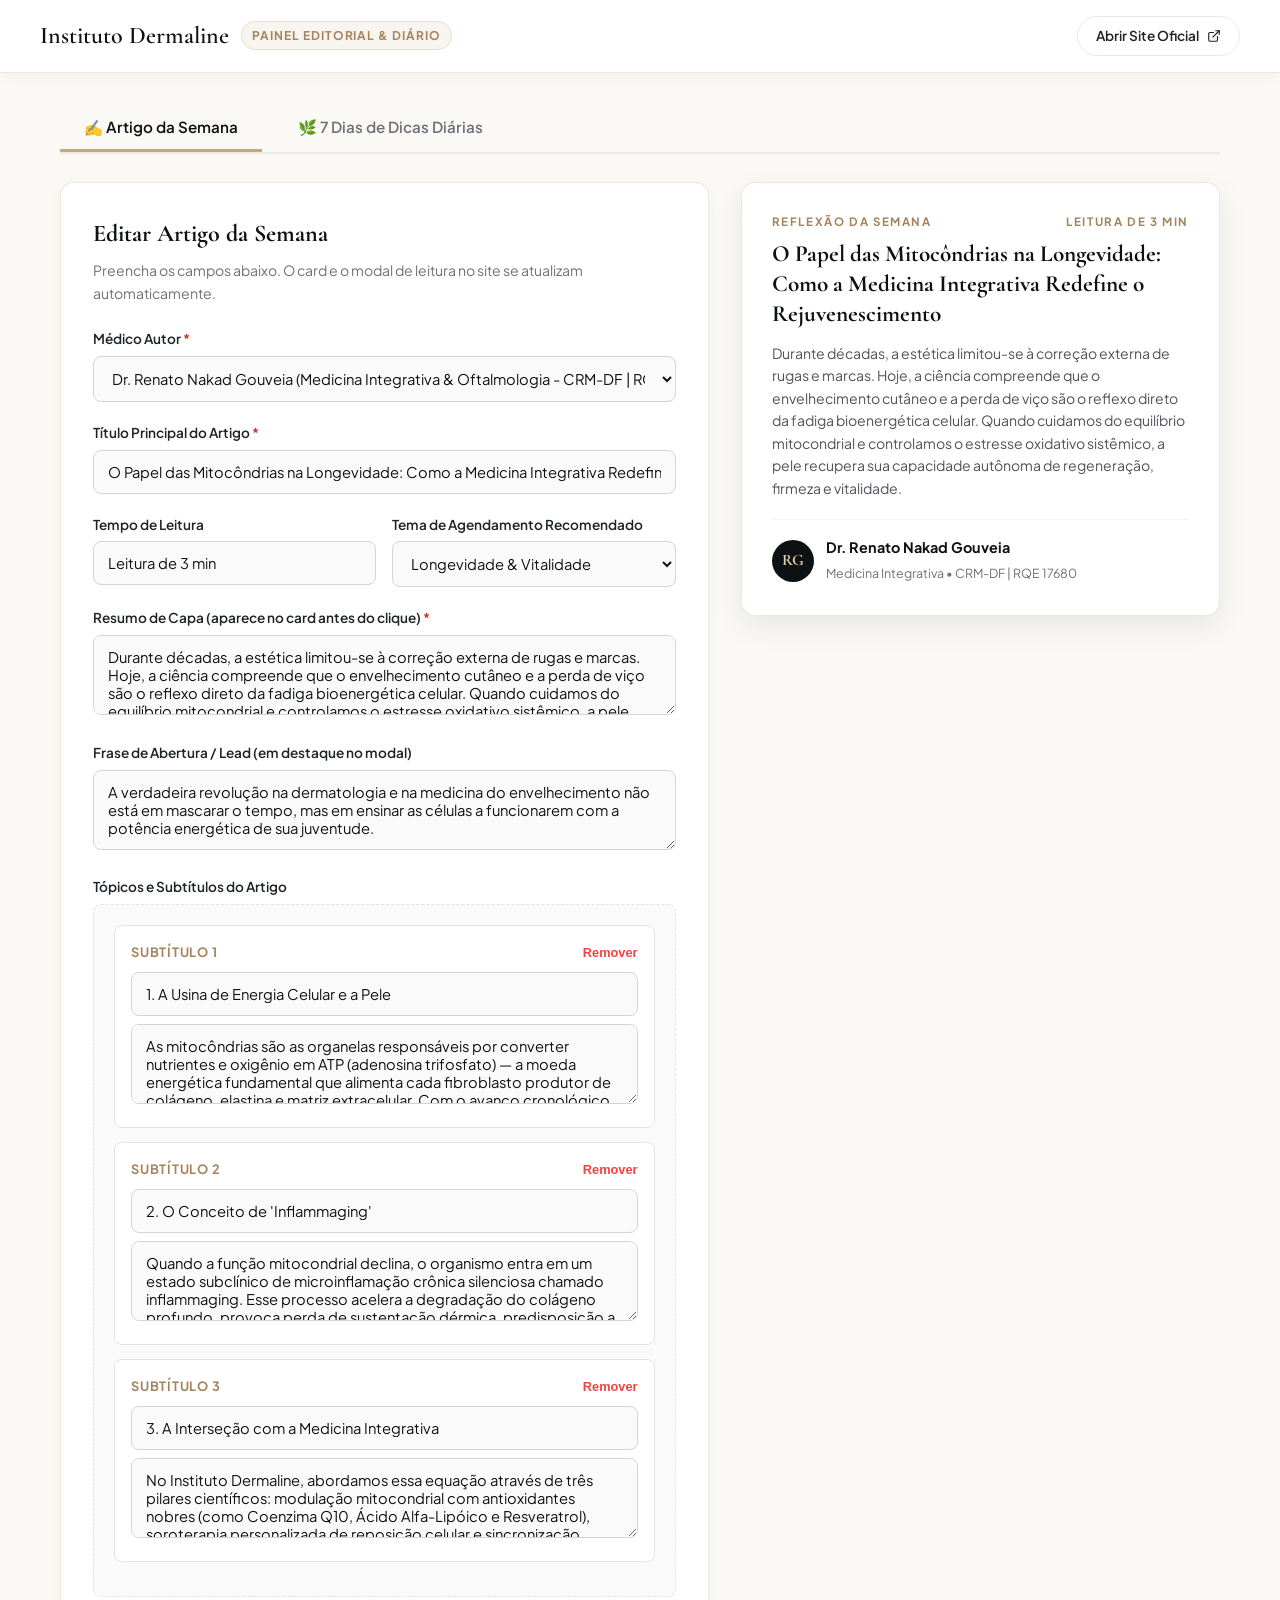
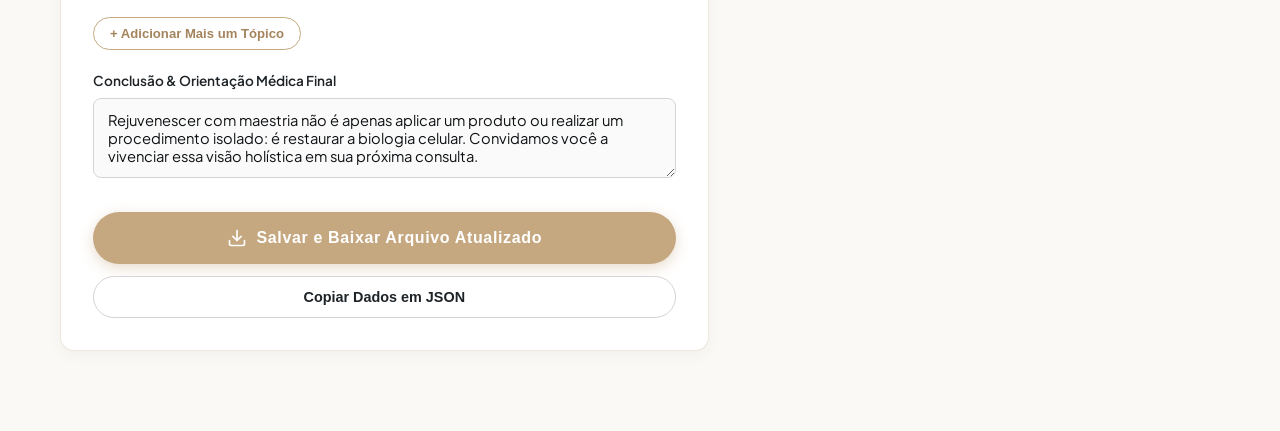
<file: painel_artigos.html>
<!DOCTYPE html>
<html lang="pt-BR">
<head>
  <meta charset="UTF-8">
  <meta name="viewport" content="width=device-width, initial-scale=1.0">
  <title>Painel Editorial | Instituto Dermaline</title>
  <!-- Favicon -->
  <link rel="icon" type="image/png" href="assets/images/favicon.png">
  <link rel="apple-touch-icon" href="assets/images/favicon.png">

  <link rel="preconnect" href="https://fonts.googleapis.com">
  <link rel="preconnect" href="https://fonts.gstatic.com" crossorigin>
  <link href="https://fonts.googleapis.com/css2?family=Cormorant+Garamond:wght@400;500;600;700&family=Plus+Jakarta+Sans:wght@300;400;500;600;700&display=swap" rel="stylesheet">
  
  <style>
    :root {
      --gold-primary: #C5A880;
      --gold-light: #DFCAAB;
      --gold-dark: #A4845C;
      --gold-soft: rgba(197, 168, 128, 0.12);
      --charcoal-900: #0E1113;
      --charcoal-800: #15191C;
      --charcoal-700: #1D2327;
      --bg-ivory: #FAF9F6;
      --surface-white: #FFFFFF;
      --border-color: rgba(197, 168, 128, 0.28);
      --font-serif: 'Cormorant Garamond', Georgia, serif;
      --font-sans: 'Plus Jakarta Sans', sans-serif;
      --radius-sm: 8px;
      --radius-md: 14px;
      --radius-pill: 9999px;
      --shadow-sm: 0 4px 16px rgba(0,0,0,0.04);
      --shadow-md: 0 10px 30px rgba(14, 17, 19, 0.08);
    }

    * {
      box-sizing: border-box;
      margin: 0;
      padding: 0;
    }

    body {
      font-family: var(--font-sans);
      background-color: var(--bg-ivory);
      color: var(--charcoal-900);
      line-height: 1.6;
      padding-bottom: 80px;
    }

    /* Barra Superior */
    .admin-header {
      background: #FFFFFF;
      border-bottom: 1px solid var(--border-color);
      position: sticky;
      top: 0;
      z-index: 100;
      padding: 16px 24px;
      box-shadow: var(--shadow-sm);
    }

    .admin-header-container {
      max-width: 1200px;
      margin: 0 auto;
      display: flex;
      align-items: center;
      justify-content: space-between;
      flex-wrap: wrap;
      gap: 16px;
    }

    .brand-title {
      display: flex;
      align-items: center;
      gap: 12px;
    }

    .brand-title h1 {
      font-family: var(--font-serif);
      font-size: 1.5rem;
      color: var(--charcoal-900);
      font-weight: 600;
    }

    .brand-badge {
      background: var(--gold-soft);
      color: var(--gold-dark);
      font-size: 0.75rem;
      font-weight: 700;
      padding: 4px 10px;
      border-radius: var(--radius-pill);
      border: 1px solid var(--border-color);
      text-transform: uppercase;
      letter-spacing: 0.08em;
    }

    .header-actions {
      display: flex;
      align-items: center;
      gap: 12px;
    }

    .btn-action-site {
      display: inline-flex;
      align-items: center;
      gap: 8px;
      padding: 8px 18px;
      border-radius: var(--radius-pill);
      border: 1px solid var(--border-color);
      background: transparent;
      color: var(--charcoal-700);
      font-size: 0.85rem;
      font-weight: 600;
      text-decoration: none;
      transition: all 0.25s ease;
    }

    .btn-action-site:hover {
      background: var(--gold-soft);
      color: var(--gold-dark);
      border-color: var(--gold-primary);
    }

    /* Layout Principal */
    .admin-container {
      max-width: 1200px;
      margin: 32px auto 0 auto;
      padding: 0 20px;
    }

    /* Abas de Navegação */
    .tabs-nav {
      display: flex;
      gap: 12px;
      border-bottom: 2px solid rgba(0,0,0,0.06);
      margin-bottom: 28px;
    }

    .tab-btn {
      padding: 12px 24px;
      font-family: var(--font-sans);
      font-size: 0.95rem;
      font-weight: 600;
      color: #71717A;
      background: none;
      border: none;
      border-bottom: 3px solid transparent;
      cursor: pointer;
      transition: all 0.25s ease;
      display: flex;
      align-items: center;
      gap: 8px;
    }

    .tab-btn.active {
      color: var(--charcoal-900);
      border-bottom-color: var(--gold-primary);
    }

    .tab-content {
      display: none;
    }

    .tab-content.active {
      display: block;
    }

    /* Grid do Editor */
    .editor-layout {
      display: grid;
      grid-template-columns: 1.15fr 0.85fr;
      gap: 32px;
      align-items: start;
    }

    @media (max-width: 960px) {
      .editor-layout {
        grid-template-columns: 1fr;
      }
    }

    /* Cartão do Formulário */
    .form-card {
      background: #FFFFFF;
      border-radius: var(--radius-md);
      padding: 32px;
      border: 1px solid var(--border-color);
      box-shadow: var(--shadow-sm);
    }

    .form-title {
      font-family: var(--font-serif);
      font-size: 1.5rem;
      margin-bottom: 6px;
      color: var(--charcoal-900);
    }

    .form-subtitle {
      font-size: 0.88rem;
      color: #71717A;
      margin-bottom: 24px;
    }

    .form-group {
      margin-bottom: 20px;
    }

    .form-label {
      display: block;
      font-size: 0.85rem;
      font-weight: 600;
      color: var(--charcoal-700);
      margin-bottom: 6px;
    }

    .form-label span.required {
      color: #DC2626;
    }

    .form-input, .form-select, .form-textarea {
      width: 100%;
      padding: 12px 14px;
      font-family: var(--font-sans);
      font-size: 0.92rem;
      border: 1px solid #D4D4D8;
      border-radius: var(--radius-sm);
      background-color: #FAFAFA;
      color: var(--charcoal-900);
      transition: all 0.2s ease;
    }

    .form-input:focus, .form-select:focus, .form-textarea:focus {
      outline: none;
      border-color: var(--gold-primary);
      background-color: #FFFFFF;
      box-shadow: 0 0 0 3px var(--gold-soft);
    }

    .form-textarea {
      resize: vertical;
      min-height: 80px;
    }

    .row-2 {
      display: grid;
      grid-template-columns: 1fr 1fr;
      gap: 16px;
    }

    /* Bloco de Tópicos */
    .topics-container {
      background: #FAFAFA;
      border: 1px dashed var(--border-color);
      border-radius: var(--radius-sm);
      padding: 20px;
      margin-bottom: 20px;
    }

    .topic-item {
      background: #FFFFFF;
      border: 1px solid #E4E4E7;
      border-radius: var(--radius-sm);
      padding: 16px;
      margin-bottom: 14px;
      position: relative;
    }

    .topic-header {
      display: flex;
      justify-content: space-between;
      align-items: center;
      margin-bottom: 10px;
    }

    .topic-number {
      font-size: 0.80rem;
      font-weight: 700;
      color: var(--gold-dark);
      text-transform: uppercase;
      letter-spacing: 0.06em;
    }

    .btn-remove-topic {
      background: none;
      border: none;
      color: #EF4444;
      font-size: 0.80rem;
      font-weight: 600;
      cursor: pointer;
    }

    .btn-add-topic {
      display: inline-flex;
      align-items: center;
      gap: 6px;
      background: #FFFFFF;
      border: 1px solid var(--gold-primary);
      color: var(--gold-dark);
      padding: 8px 16px;
      border-radius: var(--radius-pill);
      font-size: 0.82rem;
      font-weight: 600;
      cursor: pointer;
      transition: all 0.2s ease;
    }

    .btn-add-topic:hover {
      background: var(--gold-soft);
    }

    /* Barra de Ações do Formulário */
    .action-bar {
      display: flex;
      flex-direction: column;
      gap: 12px;
      margin-top: 28px;
    }

    .btn-primary-publish {
      display: flex;
      align-items: center;
      justify-content: center;
      gap: 10px;
      background: var(--gold-primary);
      color: #FFFFFF;
      border: none;
      padding: 16px 28px;
      border-radius: var(--radius-pill);
      font-size: 1rem;
      font-weight: 600;
      letter-spacing: 0.04em;
      cursor: pointer;
      box-shadow: 0 4px 14px rgba(197, 168, 128, 0.4);
      transition: all 0.3s ease;
    }

    .btn-primary-publish:hover {
      background: var(--gold-dark);
      transform: translateY(-1px);
    }

    .btn-secondary-copy {
      display: flex;
      align-items: center;
      justify-content: center;
      gap: 8px;
      background: #FFFFFF;
      color: var(--charcoal-700);
      border: 1px solid #D4D4D8;
      padding: 12px 20px;
      border-radius: var(--radius-pill);
      font-size: 0.90rem;
      font-weight: 600;
      cursor: pointer;
      transition: all 0.2s ease;
    }

    .btn-secondary-copy:hover {
      background: #F4F4F5;
    }

    /* Cartão de Pré-visualização em Tempo Real */
    .preview-sticky {
      position: sticky;
      top: 100px;
    }

    .preview-card {
      background: #FFFFFF;
      border-radius: var(--radius-md);
      padding: 30px;
      border: 1px solid var(--border-color);
      box-shadow: var(--shadow-md);
    }

    .preview-tag {
      font-size: 0.72rem;
      font-weight: 700;
      color: var(--gold-dark);
      letter-spacing: 0.14em;
      text-transform: uppercase;
      margin-bottom: 8px;
      display: flex;
      align-items: center;
      justify-content: space-between;
    }

    .preview-title {
      font-family: var(--font-serif);
      font-size: 1.45rem;
      line-height: 1.3;
      color: var(--charcoal-900);
      margin-bottom: 12px;
    }

    .preview-excerpt {
      font-size: 0.88rem;
      color: #52525B;
      line-height: 1.6;
      margin-bottom: 20px;
    }

    .preview-author {
      display: flex;
      align-items: center;
      gap: 12px;
      padding-top: 16px;
      border-top: 1px solid #F4F4F5;
    }

    .author-badge {
      width: 42px;
      height: 42px;
      border-radius: 50%;
      background: var(--charcoal-900);
      color: var(--gold-light);
      display: flex;
      align-items: center;
      justify-content: center;
      font-family: var(--font-serif);
      font-weight: 700;
      font-size: 1rem;
    }

    .author-info strong {
      display: block;
      font-size: 0.90rem;
      color: var(--charcoal-900);
    }

    .author-info span {
      font-size: 0.78rem;
      color: #71717A;
    }

    /* Modal de Notificação / Sucesso */
    .toast-notice {
      position: fixed;
      bottom: 24px;
      right: 24px;
      background: #10B981;
      color: #FFFFFF;
      padding: 14px 24px;
      border-radius: var(--radius-pill);
      font-weight: 600;
      font-size: 0.92rem;
      display: none;
      align-items: center;
      gap: 10px;
      box-shadow: 0 10px 25px rgba(16, 185, 129, 0.35);
      z-index: 1000;
      animation: slideUp 0.3s ease;
    }

    @keyframes slideUp {
      from { transform: translateY(20px); opacity: 0; }
      to { transform: translateY(0); opacity: 1; }
    }

    /* Estilos da Aba de Dicas Diárias */
    .days-grid {
      display: grid;
      grid-template-columns: repeat(auto-fit, minmax(320px, 1fr));
      gap: 24px;
    }

    .day-card {
      background: #FFFFFF;
      border: 1px solid var(--border-color);
      border-radius: var(--radius-md);
      padding: 24px;
      box-shadow: var(--shadow-sm);
    }

    .day-header {
      display: flex;
      align-items: center;
      justify-content: space-between;
      margin-bottom: 16px;
      padding-bottom: 10px;
      border-bottom: 1px solid #F4F4F5;
    }

    .day-title {
      font-family: var(--font-serif);
      font-size: 1.25rem;
      color: var(--charcoal-900);
    }

    .pill-section-label {
      font-size: 0.75rem;
      font-weight: 700;
      color: var(--gold-dark);
      text-transform: uppercase;
      letter-spacing: 0.08em;
      margin: 12px 0 6px 0;
    }
  </style>
</head>
<body>

  <!-- Topo do Painel -->
  <header class="admin-header">
    <div class="admin-header-container">
      <div class="brand-title">
        <h1>Instituto Dermaline</h1>
        <span class="brand-badge">Painel Editorial &amp; Diário</span>
      </div>
      <div class="header-actions">
        <a href="index.html" class="btn-action-site" target="_blank">
          <span>Abrir Site Oficial</span>
          <svg width="14" height="14" viewBox="0 0 24 24" fill="none" stroke="currentColor" stroke-width="2" stroke-linecap="round" stroke-linejoin="round">
            <path d="M18 13v6a2 2 0 0 1-2 2H5a2 2 0 0 1-2-2V8a2 2 0 0 1 2-2h6"></path>
            <polyline points="15 3 21 3 21 9"></polyline>
            <line x1="10" y1="14" x2="21" y2="3"></line>
          </svg>
        </a>
      </div>
    </div>
  </header>

  <main class="admin-container">

    <!-- Navegação de Abas -->
    <div class="tabs-nav">
      <button class="tab-btn active" data-tab="tab-artigo">
        ✍️ Artigo da Semana
      </button>
      <button class="tab-btn" data-tab="tab-dicas">
        🌿 7 Dias de Dicas Diárias
      </button>
    </div>

    <!-- ABA 1: ARTIGO DA SEMANA -->
    <section class="tab-content active" id="tab-artigo">
      <div class="editor-layout">
        
        <!-- Formulário de Edição -->
        <div class="form-card">
          <h2 class="form-title">Editar Artigo da Semana</h2>
          <p class="form-subtitle">Preencha os campos abaixo. O card e o modal de leitura no site se atualizam automaticamente.</p>

          <div class="form-group">
            <label class="form-label">Médico Autor <span class="required">*</span></label>
            <select class="form-select" id="artigoAutor">
              <option value="Dr. Renato Nakad Gouveia">Dr. Renato Nakad Gouveia (Medicina Integrativa &amp; Oftalmologia - CRM-DF | RQE 17680)</option>
              <option value="Dra. Line Manuelle Gouveia">Dra. Line Manuelle Gouveia (Dermatologia Clínica, Cirúrgica &amp; Estética - CRM-DF 17449)</option>
            </select>
          </div>

          <div class="form-group">
            <label class="form-label">Título Principal do Artigo <span class="required">*</span></label>
            <input type="text" class="form-input" id="artigoTitulo" placeholder="Ex: O Papel das Mitocôndrias na Longevidade">
          </div>

          <div class="row-2">
            <div class="form-group">
              <label class="form-label">Tempo de Leitura</label>
              <input type="text" class="form-input" id="artigoTempo" value="Leitura de 3 min">
            </div>
            <div class="form-group">
              <label class="form-label">Tema de Agendamento Recomendado</label>
              <select class="form-select" id="artigoProcedimento">
                <option value="Longevidade & Vitalidade">Longevidade &amp; Vitalidade</option>
                <option value="Dermatologia Clínica">Dermatologia Clínica</option>
                <option value="Rejuvenescimento Facial">Rejuvenescimento Facial</option>
                <option value="Consulta Médica Geral">Consulta Médica Geral</option>
              </select>
            </div>
          </div>

          <div class="form-group">
            <label class="form-label">Resumo de Capa (aparece no card antes do clique) <span class="required">*</span></label>
            <textarea class="form-textarea" id="artigoResumo" rows="3" placeholder="Breve introdução convidativa de 3 a 4 linhas..."></textarea>
          </div>

          <div class="form-group">
            <label class="form-label">Frase de Abertura / Lead (em destaque no modal)</label>
            <textarea class="form-textarea" id="artigoLead" rows="2" placeholder="Frase marcante que abre a reflexão com autoridade médica..."></textarea>
          </div>

          <!-- Tópicos do Artigo -->
          <label class="form-label">Tópicos e Subtítulos do Artigo</label>
          <div class="topics-container" id="topicsContainer">
            <!-- Inserido dinamicamente via JS -->
          </div>
          <button type="button" class="btn-add-topic" id="btnAddTopic">
            + Adicionar Mais um Tópico
          </button>

          <div class="form-group" style="margin-top: 20px;">
            <label class="form-label">Conclusão &amp; Orientação Médica Final</label>
            <textarea class="form-textarea" id="artigoConclusao" rows="2" placeholder="Mensagem acolhedora e convite à avaliação na clínica..."></textarea>
          </div>

          <!-- Barra de Publicação -->
          <div class="action-bar">
            <button type="button" class="btn-primary-publish" id="btnDownloadJson">
              <svg width="20" height="20" viewBox="0 0 24 24" fill="none" stroke="currentColor" stroke-width="2" stroke-linecap="round" stroke-linejoin="round">
                <path d="M21 15v4a2 2 0 0 1-2 2H5a2 2 0 0 1-2-2v-4"></path>
                <polyline points="7 10 12 15 17 10"></polyline>
                <line x1="12" y1="15" x2="12" y2="3"></line>
              </svg>
              <span>Salvar e Baixar Arquivo Atualizado</span>
            </button>
            <button type="button" class="btn-secondary-copy" id="btnCopyJson">
              <span>Copiar Dados em JSON</span>
            </button>
          </div>

        </div>

        <!-- Pré-visualização do Card no Site -->
        <div class="preview-sticky">
          <div class="preview-card">
            <div class="preview-tag">
              <span>REFLEXÃO DA SEMANA</span>
              <span id="prevTempo">Leitura de 3 min</span>
            </div>
            <h3 class="preview-title" id="prevTitulo">Título do Artigo</h3>
            <p class="preview-excerpt" id="prevResumo">O resumo aparecerá aqui enquanto você digita no formulário ao lado...</p>
            
            <div class="preview-author">
              <div class="author-badge" id="prevBadge">RG</div>
              <div class="author-info">
                <strong id="prevAutorNome">Dr. Renato Nakad Gouveia</strong>
                <span id="prevAutorRole">Medicina Integrativa • CRM-DF | RQE 17680</span>
              </div>
            </div>
          </div>
        </div>

      </div>
    </section>

    <!-- ABA 2: 7 DIAS DE DICAS DIÁRIAS -->
    <section class="tab-content" id="tab-dicas">
      <div style="margin-bottom: 24px;">
        <h2 class="form-title">Pílulas de Saúde: Rotação Automática dos 7 Dias</h2>
        <p class="form-subtitle">Você pode inspecionar e personalizar a dica de cada dia da semana (Segunda a Domingo).</p>
      </div>

      <div class="days-grid" id="daysGrid">
        <!-- Inserido dinamicamente via JS -->
      </div>
    </section>

  </main>

  <!-- Notificação Toast -->
  <div class="toast-notice" id="toast">
    <svg width="20" height="20" viewBox="0 0 24 24" fill="none" stroke="currentColor" stroke-width="2" stroke-linecap="round" stroke-linejoin="round">
      <polyline points="20 6 9 17 4 12"></polyline>
    </svg>
    <span id="toastMsg">Arquivo salvo com sucesso!</span>
  </div>

  <script>
    // Estado global de dados (inicializado com dados reais)
    let siteData = {
      config: {
        rotacao_automatica: true,
        descricao: "Base de dados do Diário Dermaline gerada com inteligência científica e supervisionada pelo corpo clínico."
      },
      artigo_semana: {
        titulo: "O Papel das Mitocôndrias na Longevidade: Como a Medicina Integrativa Redefine o Rejuvenescimento",
        tempo_leitura: "Leitura de 3 min",
        autor: "Dr. Renato Nakad Gouveia",
        crm: "CRM-DF | RQE 17680",
        especialidade: "Medicina Integrativa & Longevidade",
        resumo: "Durante décadas, a estética limitou-se à correção externa de rugas e marcas. Hoje, a ciência compreende que o envelhecimento cutâneo e a perda de viço são o reflexo direto da fadiga bioenergética celular. Quando cuidamos do equilíbrio mitocondrial e controlamos o estresse oxidativo sistêmico, a pele recupera sua capacidade autônoma de regeneração, firmeza e vitalidade.",
        lead: "A verdadeira revolução na dermatologia e na medicina do envelhecimento não está em mascarar o tempo, mas em ensinar as células a funcionarem com a potência energética de sua juventude.",
        topicos: [
          {
            titulo: "1. A Usina de Energia Celular e a Pele",
            texto: "As mitocôndrias são as organelas responsáveis por converter nutrientes e oxigênio em ATP (adenosina trifosfato) — a moeda energética fundamental que alimenta cada fibroblasto produtor de colágeno, elastina e matriz extracelular. Com o avanço cronológico, o estresse crônico, a poluição e a glicação alimentar aumentam as espécies reativas de oxigênio, degradando essa usina de vitalidade."
          },
          {
            titulo: "2. O Conceito de 'Inflammaging'",
            texto: "Quando a função mitocondrial declina, o organismo entra em um estado subclínico de microinflamação crônica silenciosa chamado inflammaging. Esse processo acelera a degradação do colágeno profundo, provoca perda de sustentação dérmica, predisposição a manchas persistentes e reduz expressivamente a resposta aos procedimentos estéticos convencionais."
          },
          {
            titulo: "3. A Interseção com a Medicina Integrativa",
            texto: "No Instituto Dermaline, abordamos essa equação através de três pilares científicos: modulação mitocondrial com antioxidantes nobres (como Coenzima Q10, Ácido Alfa-Lipóico e Resveratrol), soroterapia personalizada de reposição celular e sincronização hormonal fisiológica. O resultado é um organismo biologicamente revitalizado, onde os tratamentos dermatológicos externos encontram um terreno fértil para resultados duradouros e naturais."
          }
        ],
        conclusao: "Rejuvenescer com maestria não é apenas aplicar um produto ou realizar um procedimento isolado: é restaurar a biologia celular. Convidamos você a vivenciar essa visão holística em sua próxima consulta.",
        procedimento_cta: "Longevidade & Vitalidade"
      },
      dicas_diarias: []
    };

    // Tentar carregar o conteudo_diario.json existente
    const initData = async () => {
      try {
        const resp = await fetch('./conteudo_diario.json');
        if (resp.ok) {
          const loaded = await resp.json();
          if (loaded.artigo_semana) siteData.artigo_semana = loaded.artigo_semana;
          if (loaded.dicas_diarias) siteData.dicas_diarias = loaded.dicas_diarias;
        }
      } catch (e) {
        console.log('Carregando dados locais padrão.');
      }
      populateForm();
      renderTopics();
      renderDays();
      updatePreview();
    };

    // Preencher campos do formulário
    const populateForm = () => {
      const art = siteData.artigo_semana;
      document.getElementById('artigoTitulo').value = art.titulo || '';
      document.getElementById('artigoTempo').value = art.tempo_leitura || 'Leitura de 3 min';
      document.getElementById('artigoResumo').value = art.resumo || '';
      document.getElementById('artigoLead').value = art.lead || '';
      document.getElementById('artigoConclusao').value = art.conclusao || '';
      if (art.procedimento_cta) document.getElementById('artigoProcedimento').value = art.procedimento_cta;
      
      const selectAutor = document.getElementById('artigoAutor');
      if (art.autor && art.autor.includes('Line')) {
        selectAutor.value = "Dra. Line Manuelle Gouveia";
      } else {
        selectAutor.value = "Dr. Renato Nakad Gouveia";
      }
    };

    // Renderizar lista de tópicos editáveis
    const renderTopics = () => {
      const container = document.getElementById('topicsContainer');
      container.innerHTML = '';
      const topicos = siteData.artigo_semana.topicos || [];

      topicos.forEach((t, idx) => {
        const topicEl = document.createElement('div');
        topicEl.className = 'topic-item';
        topicEl.innerHTML = `
          <div class="topic-header">
            <span class="topic-number">Subtítulo ${idx + 1}</span>
            ${topicos.length > 1 ? `<button type="button" class="btn-remove-topic" onclick="removeTopic(${idx})">Remover</button>` : ''}
          </div>
          <div class="form-group" style="margin-bottom: 8px;">
            <input type="text" class="form-input topic-title-input" value="${t.titulo || ''}" placeholder="Ex: ${idx + 1}. Subtítulo do Ponto" oninput="updateTopicTitle(${idx}, this.value)">
          </div>
          <div>
            <textarea class="form-textarea topic-text-input" rows="2" placeholder="Explicação científica e prática deste ponto..." oninput="updateTopicText(${idx}, this.value)">${t.texto || ''}</textarea>
          </div>
        `;
        container.appendChild(topicEl);
      });
    };

    window.updateTopicTitle = (idx, val) => {
      siteData.artigo_semana.topicos[idx].titulo = val;
    };

    window.updateTopicText = (idx, val) => {
      siteData.artigo_semana.topicos[idx].texto = val;
    };

    window.removeTopic = (idx) => {
      siteData.artigo_semana.topicos.splice(idx, 1);
      renderTopics();
    };

    document.getElementById('btnAddTopic').addEventListener('click', () => {
      const currentCount = siteData.artigo_semana.topicos.length;
      siteData.artigo_semana.topicos.push({
        titulo: `${currentCount + 1}. Novo Subtítulo`,
        texto: ""
      });
      renderTopics();
    });

    // Atualização em Tempo Real do Card de Preview
    const updatePreview = () => {
      const titulo = document.getElementById('artigoTitulo').value;
      const tempo = document.getElementById('artigoTempo').value;
      const resumo = document.getElementById('artigoResumo').value;
      const autor = document.getElementById('artigoAutor').value;

      document.getElementById('prevTitulo').textContent = titulo || "Título do Artigo";
      document.getElementById('prevTempo').textContent = tempo || "Leitura de 3 min";
      document.getElementById('prevResumo').textContent = resumo || "O resumo aparecerá aqui...";
      document.getElementById('prevAutorNome').textContent = autor;

      if (autor.includes('Line')) {
        document.getElementById('prevBadge').textContent = 'LG';
        document.getElementById('prevAutorRole').textContent = 'Dermatologia • CRM-DF 17449';
      } else {
        document.getElementById('prevBadge').textContent = 'RG';
        document.getElementById('prevAutorRole').textContent = 'Medicina Integrativa • CRM-DF | RQE 17680';
      }
    };

    ['artigoTitulo', 'artigoTempo', 'artigoResumo', 'artigoAutor'].forEach(id => {
      document.getElementById(id).addEventListener('input', updatePreview);
    });

    // Sincronizar dados antes de salvar
    const syncDataFromInputs = () => {
      const art = siteData.artigo_semana;
      art.titulo = document.getElementById('artigoTitulo').value;
      art.tempo_leitura = document.getElementById('artigoTempo').value;
      art.resumo = document.getElementById('artigoResumo').value;
      art.lead = document.getElementById('artigoLead').value;
      art.conclusao = document.getElementById('artigoConclusao').value;
      art.procedimento_cta = document.getElementById('artigoProcedimento').value;
      art.autor = document.getElementById('artigoAutor').value;

      if (art.autor.includes('Line')) {
        art.crm = "CRM-DF 17449";
        art.especialidade = "Dermatologia Clínica, Cirúrgica & Estética";
      } else {
        art.crm = "CRM-DF | RQE 17680";
        art.especialidade = "Medicina Integrativa & Longevidade";
      }
    };

    // Download do arquivo conteudo_diario.json
    document.getElementById('btnDownloadJson').addEventListener('click', () => {
      syncDataFromInputs();
      const jsonStr = JSON.stringify(siteData, null, 2);
      const blob = new Blob([jsonStr], { type: 'application/json' });
      const url = URL.createObjectURL(blob);
      const a = document.createElement('a');
      a.href = url;
      a.download = 'conteudo_diario.json';
      document.body.appendChild(a);
      a.click();
      document.body.removeChild(a);
      URL.revokeObjectURL(url);
      showToast('Arquivo "conteudo_diario.json" gerado! Basta substituir na pasta do site.');
    });

    // Copiar JSON
    document.getElementById('btnCopyJson').addEventListener('click', () => {
      syncDataFromInputs();
      const jsonStr = JSON.stringify(siteData, null, 2);
      navigator.clipboard.writeText(jsonStr).then(() => {
        showToast('JSON copiado para a área de transferência!');
      });
    });

    // Mensagem Toast
    const showToast = (msg) => {
      const t = document.getElementById('toast');
      document.getElementById('toastMsg').textContent = msg;
      t.style.display = 'flex';
      setTimeout(() => {
        t.style.display = 'none';
      }, 4000);
    };

    // Renderizar Dicas Diárias
    const renderDays = () => {
      const grid = document.getElementById('daysGrid');
      grid.innerHTML = '';
      const dicas = siteData.dicas_diarias || [];

      dicas.forEach(d => {
        const card = document.createElement('div');
        card.className = 'day-card';
        card.innerHTML = `
          <div class="day-header">
            <h3 class="day-title">${d.dia_semana} (Dia ${d.dia})</h3>
            <span class="brand-badge">Automático</span>
          </div>

          <div class="pill-section-label">🌿 Nutriente Celular:</div>
          <strong style="font-size:0.92rem;">${d.nutriente.titulo}</strong>
          <p style="font-size:0.84rem; color:#52525B; margin-top:2px;">${d.nutriente.descricao}</p>

          <div class="pill-section-label" style="margin-top:14px;">🔬 Dermatologia & Lesões:</div>
          <strong style="font-size:0.92rem;">${d.dermatologia.titulo}</strong>
          <p style="font-size:0.84rem; color:#52525B; margin-top:2px;">${d.dermatologia.descricao}</p>

          <div class="pill-section-label" style="margin-top:14px;">✨ Beleza & Rotina:</div>
          <strong style="font-size:0.92rem;">${d.beleza.titulo}</strong>
          <p style="font-size:0.84rem; color:#52525B; margin-top:2px;">${d.beleza.descricao}</p>
        `;
        grid.appendChild(card);
      });
    };

    // Controle de Abas
    document.querySelectorAll('.tab-btn').forEach(btn => {
      btn.addEventListener('click', () => {
        document.querySelectorAll('.tab-btn').forEach(b => b.classList.remove('active'));
        document.querySelectorAll('.tab-content').forEach(c => c.classList.remove('active'));

        btn.classList.add('active');
        const targetId = btn.getAttribute('data-tab');
        document.getElementById(targetId).classList.add('active');
      });
    });

    initData();
  </script>

</body>
</html>
</file>
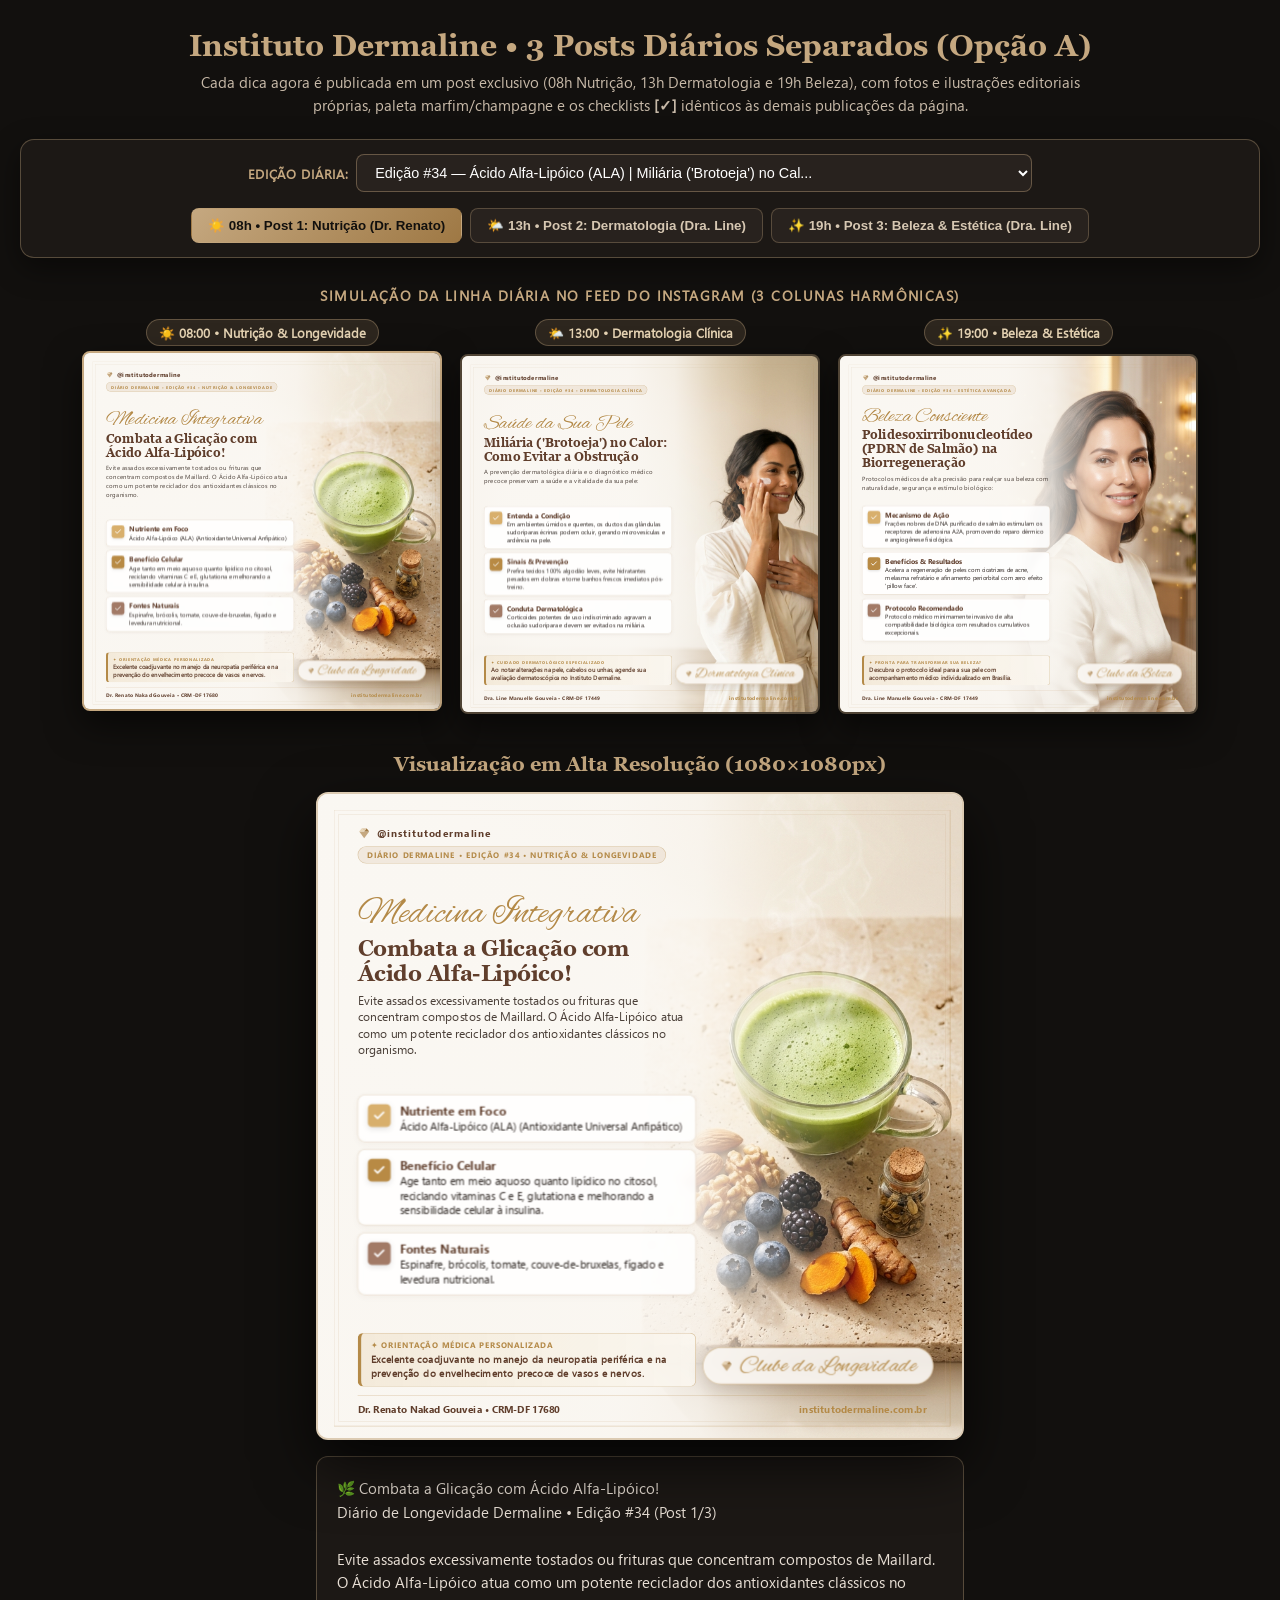
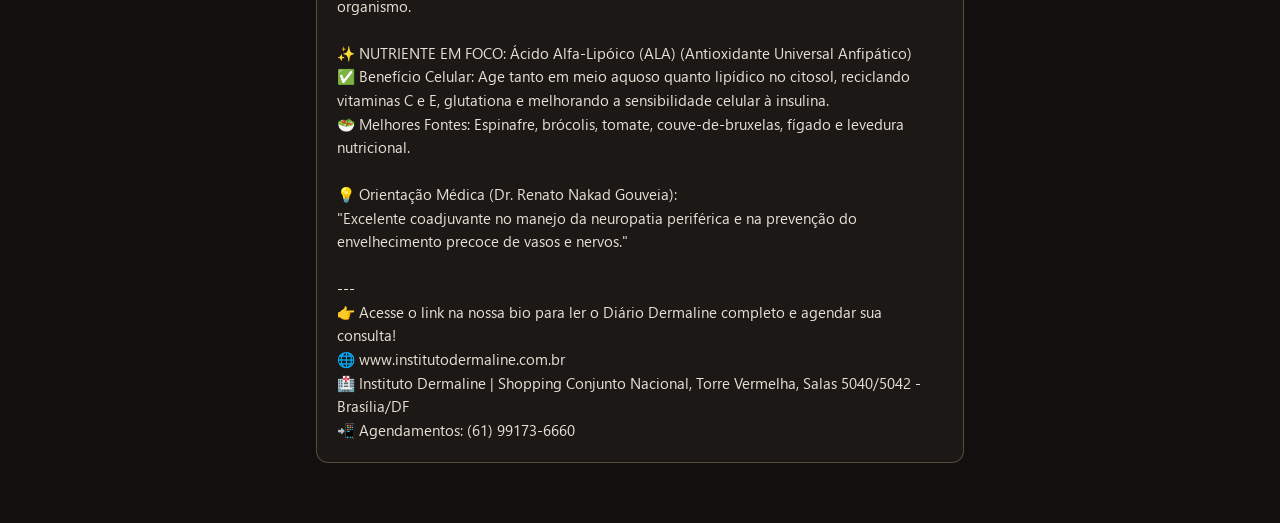
<file: painel_preview_card.html>
<!DOCTYPE html>
<html lang="pt-BR">
<head>
  <meta charset="UTF-8">
  <meta name="viewport" content="width=device-width, initial-scale=1.0">
  <title>Preview & Gerador • 3 Posts Diários Instagram/Facebook | Instituto Dermaline</title>
  
  <style>
    @font-face {
      font-family: 'AlexBrush';
      src: url('assets/fonts/AlexBrush-Regular.ttf') format('truetype');
    }
    @font-face {
      font-family: 'SerifLuxury';
      src: url('assets/fonts/Georgia-Bold.ttf') format('truetype');
    }
    @font-face {
      font-family: 'SansLuxury';
      src: url('assets/fonts/SegoeUI.ttf') format('truetype');
    }
    @font-face {
      font-family: 'SansLuxuryBold';
      src: url('assets/fonts/SegoeUI-Bold.ttf') format('truetype');
    }

    :root {
      --color-ivory-bg: #FAF7F2;
      --color-bronze-title: #603E2C;
      --color-gold-script: #B48A48;
      --color-gold-primary: #C5A880;
      --color-text-dark: #2C2420;
      --color-text-body: #4A3F38;
      --color-chk-1: #D8AF6C;
      --color-chk-2: #B88A44;
      --color-chk-3: #A27A66;
    }

    * {
      box-sizing: border-box;
      margin: 0;
      padding: 0;
    }

    body {
      font-family: 'SansLuxury', -apple-system, BlinkMacSystemFont, 'Segoe UI', Roboto, sans-serif;
      background: #12100E;
      color: #F5EFE6;
      min-height: 100vh;
      display: flex;
      flex-direction: column;
      align-items: center;
      padding: 28px 20px 60px;
    }

    /* Modo de Renderização 1080x1080 Puro para Captura de Imagem */
    body.render-mode {
      padding: 0;
      margin: 0;
      width: 1080px;
      height: 1080px;
      overflow: hidden;
      background: var(--color-ivory-bg);
      display: block;
    }

    body.render-mode .preview-header,
    body.render-mode .controls-bar,
    body.render-mode .triptych-section,
    body.render-mode .zoom-header,
    body.render-mode .caption-preview {
      display: none !important;
    }

    body.render-mode .zoom-section {
      max-width: none;
      width: 1080px;
      height: 1080px;
      margin: 0;
      gap: 0;
    }

    body.render-mode .zoom-wrapper {
      width: 1080px !important;
      height: 1080px !important;
      border: none !important;
      border-radius: 0 !important;
      box-shadow: none !important;
    }

    body.render-mode #mainCard1080 {
      transform: none !important;
    }

    /* Cabeçalho da Interface */
    .preview-header {
      text-align: center;
      max-width: 920px;
      margin-bottom: 22px;
    }

    .preview-header h1 {
      font-family: 'SerifLuxury', Georgia, serif;
      font-size: 1.9rem;
      color: var(--color-gold-primary);
      margin-bottom: 8px;
    }

    .preview-header p {
      font-size: 0.96rem;
      color: #C7B9A8;
      line-height: 1.5;
    }

    .controls-bar {
      display: flex;
      flex-wrap: wrap;
      gap: 16px;
      align-items: center;
      justify-content: center;
      background: #1C1815;
      padding: 14px 24px;
      border-radius: 14px;
      border: 1px solid rgba(197, 168, 128, 0.35);
      margin-bottom: 28px;
      box-shadow: 0 10px 30px rgba(0,0,0,0.45);
    }

    .control-group {
      display: flex;
      align-items: center;
      gap: 8px;
    }

    label {
      font-size: 0.84rem;
      color: var(--color-gold-primary);
      font-weight: 700;
      text-transform: uppercase;
      letter-spacing: 0.05em;
    }

    select {
      background: #28221E;
      color: #FFFFFF;
      border: 1px solid rgba(197, 168, 128, 0.4);
      padding: 9px 14px;
      border-radius: 8px;
      font-size: 0.9rem;
      cursor: pointer;
    }

    .pilar-tabs {
      display: flex;
      gap: 8px;
      flex-wrap: wrap;
    }

    .pilar-tab {
      background: #28221E;
      color: #D6C7B2;
      border: 1px solid rgba(197, 168, 128, 0.3);
      padding: 9px 16px;
      border-radius: 8px;
      font-weight: 600;
      cursor: pointer;
      transition: all 0.2s;
    }

    .pilar-tab.active {
      background: linear-gradient(135deg, #C5A880, #9E7844);
      color: #12100E;
      border-color: transparent;
      font-weight: 700;
    }

    /* Grade de 3 Colunas (Simulador do Grid do Instagram) */
    .triptych-section {
      margin-bottom: 38px;
      width: 100%;
      max-width: 1180px;
    }

    .triptych-title {
      text-align: center;
      font-size: 0.9rem;
      text-transform: uppercase;
      letter-spacing: 0.1em;
      color: var(--color-gold-primary);
      margin-bottom: 14px;
      font-weight: 700;
    }

    .triptych-grid {
      display: grid;
      grid-template-columns: repeat(3, 360px);
      gap: 18px;
      justify-content: center;
    }

    @media (max-width: 1150px) {
      .triptych-grid {
        grid-template-columns: 1fr;
        justify-items: center;
      }
    }

    .post-column {
      display: flex;
      flex-direction: column;
      align-items: center;
      gap: 8px;
    }

    .post-schedule-tag {
      font-size: 0.8rem;
      font-weight: 700;
      color: #E5D3B3;
      background: rgba(197, 168, 128, 0.15);
      border: 1px solid rgba(197, 168, 128, 0.35);
      padding: 4px 12px;
      border-radius: 20px;
    }

    .mini-card-viewport {
      width: 360px;
      height: 360px;
      border-radius: 8px;
      overflow: hidden;
      border: 2px solid rgba(197, 168, 128, 0.35);
      box-shadow: 0 14px 35px rgba(0,0,0,0.55);
      position: relative;
      cursor: pointer;
      transition: transform 0.2s, border-color 0.2s;
    }

    .mini-card-viewport:hover,
    .mini-card-viewport.selected {
      transform: translateY(-3px);
      border-color: var(--color-gold-primary);
    }

    .mini-card-viewport .dermaline-card-1080 {
      transform: scale(0.333333);
      transform-origin: top left;
    }

    /* Área de Visualização Principal em Alta Definição */
    .zoom-section {
      display: flex;
      flex-direction: column;
      align-items: center;
      gap: 16px;
      width: 100%;
      max-width: 720px;
    }

    .zoom-header {
      font-family: 'SerifLuxury', serif;
      font-size: 1.25rem;
      color: var(--color-gold-primary);
      text-align: center;
    }

    .zoom-wrapper {
      width: 648px;
      height: 648px;
      border-radius: 12px;
      overflow: hidden;
      border: 2px solid rgba(197, 168, 128, 0.55);
      box-shadow: 0 24px 60px rgba(0,0,0,0.7);
      position: relative;
      background: var(--color-ivory-bg);
    }

    .zoom-wrapper .dermaline-card-1080 {
      transform: scale(0.6);
      transform-origin: top left;
    }

    @media (max-width: 700px) {
      .zoom-wrapper {
        width: 360px;
        height: 360px;
      }
      .zoom-wrapper .dermaline-card-1080 {
        transform: scale(0.333333);
      }
    }

    /* ==========================================================================
       DESIGN OFICIAL DO CARD 1080x1080 (@institutodermaline)
       Inspirado nas postagens de Laser, Sculptra e Preenchedores da página
       ========================================================================== */
    .dermaline-card-1080 {
      width: 1080px;
      height: 1080px;
      position: relative;
      background-color: var(--color-ivory-bg);
      background-size: cover;
      background-position: center right;
      overflow: hidden;
      user-select: none;
    }

    /* Gradiente marfim/champagne à esquerda para leitura cristalina */
    .card-ivory-gradient {
      position: absolute;
      inset: 0;
      background: linear-gradient(
        90deg,
        rgba(250, 247, 242, 0.98) 0%,
        rgba(250, 247, 242, 0.96) 46%,
        rgba(250, 247, 242, 0.82) 59%,
        rgba(250, 247, 242, 0.28) 72%,
        rgba(250, 247, 242, 0.0) 84%
      );
      z-index: 1;
    }

    /* Moldura dupla dourada editorial */
    .card-frame-outer {
      position: absolute;
      inset: 26px;
      border: 1.5px solid rgba(180, 138, 72, 0.42);
      pointer-events: none;
      z-index: 4;
    }

    .card-frame-inner {
      position: absolute;
      inset: 34px;
      border: 1px solid rgba(197, 168, 128, 0.25);
      pointer-events: none;
      z-index: 4;
    }

    /* Área de Conteúdo (Coluna Esquerda Editorial) */
    .card-body-left {
      position: relative;
      z-index: 3;
      width: 650px;
      height: 100%;
      padding: 54px 20px 92px 66px;
      display: flex;
      flex-direction: column;
      justify-content: space-between;
    }

    /* Topo: @institutodermaline + Selo da Edição */
    .card-top-bar {
      display: flex;
      flex-direction: column;
      gap: 10px;
    }

    .brand-handle-row {
      display: flex;
      align-items: center;
      gap: 10px;
      font-family: 'SansLuxuryBold', sans-serif;
      font-size: 17px;
      color: var(--color-bronze-title);
      letter-spacing: 0.08em;
    }

    .pilar-pill-badge {
      display: inline-flex;
      align-items: center;
      width: fit-content;
      font-family: 'SansLuxuryBold', sans-serif;
      font-size: 13px;
      letter-spacing: 0.12em;
      text-transform: uppercase;
      color: var(--color-gold-script);
      background: rgba(197, 168, 128, 0.18);
      border: 1px solid rgba(180, 138, 72, 0.4);
      padding: 5px 14px;
      border-radius: 20px;
    }

    /* Bloco de Títulos (Cursivo Dourado + Serif Bronze) */
    .card-title-group {
      margin-top: 4px;
    }

    .eyebrow-script {
      font-family: 'AlexBrush', cursive;
      font-size: 62px;
      color: var(--color-gold-script);
      line-height: 0.95;
      margin-bottom: 4px;
      text-shadow: 0 2px 4px rgba(255,255,255,0.9);
    }

    .main-serif-title {
      font-family: 'SerifLuxury', Georgia, serif;
      font-size: 37px;
      line-height: 1.14;
      color: var(--color-bronze-title);
      letter-spacing: -0.015em;
      margin-bottom: 10px;
      max-width: 575px;
    }

    .intro-description {
      font-family: 'SansLuxury', sans-serif;
      font-size: 19.5px;
      line-height: 1.38;
      color: var(--color-text-body);
      max-width: 565px;
    }

    /* Os 3 Checklists com Quadrados [✓] (Padrão @institutodermaline) */
    .checklist-stack {
      display: flex;
      flex-direction: column;
      gap: 12px;
      margin: 10px 0;
      max-width: 575px;
    }

    .check-card-row {
      display: flex;
      align-items: flex-start;
      gap: 15px;
      background: rgba(255, 255, 255, 0.86);
      backdrop-filter: blur(6px);
      border: 1px solid rgba(197, 168, 128, 0.42);
      border-radius: 12px;
      padding: 13px 16px;
      box-shadow: 0 4px 14px rgba(96, 62, 44, 0.05);
    }

    .check-icon-box {
      width: 38px;
      height: 38px;
      min-width: 38px;
      border-radius: 7px;
      display: flex;
      align-items: center;
      justify-content: center;
      margin-top: 2px;
      box-shadow: 0 3px 8px rgba(0,0,0,0.12);
    }

    .check-icon-box.chk-1 { background: var(--color-chk-1); }
    .check-icon-box.chk-2 { background: var(--color-chk-2); }
    .check-icon-box.chk-3 { background: var(--color-chk-3); }

    .check-icon-box svg {
      width: 22px;
      height: 22px;
      stroke: #FFFFFF;
      stroke-width: 3;
    }

    .check-text-col {
      display: flex;
      flex-direction: column;
      gap: 3px;
    }

    .check-item-title {
      font-family: 'SansLuxuryBold', sans-serif;
      font-size: 20px;
      color: var(--color-bronze-title);
      line-height: 1.2;
    }

    .check-item-desc {
      font-family: 'SansLuxury', sans-serif;
      font-size: 18px;
      color: var(--color-text-dark);
      line-height: 1.34;
    }

    /* Bloco de Orientação Médica Assinada */
    .medical-advice-box {
      max-width: 575px;
      background: linear-gradient(90deg, rgba(243, 233, 216, 0.95), rgba(250, 246, 239, 0.9));
      border: 1px solid rgba(180, 138, 72, 0.45);
      border-left: 6px solid var(--color-gold-script);
      border-radius: 10px;
      padding: 11px 16px;
    }

    .medical-advice-label {
      font-family: 'SansLuxuryBold', sans-serif;
      font-size: 13px;
      letter-spacing: 0.1em;
      text-transform: uppercase;
      color: var(--color-gold-script);
      margin-bottom: 3px;
    }

    .medical-advice-text {
      font-family: 'SansLuxury', sans-serif;
      font-size: 17.5px;
      line-height: 1.32;
      color: var(--color-bronze-title);
      font-weight: 600;
    }

    /* Selo Flutuante à Direita (Estilo "Clube do Sculptra" / "Clube do Laser") */
    .clube-signature-badge {
      position: absolute;
      right: 54px;
      bottom: 96px;
      z-index: 3;
      background: rgba(250, 247, 242, 0.92);
      backdrop-filter: blur(6px);
      border: 1.5px solid rgba(180, 138, 72, 0.55);
      padding: 10px 28px;
      border-radius: 40px;
      box-shadow: 0 10px 28px rgba(60, 38, 24, 0.14);
      display: flex;
      align-items: center;
      gap: 10px;
    }

    .clube-signature-badge span {
      font-family: 'AlexBrush', cursive;
      font-size: 40px;
      color: var(--color-gold-script);
      line-height: 1;
    }

    /* Rodapé Institucional Fixo */
    .card-bottom-footer {
      position: absolute;
      left: 66px;
      right: 66px;
      bottom: 44px;
      z-index: 3;
      padding-top: 12px;
      border-top: 1px solid rgba(180, 138, 72, 0.4);
      display: flex;
      align-items: center;
      justify-content: space-between;
    }

    .footer-doctor-info {
      font-family: 'SansLuxuryBold', sans-serif;
      font-size: 16px;
      color: var(--color-bronze-title);
      letter-spacing: 0.02em;
    }

    .footer-site-info {
      font-family: 'SansLuxuryBold', sans-serif;
      font-size: 16px;
      color: var(--color-gold-script);
      letter-spacing: 0.03em;
    }

    .caption-preview {
      width: 100%;
      max-width: 648px;
      background: #1C1815;
      border: 1px solid rgba(197, 168, 128, 0.35);
      border-radius: 12px;
      padding: 20px;
      font-size: 0.92rem;
      line-height: 1.6;
      color: #E8DFD5;
      white-space: pre-wrap;
    }
  </style>
</head>
<body>

  <div class="preview-header">
    <h1>Instituto Dermaline • 3 Posts Diários Separados (Opção A)</h1>
    <p>Cada dica agora é publicada em um post exclusivo (08h Nutrição, 13h Dermatologia e 19h Beleza), com fotos e ilustrações editoriais próprias, paleta marfim/champagne e os checklists <strong>[✓]</strong> idênticos às demais publicações da página.</p>
  </div>

  <div class="controls-bar">
    <div class="control-group">
      <label for="editionSelect">Edição Diária:</label>
      <select id="editionSelect"></select>
    </div>

    <div class="pilar-tabs">
      <button class="pilar-tab active" data-pilar="nutricao">☀️ 08h • Post 1: Nutrição (Dr. Renato)</button>
      <button class="pilar-tab" data-pilar="dermatologia">🌤️ 13h • Post 2: Dermatologia (Dra. Line)</button>
      <button class="pilar-tab" data-pilar="beleza">✨ 19h • Post 3: Beleza & Estética (Dra. Line)</button>
    </div>
  </div>

  <!-- Simulador da Linha de 3 Colunas no Grid do Instagram -->
  <div class="triptych-section">
    <div class="triptych-title">Simulação da Linha Diária no Feed do Instagram (3 Colunas Harmônicas)</div>
    <div class="triptych-grid">
      <div class="post-column">
        <span class="post-schedule-tag">☀️ 08:00 • Nutrição & Longevidade</span>
        <div class="mini-card-viewport selected" id="miniWrap_nutricao" onclick="selecionarPilar('nutricao')">
          <div id="miniCard_nutricao" class="dermaline-card-1080"></div>
        </div>
      </div>

      <div class="post-column">
        <span class="post-schedule-tag">🌤️ 13:00 • Dermatologia Clínica</span>
        <div class="mini-card-viewport" id="miniWrap_dermatologia" onclick="selecionarPilar('dermatologia')">
          <div id="miniCard_dermatologia" class="dermaline-card-1080"></div>
        </div>
      </div>

      <div class="post-column">
        <span class="post-schedule-tag">✨ 19:00 • Beleza & Estética</span>
        <div class="mini-card-viewport" id="miniWrap_beleza" onclick="selecionarPilar('beleza')">
          <div id="miniCard_beleza" class="dermaline-card-1080"></div>
        </div>
      </div>
    </div>
  </div>

  <!-- Card Principal 1080x1080 em Destaque + Legenda -->
  <div class="zoom-section">
    <div class="zoom-header" id="zoomHeaderTitle">Visualização em Alta Resolução (1080×1080px)</div>
    <div class="zoom-wrapper">
      <div id="mainCard1080" class="dermaline-card-1080"></div>
    </div>
    <div class="caption-preview" id="captionBox"></div>
  </div>

  <script src="conteudo_diario_data.js"></script>
  <script>
    const params = new URLSearchParams(window.location.search);
    const isRenderMode = params.get('render') === '1';
    if (isRenderMode) {
      document.body.classList.add('render-mode');
    }

    const dicas = (window.DERMALINE_CONTEUDO_DATA && window.DERMALINE_CONTEUDO_DATA.dicas_diarias) || [];
    const editionSelect = document.getElementById('editionSelect');
    const tabs = document.querySelectorAll('.pilar-tab');

    let diaAtual = parseInt(params.get('dia') || '34', 10);
    let pilarAtual = params.get('pilar') || 'nutricao';

    dicas.forEach(d => {
      const opt = document.createElement('option');
      opt.value = d.dia;
      opt.textContent = `Edição #${String(d.dia).padStart(2, '0')} — ${d.nutriente.nutriente_nome} | ${d.dermatologia.titulo.substring(0, 28)}...`;
      if (d.dia === diaAtual) opt.selected = true;
      editionSelect.appendChild(opt);
    });

    function escolherTemplate(dia, pilar) {
      const listas = {
        nutricao: [
          'assets/images/templates/bg_nutricao_1.jpg',
          'assets/images/templates/bg_nutricao_2.jpg'
        ],
        dermatologia: [
          'assets/images/templates/bg_dermato_1.jpg',
          'assets/images/templates/bg_dermato_2.jpg'
        ],
        beleza: [
          'assets/images/templates/bg_editorial_1.jpg',
          'assets/images/templates/bg_editorial_2.jpg',
          'assets/images/templates/bg_editorial_3.jpg'
        ]
      };
      const arr = listas[pilar] || listas.beleza;
      return arr[(dia - 1) % arr.length];
    }

    function extrairDadosPilar(dia, dica, pilar) {
      const diaStr = String(dia).padStart(2, '0');
      if (pilar === 'nutricao') {
        const n = dica.nutriente;
        return {
          seloTopo: `DIÁRIO DERMALINE • EDIÇÃO #${diaStr} • NUTRIÇÃO & LONGEVIDADE`,
          eyebrow: 'Medicina Integrativa',
          titulo: n.habito_titulo,
          intro: n.habito_descricao,
          checks: [
            { titulo: 'Nutriente em Foco', texto: `${n.nutriente_nome} (${n.nutriente_tipo})` },
            { titulo: 'Benefício Celular', texto: n.o_que_faz },
            { titulo: 'Fontes Naturais', texto: n.fontes_alimentares }
          ],
          boxLabel: '✦ ORIENTAÇÃO MÉDICA PERSONALIZADA',
          boxTexto: n.orientacao_medica,
          clubeBadge: 'Clube da Longevidade',
          medico: 'Dr. Renato Nakad Gouveia • CRM-DF 17680'
        };
      } else if (pilar === 'dermatologia') {
        const d = dica.dermatologia;
        return {
          seloTopo: `DIÁRIO DERMALINE • EDIÇÃO #${diaStr} • DERMATOLOGIA CLÍNICA`,
          eyebrow: 'Saúde da Sua Pele',
          titulo: d.titulo,
          intro: 'A prevenção dermatológica diária e o diagnóstico médico precoce preservam a saúde e a vitalidade da sua pele:',
          checks: [
            { titulo: 'Entenda a Condição', texto: d.descricao },
            { titulo: 'Sinais & Prevenção', texto: d.destaque_texto },
            { titulo: 'Conduta Dermatológica', texto: d.orientacao_medica }
          ],
          boxLabel: '✦ CUIDADO DERMATOLÓGICO ESPECIALIZADO',
          boxTexto: 'Ao notar alterações na pele, cabelos ou unhas, agende sua avaliação dermatoscópica no Instituto Dermaline.',
          clubeBadge: 'Dermatologia Clínica',
          medico: 'Dra. Line Manuelle Gouveia • CRM-DF 17449'
        };
      } else {
        const b = dica.beleza;
        return {
          seloTopo: `DIÁRIO DERMALINE • EDIÇÃO #${diaStr} • ESTÉTICA AVANÇADA`,
          eyebrow: 'Beleza Consciente',
          titulo: b.titulo,
          intro: 'Protocolos médicos de alta precisão para realçar sua beleza com naturalidade, segurança e estímulo biológico:',
          checks: [
            { titulo: 'Mecanismo de Ação', texto: b.descricao },
            { titulo: 'Benefícios & Resultados', texto: b.destaque_texto },
            { titulo: 'Protocolo Recomendado', texto: b.orientacao_medica }
          ],
          boxLabel: '✦ PRONTA PARA TRANSFORMAR SUA BELEZA?',
          boxTexto: 'Descubra o protocolo ideal para a sua pele com acompanhamento médico individualizado em Brasília.',
          clubeBadge: 'Clube da Beleza',
          medico: 'Dra. Line Manuelle Gouveia • CRM-DF 17449'
        };
      }
    }

    function gerarHTMLCard(dia, dica, pilar) {
      const info = extrairDadosPilar(dia, dica, pilar);
      const checksHTML = info.checks.map((c, idx) => `
        <div class="check-card-row">
          <div class="check-icon-box chk-${idx + 1}">
            <svg viewBox="0 0 24 24" fill="none" stroke="currentColor" stroke-linecap="round" stroke-linejoin="round">
              <polyline points="20 6 9 17 4 12"></polyline>
            </svg>
          </div>
          <div class="check-text-col">
            <div class="check-item-title">${c.titulo}</div>
            <div class="check-item-desc">${c.texto}</div>
          </div>
        </div>
      `).join('');

      return `
        <div class="card-ivory-gradient"></div>
        <div class="card-frame-outer"></div>
        <div class="card-frame-inner"></div>

        <div class="card-body-left">
          <div class="card-top-bar">
            <div class="brand-handle-row">
              <svg width="22" height="19" viewBox="0 0 100 85" fill="none">
                <polygon points="50,80 12,28 88,28" fill="#C5A880"/>
                <polygon points="12,28 32,5 50,28" fill="#E8D5B5"/>
                <polygon points="88,28 68,5 50,28" fill="#9E7844"/>
                <polygon points="32,5 68,5 50,28" fill="#DFCAAB"/>
              </svg>
              <span>@institutodermaline</span>
            </div>
            <div class="pilar-pill-badge">${info.seloTopo}</div>
          </div>

          <div class="card-title-group">
            <div class="eyebrow-script">${info.eyebrow}</div>
            <h2 class="main-serif-title">${info.titulo}</h2>
            <p class="intro-description">${info.intro}</p>
          </div>

          <div class="checklist-stack">
            ${checksHTML}
          </div>

          <div class="medical-advice-box">
            <div class="medical-advice-label">${info.boxLabel}</div>
            <div class="medical-advice-text">${info.boxTexto}</div>
          </div>
        </div>

        <div class="clube-signature-badge">
          <svg width="22" height="19" viewBox="0 0 100 85" fill="none">
            <polygon points="50,80 12,28 88,28" fill="#C5A880"/>
            <polygon points="12,28 32,5 50,28" fill="#E8D5B5"/>
            <polygon points="88,28 68,5 50,28" fill="#9E7844"/>
            <polygon points="32,5 68,5 50,28" fill="#DFCAAB"/>
          </svg>
          <span>${info.clubeBadge}</span>
        </div>

        <div class="card-bottom-footer">
          <span class="footer-doctor-info">${info.medico}</span>
          <span class="footer-site-info">institutodermaline.com.br</span>
        </div>
      `;
    }

    function montarLegendaCompleta(dia, dica, pilar) {
      const diaStr = String(dia).padStart(2, '0');
      const rodape = `---\n👉 Acesse o link na nossa bio para ler o Diário Dermaline completo e agendar sua consulta!\n🌐 www.institutodermaline.com.br\n🏥 Instituto Dermaline | Shopping Conjunto Nacional, Torre Vermelha, Salas 5040/5042 - Brasília/DF\n📲 Agendamentos: (61) 99173-6660`;

      if (pilar === 'nutricao') {
        const n = dica.nutriente;
        return `🌿 ${n.habito_titulo}\nDiário de Longevidade Dermaline • Edição #${diaStr} (Post 1/3)\n\n${n.habito_descricao}\n\n✨ NUTRIENTE EM FOCO: ${n.nutriente_nome} (${n.nutriente_tipo})\n✅ Benefício Celular: ${n.o_que_faz}\n🥗 Melhores Fontes: ${n.fontes_alimentares}\n\n💡 Orientação Médica (${n.medico}):\n"${n.orientacao_medica}"\n\n${rodape}`;
      } else if (pilar === 'dermatologia') {
        const d = dica.dermatologia;
        return `🔬 ${d.titulo}\nDiário de Saúde da Pele Dermaline • Edição #${diaStr} (Post 2/3)\n\n✅ Entenda a Condição:\n${d.descricao}\n\n📌 Sinais de Alerta & Cuidados Práticos:\n${d.destaque_texto}\n\n💡 Orientação Dermatológica (${d.medico}):\n"${d.orientacao_medica}"\n\n${rodape}`;
      } else {
        const b = dica.beleza;
        return `✨ ${b.titulo}\nDiário de Beleza Consciente Dermaline • Edição #${diaStr} (Post 3/3)\n\n💎 Como Funciona na Derme:\n${b.descricao}\n\n✅ Benefícios & Resultados:\n${b.destaque_texto}\n\n💡 Recomendação Especializada (${b.medico}):\n"${b.orientacao_medica}"\n\n${rodape}`;
      }
    }

    function renderizarTudo() {
      const dica = dicas.find(d => d.dia === diaAtual) || dicas[0];
      if (!dica) return;

      // Renderiza os 3 mini-cards da grade do Instagram
      ['nutricao', 'dermatologia', 'beleza'].forEach(p => {
        const el = document.getElementById(`miniCard_${p}`);
        if (el) {
          el.style.backgroundImage = `url('${escolherTemplate(diaAtual, p)}')`;
          el.innerHTML = gerarHTMLCard(diaAtual, dica, p);
        }
        const wrap = document.getElementById(`miniWrap_${p}`);
        if (wrap) {
          wrap.classList.toggle('selected', p === pilarAtual);
        }
      });

      // Renderiza o Card Principal 1080x1080
      const mainEl = document.getElementById('mainCard1080');
      mainEl.style.backgroundImage = `url('${escolherTemplate(diaAtual, pilarAtual)}')`;
      mainEl.innerHTML = gerarHTMLCard(diaAtual, dica, pilarAtual);

      // Atualiza abas e legenda
      tabs.forEach(t => t.classList.toggle('active', t.dataset.pilar === pilarAtual));
      document.getElementById('captionBox').textContent = montarLegendaCompleta(diaAtual, dica, pilarAtual);
    }

    function selecionarPilar(p) {
      pilarAtual = p;
      renderizarTudo();
    }

    tabs.forEach(t => {
      t.addEventListener('click', () => selecionarPilar(t.dataset.pilar));
    });

    editionSelect.addEventListener('change', () => {
      diaAtual = parseInt(editionSelect.value, 10);
      renderizarTudo();
    });

    renderizarTudo();
  </script>
</body>
</html>
</file>
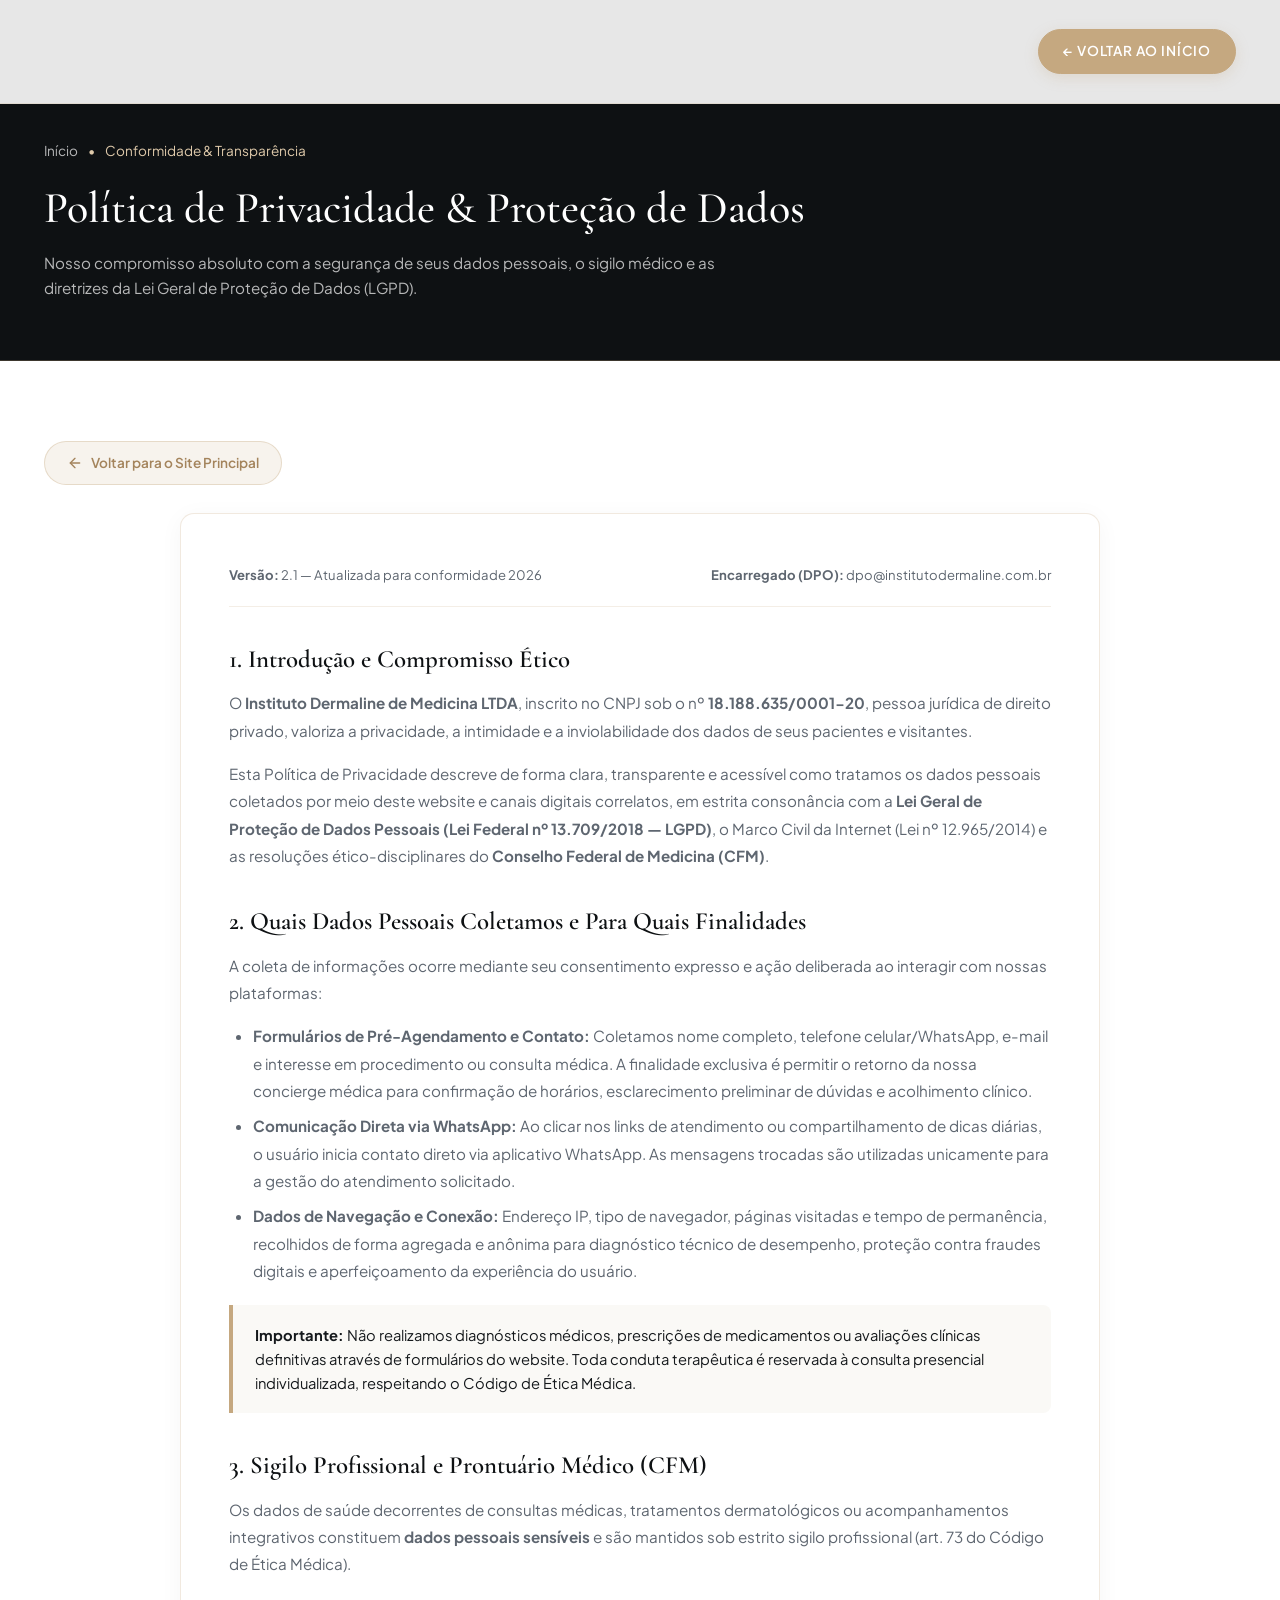
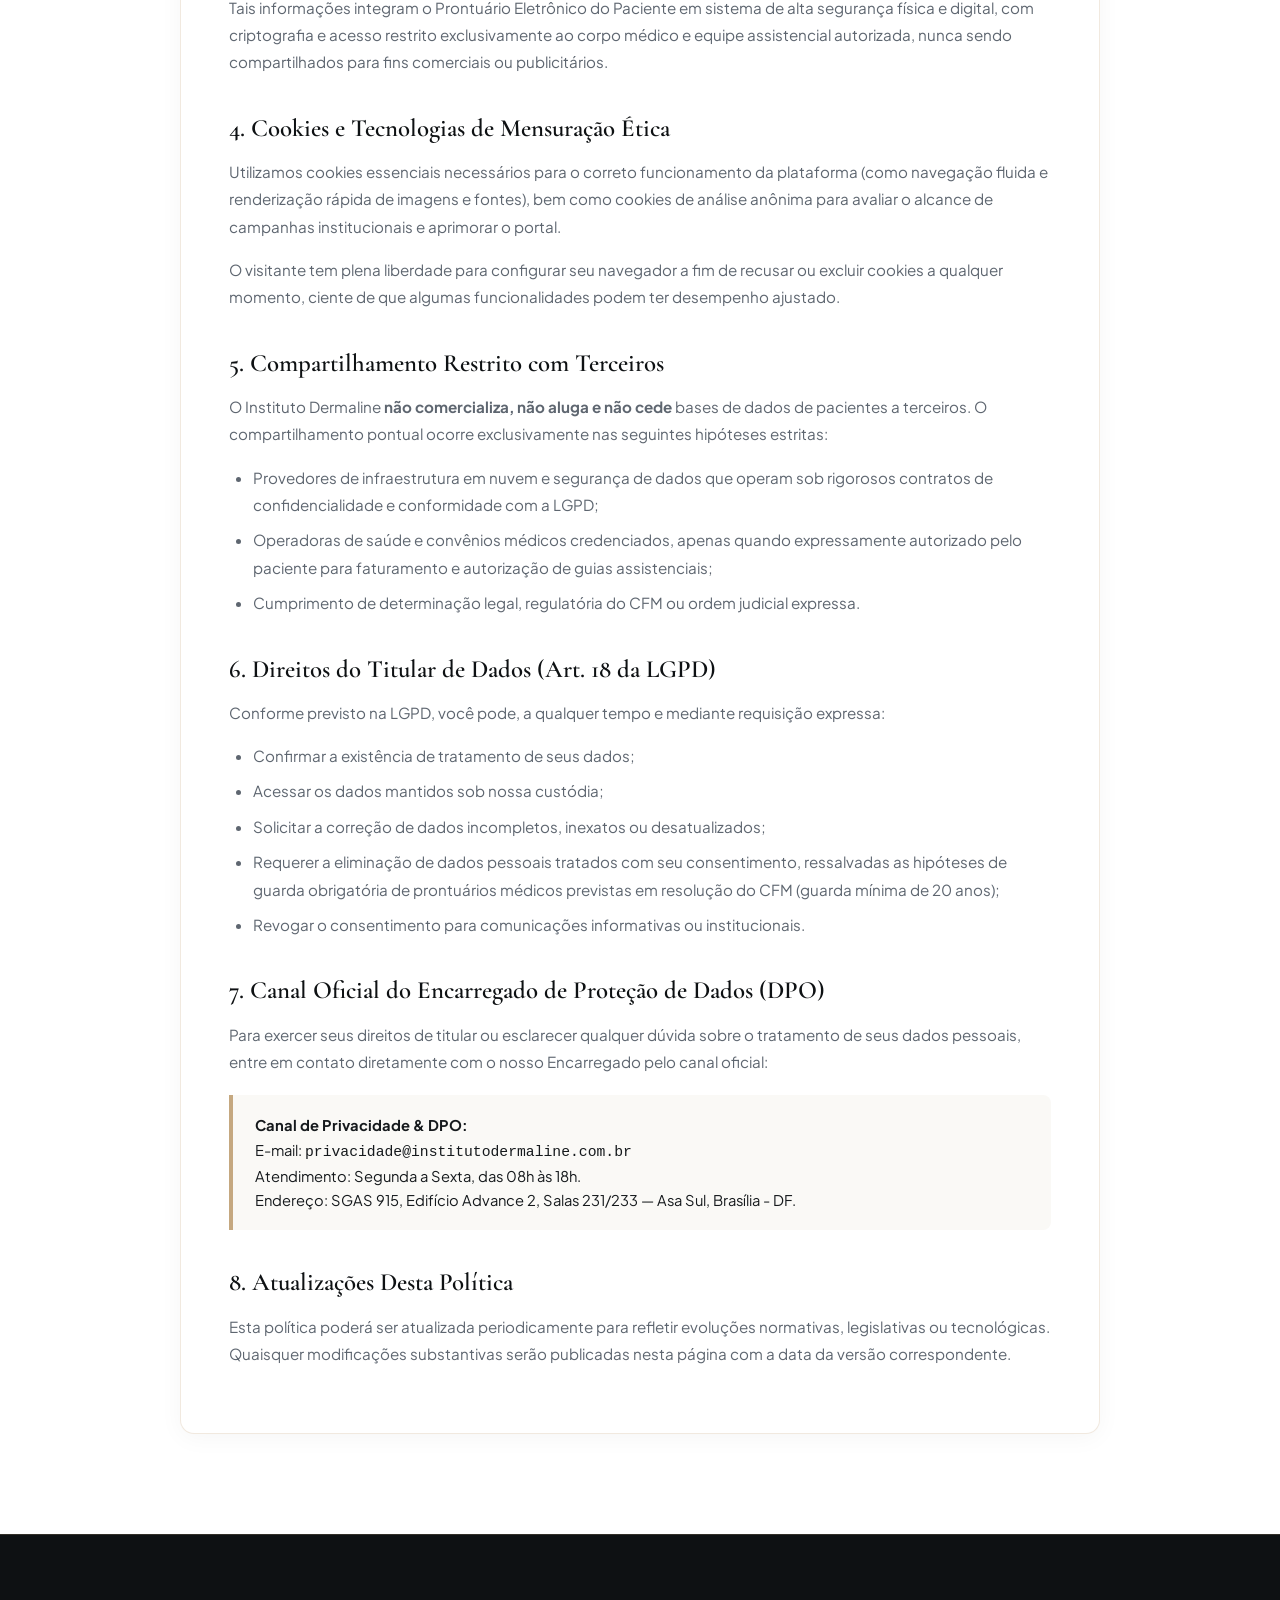
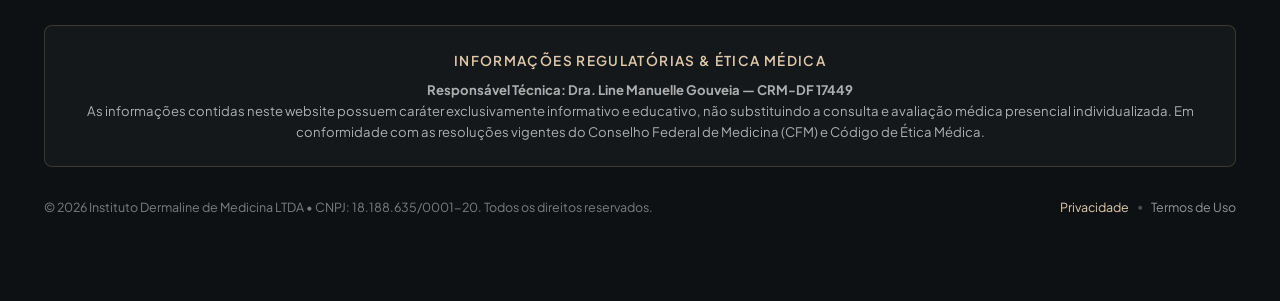
<file: privacidade.html>
<!DOCTYPE html>
<html lang="pt-BR">
<head>
  <meta charset="UTF-8">
  <meta name="viewport" content="width=device-width, initial-scale=1.0">
  <title>Política de Privacidade &amp; Proteção de Dados | Instituto Dermaline</title>
  <meta name="description" content="Política de Privacidade e Proteção de Dados Pessoais do Instituto Dermaline. Em conformidade com a LGPD (Lei 13.709/18) e normas éticas do Conselho Federal de Medicina (CFM).">
  <!-- Verificação de Domínio da Meta (WhatsApp Business / Facebook) -->
  <meta name="facebook-domain-verification" content="s4b2sv2k14nexsb6jcoruiaeq7c2up" />

  <!-- Favicon -->
  <link rel="icon" type="image/png" href="assets/images/favicon.png">
  <link rel="apple-touch-icon" href="assets/images/favicon.png">

  <!-- Google Fonts: Cormorant Garamond & Plus Jakarta Sans -->
  <link rel="preconnect" href="https://fonts.googleapis.com">
  <link rel="preconnect" href="https://fonts.gstatic.com" crossorigin>
  <link href="https://fonts.googleapis.com/css2?family=Cormorant+Garamond:ital,wght@0,300;0,400;0,500;0,600;1,400&family=Plus+Jakarta+Sans:wght@300;400;500;600;700&display=swap" rel="stylesheet">
  
  <!-- CSS Styles -->
  <link rel="stylesheet" href="styles.css?v=20260926_5">
  <style>
    .legal-page-header {
      background-color: var(--color-charcoal-900);
      padding: 140px 0 60px 0;
      border-bottom: 1px solid rgba(197, 168, 128, 0.25);
      position: relative;
    }
    .legal-page-title {
      font-family: var(--font-serif);
      font-size: 2.75rem;
      font-weight: 500;
      color: #FFFFFF;
      margin-bottom: 16px;
      line-height: 1.2;
    }
    .legal-breadcrumb {
      display: flex;
      align-items: center;
      gap: 10px;
      font-size: 0.85rem;
      color: var(--color-gold-light);
      margin-bottom: 20px;
    }
    .legal-breadcrumb a {
      color: rgba(255, 255, 255, 0.7);
      text-decoration: none;
      transition: color 0.2s;
    }
    .legal-breadcrumb a:hover {
      color: var(--color-gold-primary);
    }
    .legal-content-section {
      padding: 80px 0 100px 0;
      background-color: var(--color-surface-white);
    }
    .legal-card {
      background: #FFFFFF;
      border-radius: var(--radius-md);
      padding: 50px 48px;
      border: 1px solid rgba(197, 168, 128, 0.25);
      box-shadow: 0 4px 24px rgba(14, 17, 19, 0.04);
      max-width: 920px;
      margin: 0 auto;
    }
    .legal-meta {
      font-size: 0.82rem;
      color: var(--color-text-muted);
      border-bottom: 1px solid rgba(197, 168, 128, 0.2);
      padding-bottom: 20px;
      margin-bottom: 36px;
      display: flex;
      justify-content: space-between;
      flex-wrap: wrap;
      gap: 10px;
    }
    .legal-block {
      margin-bottom: 36px;
    }
    .legal-block h2 {
      font-family: var(--font-serif);
      font-size: 1.55rem;
      font-weight: 600;
      color: var(--color-charcoal-900);
      margin-bottom: 14px;
      line-height: 1.3;
    }
    .legal-block p, .legal-block ul {
      font-size: 0.95rem;
      line-height: 1.8;
      color: var(--color-text-muted);
      margin-bottom: 16px;
    }
    .legal-block ul {
      padding-left: 24px;
    }
    .legal-block li {
      margin-bottom: 8px;
    }
    .legal-highlight-box {
      background: var(--color-bg-ivory);
      border-left: 4px solid var(--color-gold-primary);
      padding: 18px 22px;
      border-radius: 0 var(--radius-sm) var(--radius-sm) 0;
      margin: 20px 0;
      font-size: 0.92rem;
      color: var(--color-charcoal-800);
      line-height: 1.65;
    }
    .btn-back-home {
      display: inline-flex;
      align-items: center;
      gap: 8px;
      background: rgba(197, 168, 128, 0.14);
      border: 1px solid rgba(197, 168, 128, 0.35);
      color: var(--color-gold-dark);
      padding: 10px 22px;
      border-radius: var(--radius-pill);
      font-size: 0.85rem;
      font-weight: 600;
      text-decoration: none;
      transition: all 0.25s ease;
      margin-bottom: 28px;
    }
    .btn-back-home:hover {
      background: var(--color-gold-primary);
      color: #FFFFFF;
      border-color: var(--color-gold-primary);
      transform: translateX(-4px);
    }
    @media (max-width: 768px) {
      .legal-card {
        padding: 32px 24px;
      }
      .legal-page-title {
        font-size: 2rem;
      }
    }
  </style>
</head>
<body>

  <!-- =========================================================================
       CABEÇALHO
       ========================================================================= -->
  <header class="site-header" id="header">
    <div class="container header-container">
      <a href="index.html" class="brand-logo-link" aria-label="Instituto Dermaline Página Inicial">
        <div class="brand-logo-box h-16 md:h-20 w-60 md:w-72 overflow-hidden flex items-center justify-center">
          <video class="brand-logo-video w-full h-full object-cover object-center" autoplay loop muted playsinline preload="auto">
            <source src="assets/videos/logo_animada.mp4" type="video/mp4">
          </video>
        </div>
      </a>

      <div class="header-right">
        <a href="index.html" class="header-cta-btn">
          ← Voltar ao Início
        </a>
      </div>
    </div>
  </header>

  <!-- Banner do Topo -->
  <section class="legal-page-header">
    <div class="container">
      <div class="legal-breadcrumb">
        <a href="index.html">Início</a>
        <span>•</span>
        <span>Conformidade &amp; Transparência</span>
      </div>
      <h1 class="legal-page-title">Política de Privacidade &amp; Proteção de Dados</h1>
      <p style="color: rgba(255, 255, 255, 0.7); max-width: 720px; font-size: 0.95rem; line-height: 1.6;">
        Nosso compromisso absoluto com a segurança de seus dados pessoais, o sigilo médico e as diretrizes da Lei Geral de Proteção de Dados (LGPD).
      </p>
    </div>
  </section>

  <!-- Conteúdo Jurídico Estruturado -->
  <section class="legal-content-section">
    <div class="container">
      
      <a href="index.html" class="btn-back-home">
        <svg width="16" height="16" viewBox="0 0 24 24" fill="none" stroke="currentColor" stroke-width="2" stroke-linecap="round" stroke-linejoin="round">
          <line x1="19" y1="12" x2="5" y2="12"></line>
          <polyline points="12 19 5 12 12 5"></polyline>
        </svg>
        <span>Voltar para o Site Principal</span>
      </a>

      <div class="legal-card">
        
        <div class="legal-meta">
          <span><strong>Versão:</strong> 2.1 — Atualizada para conformidade 2026</span>
          <span><strong>Encarregado (DPO):</strong> dpo@institutodermaline.com.br</span>
        </div>

        <div class="legal-block">
          <h2>1. Introdução e Compromisso Ético</h2>
          <p>
            O <strong>Instituto Dermaline de Medicina LTDA</strong>, inscrito no CNPJ sob o nº <strong>18.188.635/0001-20</strong>, pessoa jurídica de direito privado, valoriza a privacidade, a intimidade e a inviolabilidade dos dados de seus pacientes e visitantes.
          </p>
          <p>
            Esta Política de Privacidade descreve de forma clara, transparente e acessível como tratamos os dados pessoais coletados por meio deste website e canais digitais correlatos, em estrita consonância com a <strong>Lei Geral de Proteção de Dados Pessoais (Lei Federal nº 13.709/2018 — LGPD)</strong>, o Marco Civil da Internet (Lei nº 12.965/2014) e as resoluções ético-disciplinares do <strong>Conselho Federal de Medicina (CFM)</strong>.
          </p>
        </div>

        <div class="legal-block">
          <h2>2. Quais Dados Pessoais Coletamos e Para Quais Finalidades</h2>
          <p>A coleta de informações ocorre mediante seu consentimento expresso e ação deliberada ao interagir com nossas plataformas:</p>
          <ul>
            <li><strong>Formulários de Pré-Agendamento e Contato:</strong> Coletamos nome completo, telefone celular/WhatsApp, e-mail e interesse em procedimento ou consulta médica. A finalidade exclusiva é permitir o retorno da nossa concierge médica para confirmação de horários, esclarecimento preliminar de dúvidas e acolhimento clínico.</li>
            <li><strong>Comunicação Direta via WhatsApp:</strong> Ao clicar nos links de atendimento ou compartilhamento de dicas diárias, o usuário inicia contato direto via aplicativo WhatsApp. As mensagens trocadas são utilizadas unicamente para a gestão do atendimento solicitado.</li>
            <li><strong>Dados de Navegação e Conexão:</strong> Endereço IP, tipo de navegador, páginas visitadas e tempo de permanência, recolhidos de forma agregada e anônima para diagnóstico técnico de desempenho, proteção contra fraudes digitais e aperfeiçoamento da experiência do usuário.</li>
          </ul>

          <div class="legal-highlight-box">
            <strong>Importante:</strong> Não realizamos diagnósticos médicos, prescrições de medicamentos ou avaliações clínicas definitivas através de formulários do website. Toda conduta terapêutica é reservada à consulta presencial individualizada, respeitando o Código de Ética Médica.
          </div>
        </div>

        <div class="legal-block">
          <h2>3. Sigilo Profissional e Prontuário Médico (CFM)</h2>
          <p>
            Os dados de saúde decorrentes de consultas médicas, tratamentos dermatológicos ou acompanhamentos integrativos constituem <strong>dados pessoais sensíveis</strong> e são mantidos sob estrito sigilo profissional (art. 73 do Código de Ética Médica).
          </p>
          <p>
            Tais informações integram o Prontuário Eletrônico do Paciente em sistema de alta segurança física e digital, com criptografia e acesso restrito exclusivamente ao corpo médico e equipe assistencial autorizada, nunca sendo compartilhados para fins comerciais ou publicitários.
          </p>
        </div>

        <div class="legal-block">
          <h2>4. Cookies e Tecnologias de Mensuração Ética</h2>
          <p>
            Utilizamos cookies essenciais necessários para o correto funcionamento da plataforma (como navegação fluida e renderização rápida de imagens e fontes), bem como cookies de análise anônima para avaliar o alcance de campanhas institucionais e aprimorar o portal.
          </p>
          <p>
            O visitante tem plena liberdade para configurar seu navegador a fim de recusar ou excluir cookies a qualquer momento, ciente de que algumas funcionalidades podem ter desempenho ajustado.
          </p>
        </div>

        <div class="legal-block">
          <h2>5. Compartilhamento Restrito com Terceiros</h2>
          <p>O Instituto Dermaline <strong>não comercializa, não aluga e não cede</strong> bases de dados de pacientes a terceiros. O compartilhamento pontual ocorre exclusivamente nas seguintes hipóteses estritas:</p>
          <ul>
            <li>Provedores de infraestrutura em nuvem e segurança de dados que operam sob rigorosos contratos de confidencialidade e conformidade com a LGPD;</li>
            <li>Operadoras de saúde e convênios médicos credenciados, apenas quando expressamente autorizado pelo paciente para faturamento e autorização de guias assistenciais;</li>
            <li>Cumprimento de determinação legal, regulatória do CFM ou ordem judicial expressa.</li>
          </ul>
        </div>

        <div class="legal-block">
          <h2>6. Direitos do Titular de Dados (Art. 18 da LGPD)</h2>
          <p>Conforme previsto na LGPD, você pode, a qualquer tempo e mediante requisição expressa:</p>
          <ul>
            <li>Confirmar a existência de tratamento de seus dados;</li>
            <li>Acessar os dados mantidos sob nossa custódia;</li>
            <li>Solicitar a correção de dados incompletos, inexatos ou desatualizados;</li>
            <li>Requerer a eliminação de dados pessoais tratados com seu consentimento, ressalvadas as hipóteses de guarda obrigatória de prontuários médicos previstas em resolução do CFM (guarda mínima de 20 anos);</li>
            <li>Revogar o consentimento para comunicações informativas ou institucionais.</li>
          </ul>
        </div>

        <div class="legal-block">
          <h2>7. Canal Oficial do Encarregado de Proteção de Dados (DPO)</h2>
          <p>
            Para exercer seus direitos de titular ou esclarecer qualquer dúvida sobre o tratamento de seus dados pessoais, entre em contato diretamente com o nosso Encarregado pelo canal oficial:
          </p>
          <div class="legal-highlight-box">
            <strong>Canal de Privacidade &amp; DPO:</strong><br>
            E-mail: <code>privacidade@institutodermaline.com.br</code><br>
            Atendimento: Segunda a Sexta, das 08h às 18h.<br>
            Endereço: SGAS 915, Edifício Advance 2, Salas 231/233 — Asa Sul, Brasília - DF.
          </div>
        </div>

        <div class="legal-block" style="margin-bottom: 0;">
          <h2>8. Atualizações Desta Política</h2>
          <p>
            Esta política poderá ser atualizada periodicamente para refletir evoluções normativas, legislativas ou tecnológicas. Quaisquer modificações substantivas serão publicadas nesta página com a data da versão correspondente.
          </p>
        </div>

      </div>

    </div>
  </section>

  <!-- =========================================================================
       RODAPÉ
       ========================================================================= -->
  <footer class="site-footer">
    <div class="container">
      <div class="regulatory-notice-box" style="margin-top: 0;">
        <div class="regulatory-title">Informações Regulatórias &amp; Ética Médica</div>
        <p class="regulatory-text">
          <strong>Responsável Técnica: Dra. Line Manuelle Gouveia — CRM-DF 17449</strong><br>
          As informações contidas neste website possuem caráter exclusivamente informativo e educativo, não substituindo a consulta e avaliação médica presencial individualizada. Em conformidade com as resoluções vigentes do Conselho Federal de Medicina (CFM) e Código de Ética Médica.
        </p>
      </div>

      <div class="footer-bottom" style="padding-right: 0;">
        <span>&copy; 2026 Instituto Dermaline de Medicina LTDA • CNPJ: 18.188.635/0001-20. Todos os direitos reservados.</span>
        <div class="footer-legal-links">
          <a href="privacidade.html" class="footer-legal-link" style="color: var(--color-gold-light);">Privacidade</a>
          <span class="divider-dot">•</span>
          <a href="termos.html" class="footer-legal-link">Termos de Uso</a>
        </div>
      </div>
    </div>
  </footer>

</body>
</html>
</file>
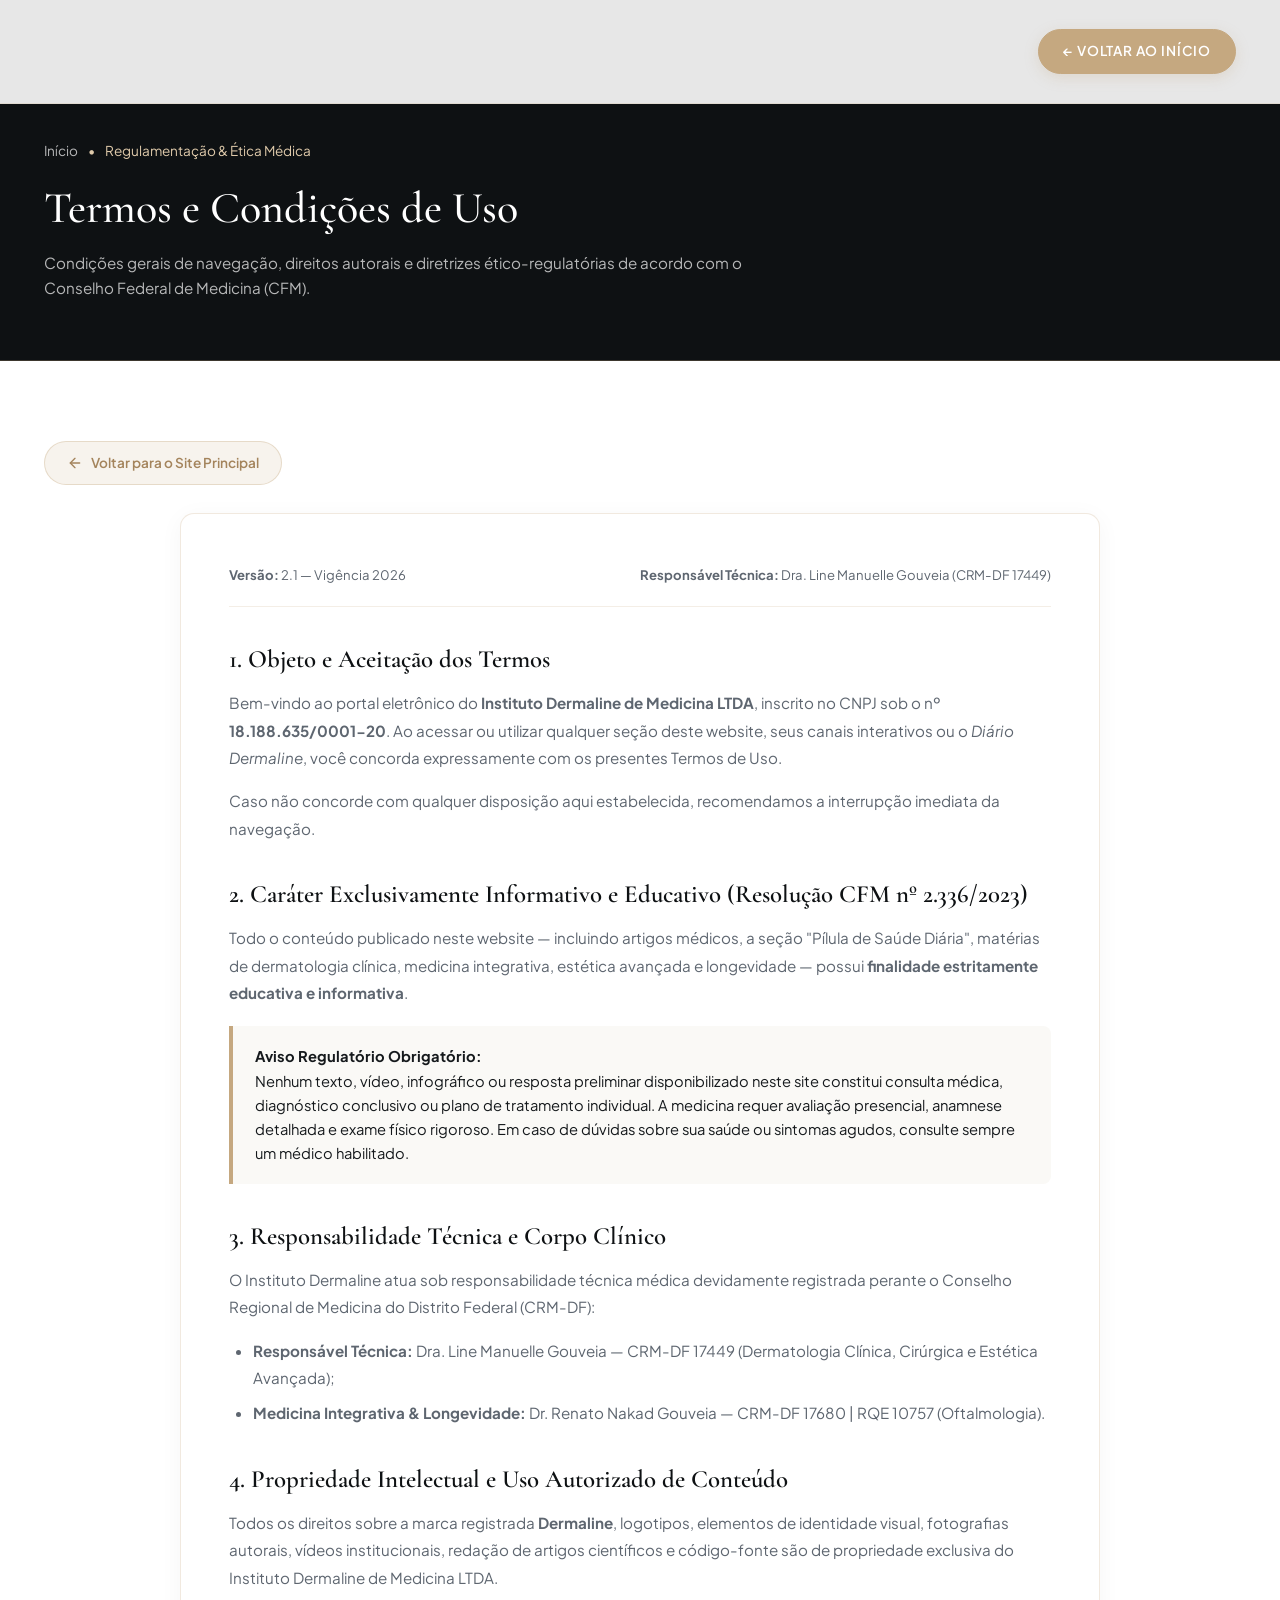
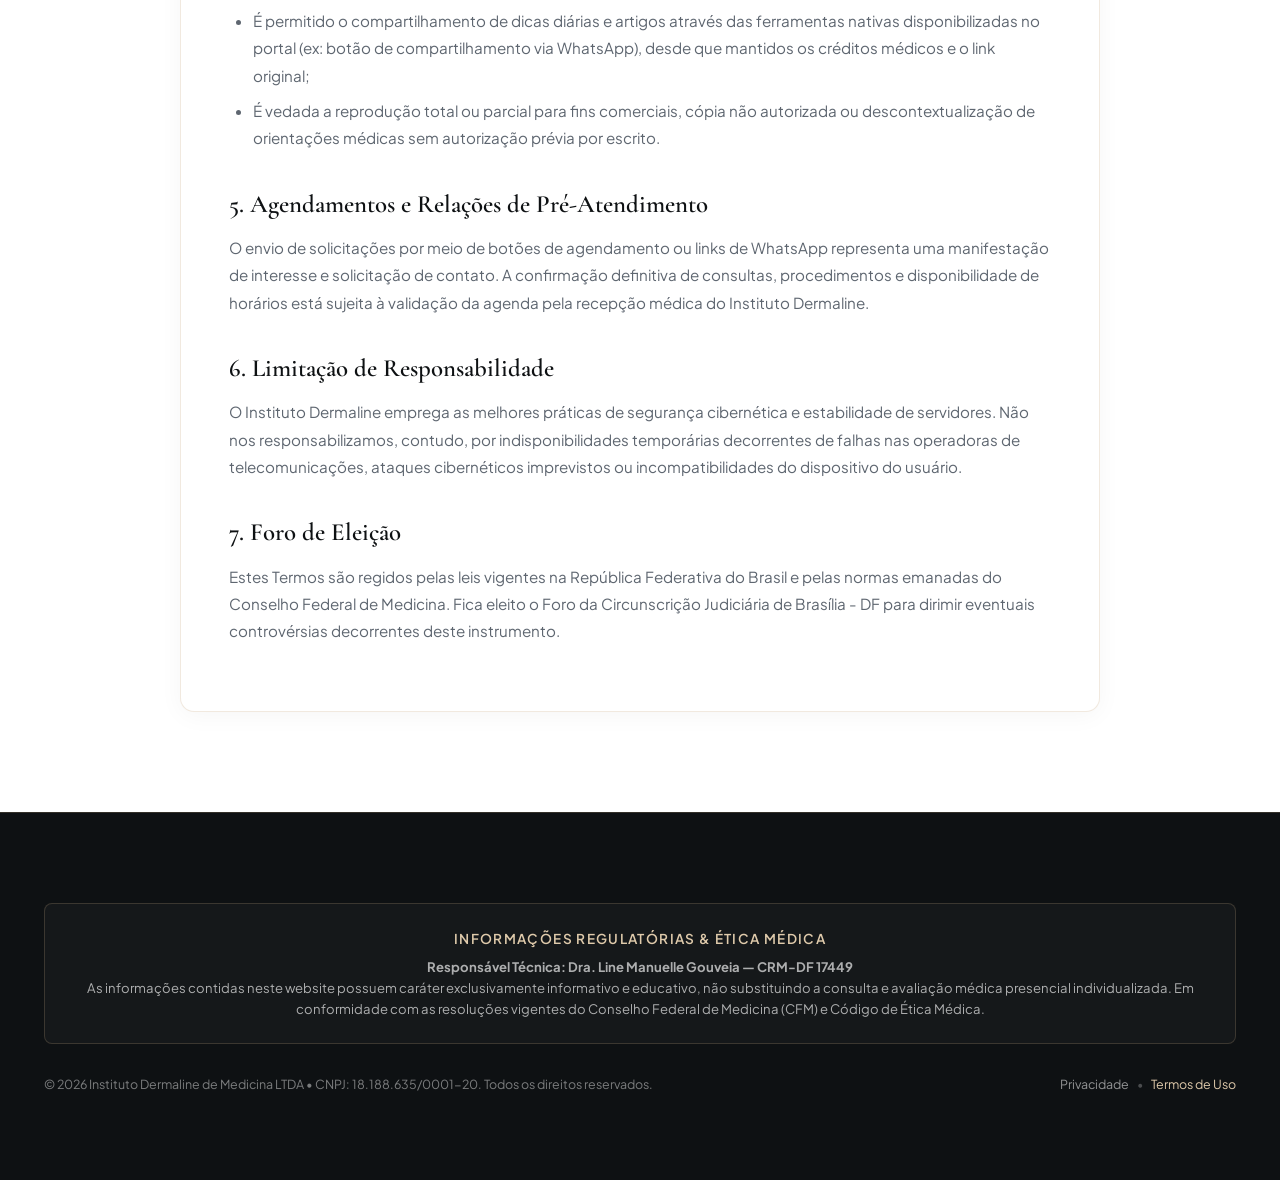
<file: termos.html>
<!DOCTYPE html>
<html lang="pt-BR">
<head>
  <meta charset="UTF-8">
  <meta name="viewport" content="width=device-width, initial-scale=1.0">
  <title>Termos de Uso &amp; Condições Gerais | Instituto Dermaline</title>
  <meta name="description" content="Termos e Condições de Uso do website do Instituto Dermaline. Orientações sobre caráter informativo e educativo em conformidade com o Conselho Federal de Medicina (CFM).">
  <!-- Verificação de Domínio da Meta (WhatsApp Business / Facebook) -->
  <meta name="facebook-domain-verification" content="s4b2sv2k14nexsb6jcoruiaeq7c2up" />

  <!-- Favicon -->
  <link rel="icon" type="image/png" href="assets/images/favicon.png">
  <link rel="apple-touch-icon" href="assets/images/favicon.png">

  <!-- Google Fonts: Cormorant Garamond & Plus Jakarta Sans -->
  <link rel="preconnect" href="https://fonts.googleapis.com">
  <link rel="preconnect" href="https://fonts.gstatic.com" crossorigin>
  <link href="https://fonts.googleapis.com/css2?family=Cormorant+Garamond:ital,wght@0,300;0,400;0,500;0,600;1,400&family=Plus+Jakarta+Sans:wght@300;400;500;600;700&display=swap" rel="stylesheet">
  
  <!-- CSS Styles -->
  <link rel="stylesheet" href="styles.css?v=20260926_5">
  <style>
    .legal-page-header {
      background-color: var(--color-charcoal-900);
      padding: 140px 0 60px 0;
      border-bottom: 1px solid rgba(197, 168, 128, 0.25);
      position: relative;
    }
    .legal-page-title {
      font-family: var(--font-serif);
      font-size: 2.75rem;
      font-weight: 500;
      color: #FFFFFF;
      margin-bottom: 16px;
      line-height: 1.2;
    }
    .legal-breadcrumb {
      display: flex;
      align-items: center;
      gap: 10px;
      font-size: 0.85rem;
      color: var(--color-gold-light);
      margin-bottom: 20px;
    }
    .legal-breadcrumb a {
      color: rgba(255, 255, 255, 0.7);
      text-decoration: none;
      transition: color 0.2s;
    }
    .legal-breadcrumb a:hover {
      color: var(--color-gold-primary);
    }
    .legal-content-section {
      padding: 80px 0 100px 0;
      background-color: var(--color-surface-white);
    }
    .legal-card {
      background: #FFFFFF;
      border-radius: var(--radius-md);
      padding: 50px 48px;
      border: 1px solid rgba(197, 168, 128, 0.25);
      box-shadow: 0 4px 24px rgba(14, 17, 19, 0.04);
      max-width: 920px;
      margin: 0 auto;
    }
    .legal-meta {
      font-size: 0.82rem;
      color: var(--color-text-muted);
      border-bottom: 1px solid rgba(197, 168, 128, 0.2);
      padding-bottom: 20px;
      margin-bottom: 36px;
      display: flex;
      justify-content: space-between;
      flex-wrap: wrap;
      gap: 10px;
    }
    .legal-block {
      margin-bottom: 36px;
    }
    .legal-block h2 {
      font-family: var(--font-serif);
      font-size: 1.55rem;
      font-weight: 600;
      color: var(--color-charcoal-900);
      margin-bottom: 14px;
      line-height: 1.3;
    }
    .legal-block p, .legal-block ul {
      font-size: 0.95rem;
      line-height: 1.8;
      color: var(--color-text-muted);
      margin-bottom: 16px;
    }
    .legal-block ul {
      padding-left: 24px;
    }
    .legal-block li {
      margin-bottom: 8px;
    }
    .legal-highlight-box {
      background: var(--color-bg-ivory);
      border-left: 4px solid var(--color-gold-primary);
      padding: 18px 22px;
      border-radius: 0 var(--radius-sm) var(--radius-sm) 0;
      margin: 20px 0;
      font-size: 0.92rem;
      color: var(--color-charcoal-800);
      line-height: 1.65;
    }
    .btn-back-home {
      display: inline-flex;
      align-items: center;
      gap: 8px;
      background: rgba(197, 168, 128, 0.14);
      border: 1px solid rgba(197, 168, 128, 0.35);
      color: var(--color-gold-dark);
      padding: 10px 22px;
      border-radius: var(--radius-pill);
      font-size: 0.85rem;
      font-weight: 600;
      text-decoration: none;
      transition: all 0.25s ease;
      margin-bottom: 28px;
    }
    .btn-back-home:hover {
      background: var(--color-gold-primary);
      color: #FFFFFF;
      border-color: var(--color-gold-primary);
      transform: translateX(-4px);
    }
    @media (max-width: 768px) {
      .legal-card {
        padding: 32px 24px;
      }
      .legal-page-title {
        font-size: 2rem;
      }
    }
  </style>
</head>
<body>

  <!-- =========================================================================
       CABEÇALHO
       ========================================================================= -->
  <header class="site-header" id="header">
    <div class="container header-container">
      <a href="index.html" class="brand-logo-link" aria-label="Instituto Dermaline Página Inicial">
        <div class="brand-logo-box h-16 md:h-20 w-60 md:w-72 overflow-hidden flex items-center justify-center">
          <video class="brand-logo-video w-full h-full object-cover object-center" autoplay loop muted playsinline preload="auto">
            <source src="assets/videos/logo_animada.mp4" type="video/mp4">
          </video>
        </div>
      </a>

      <div class="header-right">
        <a href="index.html" class="header-cta-btn">
          ← Voltar ao Início
        </a>
      </div>
    </div>
  </header>

  <!-- Banner do Topo -->
  <section class="legal-page-header">
    <div class="container">
      <div class="legal-breadcrumb">
        <a href="index.html">Início</a>
        <span>•</span>
        <span>Regulamentação &amp; Ética Médica</span>
      </div>
      <h1 class="legal-page-title">Termos e Condições de Uso</h1>
      <p style="color: rgba(255, 255, 255, 0.7); max-width: 720px; font-size: 0.95rem; line-height: 1.6;">
        Condições gerais de navegação, direitos autorais e diretrizes ético-regulatórias de acordo com o Conselho Federal de Medicina (CFM).
      </p>
    </div>
  </section>

  <!-- Conteúdo Jurídico Estruturado -->
  <section class="legal-content-section">
    <div class="container">
      
      <a href="index.html" class="btn-back-home">
        <svg width="16" height="16" viewBox="0 0 24 24" fill="none" stroke="currentColor" stroke-width="2" stroke-linecap="round" stroke-linejoin="round">
          <line x1="19" y1="12" x2="5" y2="12"></line>
          <polyline points="12 19 5 12 12 5"></polyline>
        </svg>
        <span>Voltar para o Site Principal</span>
      </a>

      <div class="legal-card">
        
        <div class="legal-meta">
          <span><strong>Versão:</strong> 2.1 — Vigência 2026</span>
          <span><strong>Responsável Técnica:</strong> Dra. Line Manuelle Gouveia (CRM-DF 17449)</span>
        </div>

        <div class="legal-block">
          <h2>1. Objeto e Aceitação dos Termos</h2>
          <p>
            Bem-vindo ao portal eletrônico do <strong>Instituto Dermaline de Medicina LTDA</strong>, inscrito no CNPJ sob o nº <strong>18.188.635/0001-20</strong>. Ao acessar ou utilizar qualquer seção deste website, seus canais interativos ou o <em>Diário Dermaline</em>, você concorda expressamente com os presentes Termos de Uso.
          </p>
          <p>
            Caso não concorde com qualquer disposição aqui estabelecida, recomendamos a interrupção imediata da navegação.
          </p>
        </div>

        <div class="legal-block">
          <h2>2. Caráter Exclusivamente Informativo e Educativo (Resolução CFM nº 2.336/2023)</h2>
          <p>
            Todo o conteúdo publicado neste website — incluindo artigos médicos, a seção "Pílula de Saúde Diária", matérias de dermatologia clínica, medicina integrativa, estética avançada e longevidade — possui <strong>finalidade estritamente educativa e informativa</strong>.
          </p>
          <div class="legal-highlight-box">
            <strong>Aviso Regulatório Obrigatório:</strong><br>
            Nenhum texto, vídeo, infográfico ou resposta preliminar disponibilizado neste site constitui consulta médica, diagnóstico conclusivo ou plano de tratamento individual. A medicina requer avaliação presencial, anamnese detalhada e exame físico rigoroso. Em caso de dúvidas sobre sua saúde ou sintomas agudos, consulte sempre um médico habilitado.
          </div>
        </div>

        <div class="legal-block">
          <h2>3. Responsabilidade Técnica e Corpo Clínico</h2>
          <p>O Instituto Dermaline atua sob responsabilidade técnica médica devidamente registrada perante o Conselho Regional de Medicina do Distrito Federal (CRM-DF):</p>
          <ul>
            <li><strong>Responsável Técnica:</strong> Dra. Line Manuelle Gouveia — CRM-DF 17449 (Dermatologia Clínica, Cirúrgica e Estética Avançada);</li>
            <li><strong>Medicina Integrativa &amp; Longevidade:</strong> Dr. Renato Nakad Gouveia — CRM-DF 17680 | RQE 10757 (Oftalmologia).</li>
          </ul>
        </div>

        <div class="legal-block">
          <h2>4. Propriedade Intelectual e Uso Autorizado de Conteúdo</h2>
          <p>
            Todos os direitos sobre a marca registrada <strong>Dermaline</strong>, logotipos, elementos de identidade visual, fotografias autorais, vídeos institucionais, redação de artigos científicos e código-fonte são de propriedade exclusiva do Instituto Dermaline de Medicina LTDA.
          </p>
          <ul>
            <li>É permitido o compartilhamento de dicas diárias e artigos através das ferramentas nativas disponibilizadas no portal (ex: botão de compartilhamento via WhatsApp), desde que mantidos os créditos médicos e o link original;</li>
            <li>É vedada a reprodução total ou parcial para fins comerciais, cópia não autorizada ou descontextualização de orientações médicas sem autorização prévia por escrito.</li>
          </ul>
        </div>

        <div class="legal-block">
          <h2>5. Agendamentos e Relações de Pré-Atendimento</h2>
          <p>
            O envio de solicitações por meio de botões de agendamento ou links de WhatsApp representa uma manifestação de interesse e solicitação de contato. A confirmação definitiva de consultas, procedimentos e disponibilidade de horários está sujeita à validação da agenda pela recepção médica do Instituto Dermaline.
          </p>
        </div>

        <div class="legal-block">
          <h2>6. Limitação de Responsabilidade</h2>
          <p>
            O Instituto Dermaline emprega as melhores práticas de segurança cibernética e estabilidade de servidores. Não nos responsabilizamos, contudo, por indisponibilidades temporárias decorrentes de falhas nas operadoras de telecomunicações, ataques cibernéticos imprevistos ou incompatibilidades do dispositivo do usuário.
          </p>
        </div>

        <div class="legal-block" style="margin-bottom: 0;">
          <h2>7. Foro de Eleição</h2>
          <p>
            Estes Termos são regidos pelas leis vigentes na República Federativa do Brasil e pelas normas emanadas do Conselho Federal de Medicina. Fica eleito o Foro da Circunscrição Judiciária de Brasília - DF para dirimir eventuais controvérsias decorrentes deste instrumento.
          </p>
        </div>

      </div>

    </div>
  </section>

  <!-- =========================================================================
       RODAPÉ
       ========================================================================= -->
  <footer class="site-footer">
    <div class="container">
      <div class="regulatory-notice-box" style="margin-top: 0;">
        <div class="regulatory-title">Informações Regulatórias &amp; Ética Médica</div>
        <p class="regulatory-text">
          <strong>Responsável Técnica: Dra. Line Manuelle Gouveia — CRM-DF 17449</strong><br>
          As informações contidas neste website possuem caráter exclusivamente informativo e educativo, não substituindo a consulta e avaliação médica presencial individualizada. Em conformidade com as resoluções vigentes do Conselho Federal de Medicina (CFM) e Código de Ética Médica.
        </p>
      </div>

      <div class="footer-bottom" style="padding-right: 0;">
        <span>&copy; 2026 Instituto Dermaline de Medicina LTDA • CNPJ: 18.188.635/0001-20. Todos os direitos reservados.</span>
        <div class="footer-legal-links">
          <a href="privacidade.html" class="footer-legal-link">Privacidade</a>
          <span class="divider-dot">•</span>
          <a href="termos.html" class="footer-legal-link" style="color: var(--color-gold-light);">Termos de Uso</a>
        </div>
      </div>
    </div>
  </footer>

</body>
</html>
</file>
<file: styles.css>
/* ==========================================================================
   INSTITUTO DERMALINE - ESTILOS VISUAIS PREMIUM & SOFISTICADOS
   Medicina Integrativa & Dermatologia
   ========================================================================== */

/* --- CSS Variables & Design Tokens --- */
:root {
  /* Brand Palette */
  --color-gold-primary: #C5A880;
  --color-gold-light: #DFCAAB;
  --color-gold-dark: #A4845C;
  --color-gold-hover: #B8966C;
  --color-gold-soft-bg: rgba(197, 168, 128, 0.08);
  --color-gold-border: rgba(197, 168, 128, 0.28);
  
  /* Neutral Dark / Charcoal */
  --color-charcoal-900: #0E1113;
  --color-charcoal-800: #15191C;
  --color-charcoal-700: #1D2327;
  --color-charcoal-600: #293035;
  
  /* Off-White & Cream Surfaces */
  --color-bg-ivory: #FAF9F6;
  --color-bg-pearl: #F4F2EE;
  --color-surface-white: #FFFFFF;
  --color-surface-card: #FFFFFF;
  --color-surface-glass: rgba(255, 255, 255, 0.82);
  
  /* Text Colors */
  --color-text-main: #1C2024;
  --color-text-muted: #5E6670;
  --color-text-light: #8C96A2;
  --color-text-inverse: #FAF9F6;
  --color-text-inverse-muted: #CBD3DB;
  
  /* Typography */
  --font-serif: 'Cormorant Garamond', 'Playfair Display', Georgia, serif;
  --font-sans: 'Plus Jakarta Sans', -apple-system, BlinkMacSystemFont, 'Segoe UI', Roboto, sans-serif;
  
  /* Shadows & Elevations */
  --shadow-sm: 0 2px 8px rgba(0, 0, 0, 0.04);
  --shadow-md: 0 8px 24px rgba(14, 17, 19, 0.06);
  --shadow-lg: 0 16px 40px rgba(14, 17, 19, 0.08);
  --shadow-gold: 0 10px 25px rgba(197, 168, 128, 0.22);
  
  /* Transitions */
  --transition-smooth: all 0.35s cubic-bezier(0.16, 1, 0.3, 1);
  --transition-fast: all 0.2s ease;
  
  /* Layout */
  --container-max-width: 1240px;
  --header-height: 104px;
  --radius-sm: 8px;
  --radius-md: 14px;
  --radius-lg: 22px;
  --radius-pill: 9999px;
}

/* --- Global Reset & Base Styles --- */
*, *::before, *::after {
  box-sizing: border-box;
  margin: 0;
  padding: 0;
}

html {
  scroll-behavior: smooth;
  font-size: 16px;
  -webkit-font-smoothing: antialiased;
  -moz-osx-font-smoothing: grayscale;
}

body {
  font-family: var(--font-sans);
  background-color: var(--color-bg-ivory);
  color: var(--color-text-main);
  line-height: 1.65;
  overflow-x: hidden;
}

img, video {
  max-width: 100%;
  height: auto;
  display: block;
}

a {
  color: inherit;
  text-decoration: none;
  transition: var(--transition-fast);
}

button, input, textarea, select {
  font-family: inherit;
}

/* Helper Utilities */
.overflow-hidden { overflow: hidden !important; }
.flex { display: flex !important; }
.items-center { align-items: center !important; }
.justify-center { justify-content: center !important; }
.object-cover { object-fit: cover !important; }
.object-center { object-position: center !important; }
.object-contain { object-fit: contain !important; }
.w-full { width: 100% !important; }
.h-full { height: 100% !important; }
.h-16 { height: 64px !important; }
.h-20 { height: 80px !important; }
.w-60 { width: 240px !important; }
.w-72 { width: 288px !important; }

.container {
  width: 100%;
  max-width: var(--container-max-width);
  margin-left: auto;
  margin-right: auto;
  padding-left: 24px;
  padding-right: 24px;
}

/* --- Section Headers & Common Typography --- */
.section-tag {
  display: inline-flex;
  align-items: center;
  gap: 8px;
  font-size: 0.8rem;
  font-weight: 600;
  letter-spacing: 0.18em;
  text-transform: uppercase;
  color: var(--color-gold-dark);
  margin-bottom: 14px;
  position: relative;
}

.section-tag::before {
  content: '';
  width: 24px;
  height: 1px;
  background-color: var(--color-gold-primary);
  display: inline-block;
}

.section-title {
  font-family: var(--font-serif);
  font-size: clamp(2.2rem, 4vw, 3.2rem);
  font-weight: 400;
  line-height: 1.2;
  color: var(--color-charcoal-900);
  margin-bottom: 20px;
  letter-spacing: -0.01em;
}

.section-subtitle {
  font-size: 1.05rem;
  color: var(--color-text-muted);
  max-width: 640px;
  font-weight: 400;
  line-height: 1.7;
}

.text-center {
  text-align: center;
}

.text-center .section-tag::before {
  display: none;
}
.text-center .section-tag {
  justify-content: center;
}
.text-center .section-subtitle {
  margin-left: auto;
  margin-right: auto;
}

/* ==========================================================================
   CABEÇALHO & BARRA DE NAVEGAÇÃO 🧭
   Translúcida e discreta sobre o topo da página
   ========================================================================== */
.site-header {
  position: fixed;
  top: 0;
  left: 0;
  width: 100%;
  height: var(--header-height);
  z-index: 1000;
  transition: var(--transition-smooth);
  background: rgba(255, 255, 255, 0.90);
  backdrop-filter: blur(14px);
  -webkit-backdrop-filter: blur(14px);
  border-bottom: 1px solid rgba(197, 168, 128, 0.22);
}

.header-container {
  display: flex;
  align-items: center;
  justify-content: space-between;
  height: 100%;
}

/* Contêiner da Marca (Brand Box) com Enquadramento e Leve Zoom */
.brand-logo-link {
  display: inline-flex;
  align-items: center;
  text-decoration: none;
}

.brand-logo-box {
  height: 80px; /* md:h-20 */
  width: 288px; /* md:w-72 */
  overflow: hidden;
  background: transparent;
  display: flex;
  align-items: center;
  justify-content: center;
  position: relative;
  border-radius: 4px;
  flex-shrink: 0;
}

.brand-logo-video {
  width: 100% !important;
  height: 100% !important;
  object-fit: cover !important;
  object-position: center !important;
  transform: scale(1.18); /* Leve zoom controlado (apenas para sangrar as bordas brancas sem cortar diamante e texto) */
  transform-origin: center center;
  display: block;
  pointer-events: none;
  transition: transform 0.35s ease;
}

.brand-logo-img {
  height: 52px;
  width: auto;
  max-height: 56px;
  object-fit: contain;
  display: block;
  border-radius: 6px;
  transition: var(--transition-smooth);
}

/* Grupo alinhado à direita: navegação + CTA */
.header-right {
  display: flex;
  align-items: center;
  gap: 32px;
}

/* Links do menu */
.nav-menu {
  display: flex;
  align-items: center;
  gap: 32px;
  list-style: none;
}

.nav-link {
  font-size: 0.92rem;
  font-weight: 500;
  color: var(--color-charcoal-700);
  letter-spacing: 0.03em;
  position: relative;
  padding: 6px 0;
  transition: var(--transition-smooth);
}

.nav-link::after {
  content: '';
  position: absolute;
  bottom: 0;
  left: 0;
  width: 0;
  height: 1.5px;
  background-color: var(--color-gold-primary);
  transition: width 0.3s ease;
}

.nav-link:hover,
.nav-link.active {
  color: var(--color-gold-dark);
}

.nav-link:hover::after,
.nav-link.active::after {
  width: 100%;
}

.header-cta-btn {
  display: inline-flex;
  align-items: center;
  justify-content: center;
  padding: 10px 24px;
  font-size: 0.85rem;
  font-weight: 600;
  letter-spacing: 0.06em;
  text-transform: uppercase;
  background: var(--color-gold-primary);
  color: #FFFFFF;
  border-radius: var(--radius-pill);
  border: 1px solid var(--color-gold-primary);
  box-shadow: 0 4px 14px rgba(197, 168, 128, 0.25);
  transition: var(--transition-smooth);
}

.header-cta-btn:hover {
  background: var(--color-gold-hover);
  box-shadow: var(--shadow-gold);
  transform: translateY(-1px);
}

.mobile-toggle {
  display: none;
  background: none;
  border: none;
  cursor: pointer;
  padding: 8px;
  color: var(--color-charcoal-900);
  transition: var(--transition-smooth);
}

.mobile-toggle svg {
  width: 28px;
  height: 28px;
}

/* Estado do Header quando a página rola para baixo */
.site-header.scrolled {
  background: rgba(255, 255, 255, 0.98);
  box-shadow: 0 4px 20px rgba(0, 0, 0, 0.06);
  border-bottom: 1px solid rgba(197, 168, 128, 0.28);
  height: 84px;
}

.site-header.scrolled .brand-logo-box {
  height: 70px;
  width: 252px;
}

.site-header.scrolled .brand-logo-video {
  transform: scale(1.18);
}

.site-header.scrolled .brand-logo-img {
  height: 48px;
}

/* ==========================================================================
   DOBRA 1: HERO SECTION (LIMPEZA TOTAL) 💎
   O vídeo já contém todo o design, textos e botões incorporados.
   100% de luminosidade, sem películas, sem filtros e sem duplicações.
   ========================================================================== */
.hero-section {
  position: relative;
  width: 100%;
  height: 100vh;
  min-height: 100vh;
  overflow: hidden;
  background-color: var(--color-bg-ivory);
  display: flex;
  align-items: center;
  justify-content: center;
}

.hero-video-wrapper {
  position: absolute;
  top: 0;
  left: 0;
  width: 100%;
  height: 100%;
  overflow: hidden;
  display: flex;
  align-items: center;
  justify-content: center;
  background-color: #F7F4EE;
}

.hero-video {
  width: 100%;
  height: 100%;
  object-fit: cover;
  object-position: center;
  transform: scale(1.22);
  transform-origin: 25% 25%;
  opacity: 1; /* Luminosidade total 100% */
  filter: none; /* Zero filtros/escurecimentos */
  display: block;
  transition: opacity 1.2s cubic-bezier(0.4, 0, 0.2, 1);
}

.hero-section::after {
  content: '';
  position: absolute;
  bottom: 0;
  left: 0;
  width: 100%;
  height: 52px;
  background: linear-gradient(to top, rgba(255, 255, 255, 0.95) 0%, rgba(255, 255, 255, 0) 100%);
  pointer-events: none;
  z-index: 2;
}

.hero-mobile-cta {
  display: none;
}

/* ==========================================================================
   DOBRA 2: O INSTITUTO DERMALINE 🏛️
   ========================================================================== */
.about-section {
  padding: 120px 0;
  background-color: var(--color-surface-white);
  position: relative;
}

.about-grid {
  display: grid;
  grid-template-columns: 1.1fr 1fr;
  gap: 60px;
  align-items: center;
}

.about-image-wrapper {
  position: relative;
  width: 100%;
  display: flex;
  align-items: center;
  justify-content: center;
}

.about-featured-image {
  width: 100%;
  height: auto;
  display: block;
  border-radius: var(--radius-md);
  box-shadow: var(--shadow-lg);
  transition: transform 0.4s ease, box-shadow 0.4s ease;
}

.about-featured-image:hover {
  transform: translateY(-2px);
  box-shadow: 0 20px 48px rgba(14, 17, 19, 0.12);
}

.about-images-composition {
  position: relative;
}

.image-main-wrapper {
  border-radius: var(--radius-md);
  overflow: hidden;
  box-shadow: var(--shadow-lg);
  border: 1px solid rgba(197, 168, 128, 0.22);
  position: relative;
  background-color: var(--color-bg-pearl);
}

.image-main-wrapper img {
  width: 100%;
  height: 490px;
  object-fit: cover;
  object-position: center 35%;
  display: block;
  transition: transform 0.6s ease;
}

.image-main-wrapper:hover img {
  transform: scale(1.025);
}

.image-secondary-wrapper {
  position: absolute;
  bottom: -55px;
  right: -18px;
  width: 48%;
  border-radius: var(--radius-md);
  overflow: hidden;
  box-shadow: 0 20px 45px rgba(14, 17, 19, 0.20);
  border: 4px solid #FFFFFF;
  background-color: var(--color-bg-pearl);
  transition: transform 0.4s ease, box-shadow 0.4s ease;
  z-index: 2;
}

.image-secondary-wrapper:hover {
  transform: translateY(-4px) scale(1.02);
  box-shadow: 0 26px 52px rgba(14, 17, 19, 0.26);
}

.image-secondary-wrapper img {
  width: 100%;
  height: 275px;
  object-fit: cover;
  object-position: center 25%;
  display: block;
}

.about-experience-badge {
  position: absolute;
  top: 24px;
  left: -20px;
  background: var(--color-charcoal-900);
  color: #FFFFFF;
  padding: 14px 22px;
  border-radius: var(--radius-sm);
  border-left: 3px solid var(--color-gold-primary);
  box-shadow: var(--shadow-md);
  z-index: 3;
}

.badge-number,
.badge-title {
  font-family: var(--font-serif);
  font-size: 1.4rem;
  font-weight: 500;
  letter-spacing: 0.12em;
  color: var(--color-gold-light);
  line-height: 1.1;
  text-transform: uppercase;
}

.badge-text,
.badge-subtitle {
  font-size: 0.72rem;
  text-transform: uppercase;
  letter-spacing: 0.2em;
  color: var(--color-text-inverse-muted);
  margin-top: 4px;
  font-weight: 600;
  line-height: 1.2;
}

.about-content {
  padding-left: 10px;
}

.about-manifesto-quote {
  font-family: var(--font-serif);
  font-size: 1.45rem;
  font-style: italic;
  font-weight: 400;
  color: var(--color-gold-dark);
  line-height: 1.45;
  margin-bottom: 24px;
  position: relative;
  padding-left: 20px;
  border-left: 2px solid var(--color-gold-primary);
}

.about-text {
  font-size: 1.02rem;
  color: var(--color-text-muted);
  line-height: 1.8;
  margin-bottom: 20px;
}

.about-pillars {
  display: grid;
  grid-template-columns: repeat(2, 1fr);
  gap: 20px;
  margin-top: 36px;
}

.pillar-item {
  display: flex;
  align-items: flex-start;
  gap: 14px;
  padding: 16px;
  background: var(--color-bg-ivory);
  border-radius: var(--radius-sm);
  border: 1px solid rgba(197, 168, 128, 0.15);
}

.pillar-icon {
  width: 38px;
  height: 38px;
  border-radius: 50%;
  background: rgba(197, 168, 128, 0.15);
  color: var(--color-gold-dark);
  display: flex;
  align-items: center;
  justify-content: center;
  flex-shrink: 0;
}

.pillar-title {
  font-size: 0.92rem;
  font-weight: 600;
  color: var(--color-charcoal-900);
  margin-bottom: 4px;
}

.pillar-desc {
  font-size: 0.8rem;
  color: var(--color-text-muted);
  line-height: 1.5;
}

/* ==========================================================================
   DOBRA 3: PROCEDIMENTOS EM CARDS 📋
   ========================================================================== */
.procedures-section {
  padding: 120px 0;
  background-color: var(--color-bg-ivory);
}

.procedures-filter {
  display: flex;
  align-items: center;
  justify-content: center;
  gap: 14px;
  margin: 40px 0 52px 0;
  flex-wrap: wrap;
}

.filter-btn {
  background: var(--color-surface-white);
  border: 1px solid rgba(197, 168, 128, 0.35);
  padding: 11px 26px;
  border-radius: var(--radius-pill);
  font-size: 0.88rem;
  font-weight: 500;
  color: var(--color-charcoal-700);
  cursor: pointer;
  letter-spacing: 0.02em;
  transition: all 0.3s cubic-bezier(0.16, 1, 0.3, 1);
  box-shadow: 0 2px 8px rgba(14, 17, 19, 0.02);
}

.filter-btn:hover {
  background: rgba(197, 168, 128, 0.12);
  border-color: var(--color-gold-primary);
  color: var(--color-gold-dark);
  transform: translateY(-1px);
}

.filter-btn.active {
  background: var(--color-charcoal-900);
  color: #FFFFFF;
  border-color: var(--color-charcoal-900);
  box-shadow: 0 4px 16px rgba(14, 17, 19, 0.14);
}

.procedures-grid {
  display: grid;
  grid-template-columns: repeat(3, 1fr);
  gap: 30px;
}

.procedure-card {
  background: var(--color-surface-white);
  border-radius: var(--radius-md);
  padding: 36px 30px;
  border: 1px solid rgba(197, 168, 128, 0.22);
  box-shadow: 0 4px 20px rgba(14, 17, 19, 0.04);
  transition: transform 0.35s cubic-bezier(0.16, 1, 0.3, 1), box-shadow 0.35s cubic-bezier(0.16, 1, 0.3, 1), border-color 0.3s ease, opacity 0.25s ease;
  display: flex;
  flex-direction: column;
  position: relative;
  overflow: hidden;
}

.procedure-card::before {
  content: '';
  position: absolute;
  top: 0;
  left: 0;
  width: 100%;
  height: 3px;
  background: linear-gradient(90deg, var(--color-gold-light), var(--color-gold-primary));
  opacity: 0;
  transition: opacity 0.3s ease;
}

.procedure-card:hover {
  transform: translateY(-6px);
  box-shadow: 0 16px 36px rgba(14, 17, 19, 0.08);
  border-color: var(--color-gold-primary);
}

.procedure-card:hover::before {
  opacity: 1;
}

.procedure-header {
  display: flex;
  align-items: center;
  justify-content: space-between;
  margin-bottom: 22px;
}

.procedure-icon {
  width: 50px;
  height: 50px;
  border-radius: 12px;
  background: var(--color-gold-soft-bg);
  border: 1px solid rgba(197, 168, 128, 0.24);
  display: flex;
  align-items: center;
  justify-content: center;
  color: var(--color-gold-dark);
  transition: all 0.35s cubic-bezier(0.16, 1, 0.3, 1);
}

.procedure-card:hover .procedure-icon {
  background: var(--color-gold-primary);
  color: #FFFFFF;
  border-color: var(--color-gold-primary);
  transform: translateY(-2px);
  box-shadow: 0 6px 16px rgba(197, 168, 128, 0.3);
}

.procedure-category {
  font-size: 0.68rem;
  font-weight: 600;
  text-transform: uppercase;
  letter-spacing: 0.14em;
  padding: 5px 12px;
  border-radius: var(--radius-pill);
  background: rgba(197, 168, 128, 0.09);
  color: var(--color-gold-dark);
  border: 1px solid rgba(197, 168, 128, 0.24);
}

.procedure-title {
  font-family: var(--font-serif);
  font-size: 1.58rem;
  font-weight: 500;
  color: var(--color-charcoal-900);
  margin-bottom: 12px;
  line-height: 1.25;
}

.procedure-desc {
  font-size: 0.92rem;
  color: var(--color-text-muted);
  line-height: 1.7;
  margin-bottom: 26px;
  flex-grow: 1;
}

.procedure-action {
  display: inline-flex;
  align-items: center;
  gap: 8px;
  font-size: 0.92rem;
  font-weight: 500;
  color: var(--color-gold-dark);
  text-transform: none;
  letter-spacing: 0.02em;
  padding-top: 16px;
  border-top: 1px solid rgba(197, 168, 128, 0.16);
  margin-top: auto;
  transition: gap 0.25s ease, color 0.25s ease;
  cursor: pointer;
}

.procedure-action svg {
  width: 17px;
  height: 17px;
  stroke: var(--color-gold-dark);
  transition: transform 0.25s ease, stroke 0.25s ease;
}

.procedure-card:hover .procedure-action {
  color: var(--color-charcoal-900);
}

.procedure-card:hover .procedure-action svg {
  stroke: var(--color-charcoal-900);
  transform: translateX(5px);
}

/* Botão Nobre de Destaque ao Final do Grid */
.procedures-cta-wrapper {
  margin-top: 60px;
  display: flex;
  justify-content: center;
  align-items: center;
}

.btn-primary-gold {
  display: inline-flex;
  align-items: center;
  justify-content: center;
  gap: 12px;
  padding: 16px 40px;
  font-size: 0.96rem;
  font-weight: 600;
  letter-spacing: 0.03em;
  color: #FFFFFF;
  background: linear-gradient(135deg, var(--color-gold-primary) 0%, var(--color-gold-dark) 100%);
  border-radius: var(--radius-pill);
  box-shadow: 0 10px 28px rgba(197, 168, 128, 0.35);
  border: 1px solid rgba(255, 255, 255, 0.25);
  transition: var(--transition-smooth);
  position: relative;
  overflow: hidden;
  text-decoration: none;
}

.btn-primary-gold::before {
  content: '';
  position: absolute;
  top: 0;
  left: -100%;
  width: 100%;
  height: 100%;
  background: linear-gradient(90deg, transparent, rgba(255, 255, 255, 0.22), transparent);
  transition: left 0.6s ease;
}

.btn-primary-gold:hover {
  transform: translateY(-2px);
  box-shadow: 0 14px 34px rgba(197, 168, 128, 0.45);
  background: linear-gradient(135deg, var(--color-gold-hover) 0%, var(--color-gold-dark) 100%);
  color: #FFFFFF;
}

.btn-primary-gold:hover::before {
  left: 100%;
}

.btn-primary-gold svg {
  transition: transform 0.25s ease;
}

.btn-primary-gold:hover svg {
  transform: translateX(4px);
}

/* ==========================================================================
   DOBRA 4: CORPO CLÍNICO 🩺 (Design Nobre & Animação Cinematográfica)
   ========================================================================== */
.team-section {
  padding: 110px 0;
  background-color: var(--color-surface-white);
  border-top: 1px solid rgba(197, 168, 128, 0.16);
  position: relative;
  overflow: visible; /* Garante que nada seja cortado no topo */
}

/* Iluminação sutil de fundo em dourado translúcido */
.team-section::before {
  content: "";
  position: absolute;
  top: 0;
  left: 50%;
  transform: translateX(-50%);
  width: 800px;
  height: 400px;
  background: radial-gradient(ellipse at center, rgba(197, 168, 128, 0.09) 0%, transparent 70%);
  pointer-events: none;
  z-index: 0;
}

.team-header-block {
  width: 100%;
  max-width: 860px;
  margin: 0 auto 50px auto;
  text-align: center;
  position: relative;
  z-index: 2;
}

/* Tag "Especialistas" em destaque nobre acima do título */
.team-tag-wrapper {
  display: block;
  width: 100%;
  text-align: center;
  margin-bottom: 14px;
}

.team-tag-anim {
  display: inline-block;
  font-size: 0.76rem;
  font-weight: 700;
  letter-spacing: 0.18em;
  text-transform: uppercase;
  color: var(--color-gold-dark, #8C6F42);
  background: rgba(197, 168, 128, 0.12);
  border: 1px solid rgba(197, 168, 128, 0.35);
  padding: 5px 16px;
  border-radius: 999px;
  opacity: 0;
  transform: translateY(15px);
  transition: opacity 0.7s cubic-bezier(0.16, 1, 0.3, 1), transform 0.7s cubic-bezier(0.16, 1, 0.3, 1);
}

.team-section.is-active .team-tag-anim {
  opacity: 1;
  transform: translateY(0);
}

/* Título Monumental com Split-Text e Brilho Dourado */
.team-split-title {
  display: block;
  width: 100%;
  text-align: center;
  font-family: var(--font-serif);
  font-size: clamp(2.5rem, 4.5vw, 3.8rem);
  font-weight: 500;
  color: var(--color-charcoal-900);
  letter-spacing: -0.015em;
  margin: 0 auto 16px auto;
  line-height: 1.18;
  position: relative;
}

.team-split-title .split-word {
  display: inline-block;
  white-space: nowrap;
}

.team-split-title .split-char {
  display: inline-block;
  will-change: transform, opacity, filter;
  opacity: 0;
  transform: translate3d(var(--scatter-x, 0px), var(--scatter-y, 0px), 0) rotate(var(--scatter-rot, 0deg));
  filter: blur(8px);
  transition: transform 0.85s cubic-bezier(0.16, 1, 0.3, 1),
              opacity 0.75s ease,
              filter 0.8s ease;
}

.team-split-title .split-space {
  display: inline-block;
  width: 0.34em;
}

/* Quando a animação converge as letras */
.team-section.is-active .team-split-title .split-char {
  opacity: 1;
  transform: translate3d(0, 0, 0) rotate(0deg);
  filter: blur(0px);
}

/* Subtítulo */
.team-subtitle-anim {
  display: block;
  max-width: 660px;
  margin: 0 auto;
  font-size: clamp(0.92rem, 1.15vw, 1.05rem);
  color: var(--color-text-muted);
  line-height: 1.65;
  opacity: 0;
  transform: translateY(18px);
  transition: opacity 0.8s cubic-bezier(0.16, 1, 0.3, 1) 0.35s,
              transform 0.8s cubic-bezier(0.16, 1, 0.3, 1) 0.35s;
}

.team-section.is-active .team-subtitle-anim {
  opacity: 1;
  transform: translateY(0);
}

/* Grade dos Médicos - Proporcional, Equilibrada e Escalável */
.team-grid {
  display: grid;
  grid-template-columns: repeat(auto-fit, minmax(min(100%, 480px), 1fr));
  gap: 36px;
  width: 100%;
  max-width: 1200px;
  margin: 0 auto;
  position: relative;
  z-index: 2;
}

/* Card do Médico com Acabamento Nobre */
.team-card {
  display: grid;
  grid-template-columns: 240px 1fr;
  background: linear-gradient(145deg, #FFFFFF 0%, #FAF8F5 100%);
  border-radius: var(--radius-lg, 16px);
  overflow: hidden;
  border: 1px solid rgba(197, 168, 128, 0.26);
  box-shadow: 0 10px 30px -10px rgba(44, 42, 41, 0.07), 0 0 1px rgba(197, 168, 128, 0.18);
  transform: translateY(45px);
  opacity: 0;
  filter: blur(2px);
  transition: opacity 0.9s cubic-bezier(0.16, 1, 0.3, 1),
              transform 0.9s cubic-bezier(0.16, 1, 0.3, 1),
              filter 0.9s ease,
              box-shadow 0.4s ease,
              border-color 0.3s ease;
}

.team-section.is-active .team-card {
  opacity: 1;
  transform: translateY(0);
  filter: blur(0px);
}

/* Escalonamento refinado entre os médicos */
.team-section.is-active .team-card:nth-child(1) {
  transition-delay: 0.45s;
}

.team-section.is-active .team-card:nth-child(2) {
  transition-delay: 0.65s;
}

.team-card:hover {
  transform: translateY(-6px);
  border-color: rgba(197, 168, 128, 0.7);
  box-shadow: 0 22px 45px -12px rgba(184, 148, 98, 0.24),
              0 0 0 1px rgba(197, 168, 128, 0.45);
}

.team-card:hover {
  border-color: rgba(197, 168, 128, 0.6);
  box-shadow: 0 20px 40px -12px rgba(184, 148, 98, 0.22),
              0 0 0 1px rgba(197, 168, 128, 0.35);
}

/* Foto do Médico & Enquadramento Editorial */
.team-photo-wrapper {
  position: relative;
  height: 100%;
  min-height: 330px;
  overflow: hidden;
  background: #EDE8E1;
}

.team-photo-wrapper img {
  width: 100%;
  height: 100%;
  object-fit: cover;
  object-position: top center;
  transition: transform 0.7s cubic-bezier(0.16, 1, 0.3, 1);
  display: block;
}

.team-card:hover .team-photo-wrapper img {
  transform: scale(1.045);
}

.team-photo-glow {
  position: absolute;
  inset: 0;
  background: linear-gradient(to top, rgba(30, 26, 22, 0.22) 0%, transparent 60%);
  pointer-events: none;
}

/* Conteúdo & Tipografia do Card */
.team-info {
  padding: 32px 28px;
  display: flex;
  flex-direction: column;
  justify-content: center;
}

.team-role {
  font-size: 0.78rem;
  font-weight: 600;
  letter-spacing: 0.14em;
  text-transform: uppercase;
  color: var(--color-gold-dark, #8C6F42);
  margin-bottom: 6px;
}

.team-name {
  font-family: var(--font-serif);
  font-size: 1.7rem;
  font-weight: 500;
  color: var(--color-charcoal-900);
  line-height: 1.22;
  margin-bottom: 8px;
}

.team-credentials {
  display: inline-block;
  font-size: 0.8rem;
  font-weight: 600;
  color: var(--color-charcoal-600);
  background: rgba(197, 168, 128, 0.12);
  padding: 4px 10px;
  border-radius: var(--radius-sm);
  margin-bottom: 16px;
  width: fit-content;
}

.team-bio {
  font-size: 0.88rem;
  color: var(--color-text-muted);
  line-height: 1.65;
  margin-bottom: 18px;
}

.team-specialties {
  display: flex;
  flex-wrap: wrap;
  gap: 8px;
  margin-bottom: 16px;
}

.specialty-tag {
  font-size: 0.72rem;
  background: #FFFFFF;
  border: 1px solid rgba(0, 0, 0, 0.07);
  padding: 3px 9px;
  border-radius: var(--radius-sm);
  color: var(--color-charcoal-700);
  transition: border-color 0.25s ease, background-color 0.25s ease;
}

.team-card:hover .specialty-tag {
  border-color: rgba(197, 168, 128, 0.35);
}

/* Botão de Agendamento Rápido no Card */
.team-action-wrapper {
  margin-top: auto;
  padding-top: 14px;
  border-top: 1px solid rgba(197, 168, 128, 0.16);
}

.team-cta-link {
  display: inline-flex;
  align-items: center;
  gap: 8px;
  font-size: 0.82rem;
  font-weight: 600;
  color: var(--color-gold-dark, #8C6F42);
  text-decoration: none;
  padding: 6px 14px;
  border-radius: 999px;
  background: rgba(197, 168, 128, 0.08);
  border: 1px solid rgba(197, 168, 128, 0.28);
  transition: all 0.3s cubic-bezier(0.16, 1, 0.3, 1);
}

.team-cta-link svg {
  transition: transform 0.25s ease;
}

.team-cta-link:hover {
  background: var(--color-gold-primary, #C5A880);
  color: #FFFFFF;
  border-color: var(--color-gold-primary, #C5A880);
  transform: translateX(3px);
  box-shadow: 0 4px 12px rgba(197, 168, 128, 0.3);
}

.team-cta-link:hover svg {
  transform: translateX(3px);
}

/* Responsividade e Acessibilidade */
@media (prefers-reduced-motion: reduce) {
  .team-split-title .split-char,
  .team-card-reveal,
  .team-tag-anim,
  .team-subtitle-anim {
    opacity: 1 !important;
    transform: none !important;
    filter: none !important;
    transition: none !important;
  }
}

/* ==========================================================================
   DOBRA 5: EXPERIÊNCIA, CAMPANHA & ESTRUTURA DERMALINE 🏛️✨
   ========================================================================== */
.gallery-section {
  padding: 120px 0 100px 0;
  background-color: var(--color-surface-white);
  position: relative;
  border-top: 1px solid rgba(197, 168, 128, 0.15);
}

/* --- Card de Campanha Sazonal (Dermaline Summer Reset) --- */
.campaign-banner-card {
  position: relative;
  background: linear-gradient(135deg, #15191C 0%, #1D2327 50%, #15191C 100%);
  border: 1px solid rgba(197, 168, 128, 0.35);
  border-radius: var(--radius-lg);
  padding: 48px 56px;
  color: var(--color-surface-white);
  box-shadow: 0 24px 50px rgba(14, 17, 19, 0.22), 0 0 0 1px rgba(197, 168, 128, 0.15) inset;
  margin-bottom: 90px;
  overflow: hidden;
}

.campaign-banner-card::before {
  content: '';
  position: absolute;
  top: -50%;
  right: -20%;
  width: 500px;
  height: 500px;
  background: radial-gradient(circle, rgba(197, 168, 128, 0.12) 0%, transparent 70%);
  pointer-events: none;
}

/* Tarja Diagonal / Selo de Pré-Lançamento */
.campaign-ribbon {
  position: absolute;
  top: 26px;
  right: -55px;
  transform: rotate(45deg);
  background: linear-gradient(135deg, #DFCAAB, #C5A880, #A4845C);
  color: #0E1113;
  padding: 7px 60px;
  font-family: var(--font-sans);
  font-size: 0.76rem;
  font-weight: 700;
  letter-spacing: 0.18em;
  text-transform: uppercase;
  box-shadow: 0 4px 15px rgba(0, 0, 0, 0.35);
  z-index: 3;
}

.campaign-card-content {
  position: relative;
  z-index: 2;
  max-width: 950px;
}

.campaign-header {
  margin-bottom: 22px;
}

.campaign-tag {
  display: inline-block;
  font-size: 0.74rem;
  font-weight: 700;
  letter-spacing: 0.18em;
  color: var(--color-gold-light);
  text-transform: uppercase;
  margin-bottom: 12px;
}

.campaign-title {
  font-family: var(--font-serif);
  font-size: 2.8rem;
  font-weight: 500;
  line-height: 1.15;
  color: #FFFFFF;
  margin: 0 0 8px 0;
  letter-spacing: -0.01em;
}

.campaign-subtitle {
  font-size: 1.12rem;
  font-weight: 300;
  color: var(--color-gold-light);
  margin: 0;
  font-style: italic;
}

.campaign-lead {
  font-size: 1.05rem;
  line-height: 1.65;
  color: var(--color-text-inverse-muted);
  margin-bottom: 28px;
}

/* Grade dos Pilares (Face & Body) */
.campaign-pillars-grid {
  display: grid;
  grid-template-columns: repeat(2, 1fr);
  gap: 24px;
  margin-bottom: 34px;
}

.campaign-pillar-item {
  background: rgba(255, 255, 255, 0.04);
  border: 1px solid rgba(197, 168, 128, 0.22);
  border-radius: var(--radius-md);
  padding: 24px 26px;
  transition: transform 0.3s ease, border-color 0.3s ease;
}

.campaign-pillar-item:hover {
  transform: translateY(-3px);
  border-color: rgba(197, 168, 128, 0.45);
  background: rgba(255, 255, 255, 0.06);
}

.campaign-pillar-badge {
  display: inline-block;
  background: rgba(197, 168, 128, 0.15);
  color: var(--color-gold-light);
  border: 1px solid rgba(197, 168, 128, 0.35);
  border-radius: 4px;
  font-size: 0.70rem;
  font-weight: 700;
  letter-spacing: 0.14em;
  padding: 3px 10px;
  margin-bottom: 12px;
}

.campaign-pillar-title {
  font-family: var(--font-serif);
  font-size: 1.35rem;
  font-weight: 600;
  color: #FFFFFF;
  margin: 0 0 10px 0;
}

.campaign-pillar-text {
  font-size: 0.92rem;
  line-height: 1.6;
  color: var(--color-text-inverse-muted);
  margin: 0;
}

/* Rodapé do Card com Aviso & Botão VIP */
.campaign-footer-action {
  display: flex;
  align-items: center;
  justify-content: space-between;
  gap: 28px;
  padding-top: 24px;
  border-top: 1px solid rgba(255, 255, 255, 0.10);
  flex-wrap: wrap;
}

.campaign-note {
  display: flex;
  align-items: flex-start;
  gap: 12px;
  max-width: 540px;
  font-size: 0.86rem;
  line-height: 1.5;
  color: var(--color-gold-light);
  opacity: 0.92;
}

.campaign-note svg {
  flex-shrink: 0;
  margin-top: 2px;
  color: var(--color-gold-light);
}

.campaign-vip-btn {
  display: inline-flex;
  align-items: center;
  gap: 12px;
  background: linear-gradient(135deg, #DFCAAB 0%, #C5A880 50%, #B8966C 100%);
  color: #0E1113;
  padding: 16px 32px;
  border-radius: var(--radius-pill);
  font-family: var(--font-sans);
  font-size: 0.94rem;
  font-weight: 700;
  letter-spacing: 0.04em;
  text-decoration: none;
  box-shadow: 0 8px 24px rgba(197, 168, 128, 0.35);
  transition: transform 0.3s ease, box-shadow 0.3s ease;
  white-space: nowrap;
}

.campaign-vip-btn:hover {
  transform: translateY(-2px);
  box-shadow: 0 12px 30px rgba(197, 168, 128, 0.50);
  color: #0E1113;
}

/* --- Galeria do Espaço Dermaline --- */
.gallery-header-block {
  margin-bottom: 45px;
}

.gallery-filter-tabs {
  display: flex;
  justify-content: center;
  align-items: center;
  gap: 10px;
  margin-top: 32px;
  flex-wrap: wrap;
}

.gallery-tab-btn {
  background: transparent;
  border: 1px solid rgba(197, 168, 128, 0.28);
  color: var(--color-text-muted);
  padding: 10px 22px;
  border-radius: var(--radius-pill);
  font-family: var(--font-sans);
  font-size: 0.86rem;
  font-weight: 500;
  cursor: pointer;
  transition: all 0.25s ease;
}

.gallery-tab-btn:hover {
  border-color: var(--color-gold-primary);
  color: var(--color-text-main);
  background: rgba(197, 168, 128, 0.08);
}

.gallery-tab-btn.active {
  background: var(--color-charcoal-900);
  color: var(--color-gold-light);
  border-color: var(--color-charcoal-900);
  box-shadow: 0 4px 14px rgba(14, 17, 19, 0.15);
}

/* Grade da Galeria (5 Fotos) */
.gallery-grid {
  display: grid;
  grid-template-columns: repeat(3, 1fr);
  gap: 26px;
}

.gallery-item {
  transition: opacity 0.4s ease, transform 0.4s ease;
}

.gallery-item.hidden-item {
  display: none !important;
}

.gallery-img-card {
  position: relative;
  border-radius: var(--radius-md);
  overflow: hidden;
  box-shadow: var(--shadow-md);
  border: 1px solid rgba(197, 168, 128, 0.18);
  cursor: pointer;
  height: 340px;
  background-color: var(--color-bg-pearl);
}

.gallery-img-card img {
  width: 100%;
  height: 100%;
  object-fit: cover;
  object-position: center;
  display: block;
  transition: transform 0.6s cubic-bezier(0.16, 1, 0.3, 1);
}

.gallery-overlay {
  position: absolute;
  inset: 0;
  background: linear-gradient(180deg, rgba(14, 17, 19, 0.10) 0%, rgba(14, 17, 19, 0.78) 100%);
  display: flex;
  flex-direction: column;
  justify-content: space-between;
  padding: 22px;
  opacity: 0.92;
  transition: opacity 0.35s ease, background 0.35s ease;
}

.gallery-img-card:hover img {
  transform: scale(1.05);
}

.gallery-img-card:hover .gallery-overlay {
  opacity: 1;
  background: linear-gradient(180deg, rgba(14, 17, 19, 0.20) 0%, rgba(14, 17, 19, 0.88) 100%);
}

.gallery-zoom-icon {
  align-self: flex-end;
  width: 42px;
  height: 42px;
  border-radius: 50%;
  background: rgba(255, 255, 255, 0.22);
  backdrop-filter: blur(8px);
  -webkit-backdrop-filter: blur(8px);
  border: 1px solid rgba(255, 255, 255, 0.35);
  display: flex;
  align-items: center;
  justify-content: center;
  color: #FFFFFF;
  transition: transform 0.3s ease, background 0.3s ease;
}

.gallery-img-card:hover .gallery-zoom-icon {
  transform: scale(1.12);
  background: var(--color-gold-primary);
  color: #0E1113;
}

.gallery-caption-meta {
  transform: translateY(0);
  transition: transform 0.35s ease;
}

.gallery-pill-tag {
  display: inline-block;
  font-size: 0.68rem;
  font-weight: 700;
  letter-spacing: 0.15em;
  color: var(--color-gold-light);
  text-transform: uppercase;
  margin-bottom: 6px;
}

.gallery-item-title {
  font-family: var(--font-serif);
  font-size: 1.35rem;
  font-weight: 600;
  color: #FFFFFF;
  margin: 0;
  line-height: 1.25;
}

/* Layout da Grade da Galeria (6 Fotos Harmoniosas em 3x2) */
@media (min-width: 1025px) {
  .gallery-grid {
    grid-template-columns: repeat(3, 1fr);
    gap: 26px;
  }
}

@media (max-width: 1024px) and (min-width: 769px) {
  .gallery-grid {
    grid-template-columns: repeat(2, 1fr);
    gap: 22px;
  }
}

/* --- Modal Lightbox Fullscreen --- */
.gallery-lightbox-modal {
  position: fixed;
  inset: 0;
  z-index: 99999;
  display: flex;
  align-items: center;
  justify-content: center;
  opacity: 0;
  pointer-events: none;
  transition: opacity 0.35s ease;
}

.gallery-lightbox-modal.active {
  opacity: 1;
  pointer-events: auto;
}

.gallery-lightbox-backdrop {
  position: absolute;
  inset: 0;
  background-color: rgba(14, 17, 19, 0.94);
  backdrop-filter: blur(14px);
  -webkit-backdrop-filter: blur(14px);
}

.gallery-lightbox-container {
  position: relative;
  z-index: 2;
  max-width: 1100px;
  width: 92%;
  max-height: 90vh;
  display: flex;
  flex-direction: column;
  align-items: center;
  justify-content: center;
}

.gallery-lightbox-content {
  display: flex;
  flex-direction: column;
  align-items: center;
  max-width: 100%;
}

.gallery-lightbox-image-box {
  max-width: 100%;
  max-height: 70vh;
  display: flex;
  align-items: center;
  justify-content: center;
  border-radius: var(--radius-md);
  overflow: hidden;
  box-shadow: 0 25px 60px rgba(0, 0, 0, 0.5);
  border: 1px solid rgba(197, 168, 128, 0.25);
  background-color: #0E1113;
}

.gallery-lightbox-image-box img {
  max-width: 100%;
  max-height: 70vh;
  object-fit: contain;
  display: block;
}

.gallery-lightbox-caption {
  text-align: center;
  margin-top: 18px;
  color: #FFFFFF;
}

.gallery-lightbox-counter {
  font-size: 0.80rem;
  letter-spacing: 0.15em;
  color: var(--color-gold-light);
  margin-bottom: 6px;
  text-transform: uppercase;
}

.gallery-lightbox-title {
  font-family: var(--font-serif);
  font-size: 1.55rem;
  font-weight: 500;
  margin: 0 0 6px 0;
  color: #FFFFFF;
}

.gallery-lightbox-desc {
  font-size: 0.92rem;
  color: var(--color-text-inverse-muted);
  max-width: 650px;
  margin: 0 auto;
}

.gallery-lightbox-close {
  position: absolute;
  top: -46px;
  right: 0;
  background: rgba(255, 255, 255, 0.12);
  border: 1px solid rgba(255, 255, 255, 0.25);
  color: #FFFFFF;
  width: 40px;
  height: 40px;
  border-radius: 50%;
  display: flex;
  align-items: center;
  justify-content: center;
  cursor: pointer;
  transition: all 0.25s ease;
}

.gallery-lightbox-close:hover {
  background: var(--color-gold-primary);
  color: #0E1113;
  transform: rotate(90deg);
}

.gallery-lightbox-nav {
  position: absolute;
  top: 50%;
  transform: translateY(-50%);
  background: rgba(255, 255, 255, 0.12);
  border: 1px solid rgba(255, 255, 255, 0.25);
  color: #FFFFFF;
  width: 48px;
  height: 48px;
  border-radius: 50%;
  display: flex;
  align-items: center;
  justify-content: center;
  cursor: pointer;
  transition: all 0.25s ease;
  z-index: 10;
}

.gallery-lightbox-nav.prev {
  left: -60px;
}

.gallery-lightbox-nav.next {
  right: -60px;
}

.gallery-lightbox-nav:hover {
  background: var(--color-gold-primary);
  color: #0E1113;
  transform: translateY(-50%) scale(1.1);
}

/* ==========================================================================
   DOBRA 6: LOCALIZAÇÃO & CONVÊNIOS 🏛️📍
   ========================================================================== */
.location-section {
  padding: 120px 0;
  background-color: var(--color-bg-ivory);
  border-top: 1px solid rgba(197, 168, 128, 0.15);
}

.location-grid {
  display: grid;
  grid-template-columns: repeat(2, 1fr);
  gap: 36px;
  margin-top: 50px;
}

.location-card {
  background: var(--color-surface-white);
  border-radius: var(--radius-md);
  padding: 42px 38px;
  border: 1px solid rgba(197, 168, 128, 0.22);
  box-shadow: 0 4px 20px rgba(14, 17, 19, 0.04);
  display: flex;
  flex-direction: column;
  transition: var(--transition-smooth);
  position: relative;
  overflow: hidden;
}

.location-card::before {
  content: '';
  position: absolute;
  top: 0;
  left: 0;
  width: 100%;
  height: 3px;
  background: linear-gradient(90deg, var(--color-gold-light), var(--color-gold-primary));
  opacity: 0;
  transition: opacity 0.3s ease;
}

.location-card:hover {
  transform: translateY(-4px);
  box-shadow: 0 16px 36px rgba(14, 17, 19, 0.08);
  border-color: var(--color-gold-primary);
}

.location-card:hover::before {
  opacity: 1;
}

.location-card-header {
  display: flex;
  align-items: center;
  gap: 16px;
  margin-bottom: 22px;
}

.location-card-icon {
  width: 52px;
  height: 52px;
  border-radius: 12px;
  background: var(--color-gold-soft-bg);
  border: 1px solid rgba(197, 168, 128, 0.24);
  display: flex;
  align-items: center;
  justify-content: center;
  color: var(--color-gold-dark);
  flex-shrink: 0;
  transition: var(--transition-smooth);
}

.location-card:hover .location-card-icon {
  background: var(--color-gold-primary);
  color: #FFFFFF;
  border-color: var(--color-gold-primary);
  transform: translateY(-2px);
  box-shadow: 0 6px 16px rgba(197, 168, 128, 0.3);
}

.location-card-badge {
  font-size: 0.68rem;
  font-weight: 600;
  text-transform: uppercase;
  letter-spacing: 0.14em;
  color: var(--color-gold-dark);
  display: block;
  margin-bottom: 4px;
}

.location-card-title {
  font-family: var(--font-serif);
  font-size: 1.65rem;
  font-weight: 500;
  color: var(--color-charcoal-900);
  line-height: 1.25;
}

.location-card-desc {
  font-size: 0.94rem;
  color: var(--color-text-muted);
  line-height: 1.7;
  margin-bottom: 26px;
}

/* --- Convenios Showcase & Controles --- */
.convenios-controls {
  display: flex;
  flex-direction: column;
  gap: 14px;
  margin-bottom: 18px;
}

/* Barra de Busca de Convênios */
.convenios-search-box {
  position: relative;
  display: flex;
  align-items: center;
  width: 100%;
}

.convenios-search-icon {
  position: absolute;
  left: 14px;
  color: var(--color-gold-dark);
  pointer-events: none;
  transition: color 0.2s ease;
}

.convenios-search-input {
  width: 100%;
  padding: 12px 38px 12px 42px;
  background: var(--color-bg-ivory);
  border: 1px solid rgba(197, 168, 128, 0.3);
  border-radius: var(--radius-sm);
  font-family: var(--font-sans);
  font-size: 0.88rem;
  color: var(--color-charcoal-900);
  transition: all 0.25s ease;
  outline: none;
}

.convenios-search-input::placeholder {
  color: var(--color-text-light);
  font-size: 0.85rem;
}

.convenios-search-input:focus {
  background: #FFFFFF;
  border-color: var(--color-gold-primary);
  box-shadow: 0 0 0 3px rgba(197, 168, 128, 0.18);
}

.convenios-search-clear {
  position: absolute;
  right: 12px;
  background: transparent;
  border: none;
  font-size: 1.25rem;
  line-height: 1;
  color: var(--color-text-muted);
  cursor: pointer;
  padding: 4px;
  display: none;
  border-radius: 50%;
  transition: all 0.2s ease;
}

.convenios-search-clear:hover {
  color: var(--color-charcoal-900);
}

/* Abas de Categorias de Convênios */
.convenios-category-pills {
  display: flex;
  flex-wrap: wrap;
  gap: 8px;
}

.convenio-tab-btn {
  display: inline-flex;
  align-items: center;
  gap: 6px;
  padding: 6px 12px;
  background: #FFFFFF;
  border: 1px solid rgba(197, 168, 128, 0.24);
  border-radius: var(--radius-pill);
  font-family: var(--font-sans);
  font-size: 0.76rem;
  font-weight: 500;
  color: var(--color-charcoal-700);
  cursor: pointer;
  transition: all 0.2s ease;
}

.convenio-tab-btn:hover {
  border-color: var(--color-gold-primary);
  color: var(--color-gold-dark);
  background: var(--color-gold-soft-bg);
}

.convenio-tab-btn.active {
  background: var(--color-charcoal-900);
  border-color: var(--color-charcoal-900);
  color: #FFFFFF;
}

.convenio-tab-btn .tab-badge {
  display: inline-flex;
  align-items: center;
  justify-content: center;
  min-width: 18px;
  height: 18px;
  padding: 0 5px;
  border-radius: 9px;
  background: rgba(197, 168, 128, 0.18);
  color: var(--color-gold-dark);
  font-size: 0.68rem;
  font-weight: 600;
}

.convenio-tab-btn.active .tab-badge {
  background: rgba(255, 255, 255, 0.2);
  color: #FFFFFF;
}

/* Status Bar & Contador */
.convenios-status-bar {
  display: flex;
  align-items: center;
  justify-content: space-between;
  padding: 2px 2px;
}

.convenios-counter {
  font-size: 0.78rem;
  color: var(--color-text-muted);
  font-weight: 400;
}

.convenios-counter strong {
  color: var(--color-gold-dark);
  font-weight: 600;
}

/* Área com Rolagem Elegante */
.convenios-scroll-area {
  max-height: 380px;
  overflow-y: auto;
  padding-right: 6px;
  margin-bottom: 18px;
  transition: max-height 0.4s ease-in-out;
  scrollbar-width: thin;
  scrollbar-color: rgba(197, 168, 128, 0.4) transparent;
}

.convenios-scroll-area.expanded {
  max-height: 1200px;
}

.convenios-scroll-area::-webkit-scrollbar {
  width: 5px;
}

.convenios-scroll-area::-webkit-scrollbar-track {
  background: rgba(0, 0, 0, 0.03);
  border-radius: 4px;
}

.convenios-scroll-area::-webkit-scrollbar-thumb {
  background: rgba(197, 168, 128, 0.45);
  border-radius: 4px;
}

.convenios-scroll-area::-webkit-scrollbar-thumb:hover {
  background: var(--color-gold-primary);
}

/* Grade de Convênios */
.convenios-grid {
  display: grid;
  grid-template-columns: repeat(2, 1fr);
  gap: 10px;
}

.convenio-badge {
  display: flex;
  align-items: center;
  gap: 8px;
  padding: 10px 14px;
  background: var(--color-bg-ivory);
  border-radius: var(--radius-sm);
  border: 1px solid rgba(197, 168, 128, 0.22);
  font-size: 0.82rem;
  font-weight: 600;
  color: var(--color-charcoal-800);
  transition: all 0.25s ease;
  line-height: 1.3;
}

.convenio-badge:hover {
  background: #FFFFFF;
  border-color: var(--color-gold-primary);
  transform: translateY(-1px);
  box-shadow: 0 4px 12px rgba(197, 168, 128, 0.18);
  color: var(--color-gold-dark);
}

.convenio-dot {
  width: 7px;
  height: 7px;
  border-radius: 50%;
  background: var(--color-gold-primary);
  flex-shrink: 0;
}

.convenio-name {
  word-break: break-word;
}

/* Estado de busca sem resultados */
.convenios-empty-state {
  text-align: center;
  padding: 36px 18px;
  background: var(--color-bg-ivory);
  border-radius: var(--radius-sm);
  border: 1px dashed rgba(197, 168, 128, 0.35);
  color: var(--color-charcoal-800);
}

.convenios-empty-state svg {
  color: var(--color-gold-primary);
  margin-bottom: 10px;
}

.convenios-empty-state p {
  font-weight: 600;
  font-size: 0.92rem;
  margin-bottom: 6px;
}

.empty-state-tip {
  display: block;
  font-size: 0.82rem;
  color: var(--color-text-muted);
  line-height: 1.5;
  max-width: 400px;
  margin: 0 auto;
}

/* Botão Alternador de Expansão da Grade */
.convenios-expand-wrapper {
  margin-bottom: 22px;
  display: flex;
  justify-content: center;
}

.convenios-expand-btn {
  display: inline-flex;
  align-items: center;
  gap: 8px;
  background: transparent;
  border: none;
  font-family: var(--font-sans);
  font-size: 0.82rem;
  font-weight: 600;
  color: var(--color-gold-dark);
  cursor: pointer;
  padding: 6px 14px;
  border-radius: var(--radius-pill);
  transition: all 0.2s ease;
}

.convenios-expand-btn svg {
  transition: transform 0.3s ease;
}

.convenios-expand-btn:hover {
  background: var(--color-gold-soft-bg);
  color: var(--color-charcoal-900);
}

.convenios-expand-btn.expanded svg {
  transform: rotate(180deg);
}

.convenios-help-btn {
  display: inline-flex;
  align-items: center;
  justify-content: center;
  gap: 10px;
  padding: 13px 20px;
  border-radius: var(--radius-pill);
  border: 1px solid rgba(197, 168, 128, 0.35);
  background: var(--color-surface-white);
  color: var(--color-charcoal-800);
  font-size: 0.86rem;
  font-weight: 500;
  text-decoration: none;
  transition: var(--transition-fast);
  margin-top: auto;
}

.convenios-help-btn:hover {
  background: var(--color-charcoal-900);
  color: #FFFFFF;
  border-color: var(--color-charcoal-900);
}

.address-details {
  margin-bottom: 22px;
}

.address-main {
  font-size: 0.96rem;
  color: var(--color-charcoal-800);
  line-height: 1.65;
  margin-bottom: 18px;
}

.address-main strong {
  color: var(--color-charcoal-900);
  font-size: 1.05rem;
}

.location-facilities {
  display: flex;
  flex-direction: column;
  gap: 12px;
  margin-bottom: 22px;
}

.facility-item {
  display: flex;
  align-items: center;
  gap: 12px;
  font-size: 0.88rem;
  color: var(--color-text-muted);
}

.facility-item svg {
  color: var(--color-gold-dark);
  flex-shrink: 0;
}

.google-maps-embed-wrapper {
  border-radius: var(--radius-sm);
  overflow: hidden;
  border: 1px solid rgba(197, 168, 128, 0.28);
  box-shadow: 0 4px 16px rgba(14, 17, 19, 0.06);
  margin-bottom: 20px;
  line-height: 0;
}

.google-maps-embed-wrapper iframe {
  display: block;
  border: 0;
  width: 100%;
}

.map-action-buttons {
  display: grid;
  grid-template-columns: repeat(2, 1fr);
  gap: 12px;
  margin-top: auto;
}

.map-route-btn {
  display: inline-flex;
  align-items: center;
  justify-content: center;
  gap: 8px;
  padding: 12px 18px;
  border-radius: var(--radius-pill);
  font-size: 0.85rem;
  font-weight: 600;
  text-decoration: none;
  transition: var(--transition-smooth);
}

.google-btn {
  background: var(--color-charcoal-900);
  color: #FFFFFF;
  border: 1px solid var(--color-charcoal-900);
}

.google-btn:hover {
  background: var(--color-charcoal-700);
  transform: translateY(-1px);
}

.waze-btn {
  background: rgba(197, 168, 128, 0.12);
  color: var(--color-charcoal-900);
  border: 1px solid rgba(197, 168, 128, 0.35);
}

.waze-btn:hover {
  background: var(--color-gold-primary);
  color: #FFFFFF;
  border-color: var(--color-gold-primary);
  transform: translateY(-1px);
}

/* ==========================================================================
   DOBRA 6: DIÁRIO DERMALINE (DICA DO DIA & ARTIGO SEMANAL) 🌿📖
   ========================================================================== */
.journal-section {
  padding: 120px 0;
  background-color: var(--color-surface-white);
  border-top: 1px solid rgba(197, 168, 128, 0.15);
}

.journal-grid {
  display: grid;
  grid-template-columns: 1.15fr 1fr;
  gap: 36px;
  margin-top: 50px;
}

.journal-card {
  background: var(--color-bg-ivory);
  border-radius: var(--radius-md);
  padding: 40px 36px;
  border: 1px solid rgba(197, 168, 128, 0.22);
  box-shadow: 0 4px 20px rgba(14, 17, 19, 0.04);
  display: flex;
  flex-direction: column;
  position: relative;
  overflow: hidden;
  transition: var(--transition-smooth);
}

.journal-card:hover {
  transform: translateY(-4px);
  box-shadow: 0 16px 36px rgba(14, 17, 19, 0.08);
  border-color: var(--color-gold-primary);
}

/* Pílula Diária */
.pill-header {
  display: flex;
  align-items: center;
  justify-content: space-between;
  margin-bottom: 24px;
  flex-wrap: wrap;
  gap: 12px;
}

.pill-live-badge {
  display: inline-flex;
  align-items: center;
  gap: 8px;
  background: rgba(197, 168, 128, 0.12);
  border: 1px solid rgba(197, 168, 128, 0.3);
  padding: 6px 14px;
  border-radius: var(--radius-pill);
  font-size: 0.74rem;
  font-weight: 600;
  color: var(--color-gold-dark);
  text-transform: uppercase;
  letter-spacing: 0.06em;
}

.pulse-indicator {
  width: 8px;
  height: 8px;
  border-radius: 50%;
  background-color: #2ECC71;
  box-shadow: 0 0 0 0 rgba(46, 204, 113, 0.7);
  animation: pulseGreen 2s infinite;
}

@keyframes pulseGreen {
  0% { transform: scale(0.95); box-shadow: 0 0 0 0 rgba(46, 204, 113, 0.7); }
  70% { transform: scale(1); box-shadow: 0 0 0 6px rgba(46, 204, 113, 0); }
  100% { transform: scale(0.95); box-shadow: 0 0 0 0 rgba(46, 204, 113, 0); }
}

.pill-date-display {
  font-size: 0.82rem;
  color: var(--color-text-light);
  font-weight: 500;
}

.pill-tabs-nav {
  display: grid;
  grid-template-columns: repeat(3, 1fr);
  gap: 8px;
  background: rgba(14, 17, 19, 0.04);
  padding: 6px;
  border-radius: var(--radius-pill);
  margin-bottom: 26px;
}

.pill-tab-btn {
  background: none;
  border: none;
  padding: 9px 12px;
  border-radius: var(--radius-pill);
  font-size: 0.78rem;
  font-weight: 600;
  color: var(--color-charcoal-700);
  cursor: pointer;
  display: flex;
  align-items: center;
  justify-content: center;
  gap: 6px;
  transition: all 0.25s ease;
}

.pill-tab-btn:hover {
  color: var(--color-gold-dark);
}

.pill-tab-btn.active {
  background: var(--color-charcoal-900);
  color: #FFFFFF;
  box-shadow: 0 2px 8px rgba(14, 17, 19, 0.12);
}

.pill-content-card {
  display: none;
  flex-direction: column;
  flex-grow: 1;
  animation: fadeIn 0.35s ease;
}

.pill-content-card.active {
  display: flex;
}

.pill-topic-tag {
  font-size: 0.68rem;
  font-weight: 600;
  text-transform: uppercase;
  letter-spacing: 0.14em;
  color: var(--color-gold-dark);
  margin-bottom: 8px;
}

.pill-title {
  font-family: var(--font-serif);
  font-size: 1.55rem;
  font-weight: 500;
  color: var(--color-charcoal-900);
  margin-bottom: 12px;
  line-height: 1.25;
}

.pill-body-text {
  font-size: 0.92rem;
  color: var(--color-text-muted);
  line-height: 1.7;
  margin-bottom: 20px;
}

.pill-badge-icon {
  margin-right: 4px;
  font-size: 0.95rem;
  display: inline-block;
}

.pill-divider-line {
  height: 1px;
  background: linear-gradient(90deg, rgba(197, 168, 128, 0.35) 0%, rgba(197, 168, 128, 0.08) 100%);
  margin: 18px 0 20px 0;
}

.pill-section-block {
  display: flex;
  flex-direction: column;
}

.habit-title {
  font-size: 1.35rem;
  margin-bottom: 8px;
}

.habit-desc {
  font-size: 0.9rem;
  line-height: 1.65;
  margin-bottom: 4px;
}

/* Raio-X do Nutriente */
.nutrient-xray-header {
  margin-bottom: 14px;
}

.xray-tag {
  color: #B8860B;
}

.xray-nutrient-name {
  font-family: var(--font-serif);
  font-size: 1.25rem;
  font-weight: 600;
  color: var(--color-charcoal-900);
  display: flex;
  align-items: center;
  flex-wrap: wrap;
  gap: 8px;
  margin-top: 4px;
}

.xray-label {
  font-family: var(--font-sans);
  font-size: 0.8rem;
  font-weight: 500;
  color: var(--color-text-muted);
  text-transform: uppercase;
  letter-spacing: 0.06em;
}

.xray-val {
  color: var(--color-charcoal-900);
  font-weight: 700;
}

.xray-badge-type {
  font-family: var(--font-sans);
  font-size: 0.72rem;
  font-weight: 600;
  color: var(--color-gold-dark);
  background: rgba(197, 168, 128, 0.16);
  border: 1px solid rgba(197, 168, 128, 0.35);
  padding: 3px 10px;
  border-radius: var(--radius-pill);
  letter-spacing: 0.04em;
}

.xray-details-grid {
  display: grid;
  grid-template-columns: 1fr;
  gap: 12px;
  margin-bottom: 18px;
}

.xray-item {
  background: #FFFFFF;
  border: 1px solid rgba(197, 168, 128, 0.24);
  border-radius: var(--radius-sm);
  padding: 14px 16px;
  transition: all 0.2s ease;
}

.xray-item:hover {
  border-color: var(--color-gold-primary);
  box-shadow: 0 4px 12px rgba(197, 168, 128, 0.12);
}

.xray-item-label {
  display: flex;
  align-items: center;
  gap: 8px;
  font-size: 0.82rem;
  color: var(--color-gold-dark);
  margin-bottom: 6px;
}

.xray-item-label svg {
  color: var(--color-gold-dark);
  flex-shrink: 0;
}

.xray-item-text {
  font-size: 0.88rem;
  color: var(--color-charcoal-800);
  line-height: 1.55;
  margin: 0;
}

.pill-highlight-box {
  background: #FFFFFF;
  border: 1px solid rgba(197, 168, 128, 0.22);
  border-radius: var(--radius-sm);
  padding: 16px 18px;
  margin-bottom: 18px;
}

.pill-highlight-label {
  display: flex;
  align-items: center;
  gap: 8px;
  font-size: 0.82rem;
  color: var(--color-gold-dark);
  margin-bottom: 4px;
}

.pill-highlight-box p {
  font-size: 0.88rem;
  color: var(--color-charcoal-800);
  margin: 0;
  line-height: 1.5;
}

.pill-doctor-note {
  display: flex;
  align-items: flex-start;
  gap: 12px;
  background: rgba(197, 168, 128, 0.08);
  border-radius: var(--radius-sm);
  padding: 14px 16px;
  margin-bottom: 24px;
  font-size: 0.84rem;
  color: var(--color-charcoal-800);
  line-height: 1.55;
}

.pill-doctor-note svg {
  color: var(--color-gold-dark);
  flex-shrink: 0;
  margin-top: 2px;
}

.pill-footer {
  display: flex;
  align-items: center;
  justify-content: space-between;
  padding-top: 18px;
  border-top: 1px solid rgba(197, 168, 128, 0.16);
  margin-top: auto;
  flex-wrap: wrap;
  gap: 12px;
}

.doctor-signature {
  display: flex;
  flex-direction: column;
}

.doctor-name {
  font-size: 0.85rem;
  font-weight: 600;
  color: var(--color-charcoal-900);
}

.doctor-badge {
  font-size: 0.72rem;
  color: var(--color-gold-dark);
}

.pill-share-btn {
  display: inline-flex;
  align-items: center;
  gap: 8px;
  background: #25D366;
  color: #FFFFFF;
  padding: 8px 16px;
  border-radius: var(--radius-pill);
  font-size: 0.80rem;
  font-weight: 600;
  text-decoration: none;
  transition: var(--transition-fast);
  box-shadow: 0 2px 8px rgba(37, 211, 102, 0.25);
}

.pill-share-btn:hover {
  background: #20BA5A;
  transform: translateY(-1px);
}

/* Artigo Semanal Card */
.weekly-article-card {
  background: var(--color-surface-white);
  border: 1px solid rgba(197, 168, 128, 0.28);
}

.article-badge-row {
  display: flex;
  align-items: center;
  justify-content: space-between;
  margin-bottom: 20px;
}

.article-edition-badge {
  font-size: 0.70rem;
  font-weight: 700;
  text-transform: uppercase;
  letter-spacing: 0.12em;
  color: var(--color-gold-dark);
  background: var(--color-gold-soft-bg);
  padding: 4px 12px;
  border-radius: var(--radius-pill);
  border: 1px solid rgba(197, 168, 128, 0.25);
}

.reading-time {
  display: inline-flex;
  align-items: center;
  gap: 6px;
  font-size: 0.78rem;
  color: var(--color-text-light);
}

.article-featured-title {
  font-family: var(--font-serif);
  font-size: 1.68rem;
  font-weight: 500;
  color: var(--color-charcoal-900);
  line-height: 1.25;
  margin-bottom: 16px;
}

.article-excerpt {
  font-size: 0.93rem;
  color: var(--color-text-muted);
  line-height: 1.75;
  margin-bottom: 26px;
  flex-grow: 1;
}

.article-author-card {
  display: flex;
  align-items: center;
  gap: 14px;
  padding: 16px;
  background: var(--color-bg-ivory);
  border-radius: var(--radius-sm);
  border: 1px solid rgba(197, 168, 128, 0.18);
  margin-bottom: 24px;
}

.author-avatar-badge {
  width: 42px;
  height: 42px;
  border-radius: 50%;
  background: var(--color-charcoal-900);
  color: var(--color-gold-light);
  display: flex;
  align-items: center;
  justify-content: center;
  font-family: var(--font-serif);
  font-weight: 600;
  font-size: 1rem;
}

.author-name {
  display: block;
  font-size: 0.90rem;
  color: var(--color-charcoal-900);
}

.author-role {
  font-size: 0.76rem;
  color: var(--color-gold-dark);
}

.article-action-buttons {
  display: flex;
  flex-direction: column;
  gap: 12px;
}

.btn-read-article {
  display: inline-flex;
  align-items: center;
  justify-content: center;
  gap: 8px;
  width: 100%;
  padding: 14px 22px;
  background: var(--color-charcoal-900);
  color: #FFFFFF;
  border: 1px solid var(--color-charcoal-900);
  border-radius: var(--radius-pill);
  font-size: 0.90rem;
  font-weight: 600;
  cursor: pointer;
  transition: var(--transition-smooth);
}

.btn-read-article:hover {
  background: var(--color-gold-dark);
  border-color: var(--color-gold-dark);
  transform: translateY(-1px);
}

.btn-read-article svg {
  transition: transform 0.25s ease;
}

.btn-read-article:hover svg {
  transform: translateX(4px);
}

.btn-schedule-article {
  display: inline-flex;
  align-items: center;
  justify-content: center;
  width: 100%;
  padding: 12px 20px;
  background: transparent;
  color: var(--color-charcoal-800);
  border: 1px solid rgba(197, 168, 128, 0.35);
  border-radius: var(--radius-pill);
  font-size: 0.85rem;
  font-weight: 500;
  text-decoration: none;
  transition: var(--transition-fast);
}

.btn-schedule-article:hover {
  background: var(--color-gold-soft-bg);
  border-color: var(--color-gold-primary);
  color: var(--color-gold-dark);
}

/* Modal do Artigo */
.article-modal-card {
  max-width: 720px;
  max-height: 90vh;
  overflow-y: auto;
  padding: 44px 40px;
}

.article-modal-header {
  border-bottom: 1px solid rgba(197, 168, 128, 0.18);
  padding-bottom: 20px;
  margin-bottom: 26px;
}

.article-modal-title {
  font-family: var(--font-serif);
  font-size: 1.85rem;
  font-weight: 500;
  color: var(--color-charcoal-900);
  line-height: 1.25;
  margin: 10px 0 14px 0;
}

.article-modal-meta {
  font-size: 0.82rem;
  color: var(--color-text-muted);
  display: flex;
  align-items: center;
  gap: 8px;
  flex-wrap: wrap;
}

.article-lead-text {
  font-size: 1.08rem;
  color: var(--color-charcoal-900);
  font-weight: 500;
  line-height: 1.7;
  margin-bottom: 24px;
  font-style: italic;
  border-left: 2px solid var(--color-gold-primary);
  padding-left: 18px;
}

.article-modal-body h3 {
  font-family: var(--font-serif);
  font-size: 1.30rem;
  color: var(--color-charcoal-900);
  margin: 26px 0 10px 0;
}

.article-modal-body p {
  font-size: 0.94rem;
  color: var(--color-text-muted);
  line-height: 1.8;
  margin-bottom: 18px;
}

.article-modal-conclusion {
  background: var(--color-bg-ivory);
  border: 1px solid rgba(197, 168, 128, 0.22);
  border-radius: var(--radius-sm);
  padding: 20px 22px;
  margin: 30px 0 24px 0;
}

.article-modal-conclusion h4 {
  font-size: 0.98rem;
  color: var(--color-gold-dark);
  margin-bottom: 8px;
}

.article-modal-conclusion p {
  margin: 0;
  font-size: 0.90rem;
}

.article-modal-footer {
  border-top: 1px solid rgba(197, 168, 128, 0.18);
  padding-top: 20px;
}

/* ==========================================================================
   BANNER CTA / AGENDAMENTO
   ========================================================================== */
.cta-banner-section {
  padding: 90px 0;
  background: linear-gradient(135deg, var(--color-charcoal-900) 0%, var(--color-charcoal-800) 100%);
  color: #FFFFFF;
  position: relative;
  overflow: hidden;
}

.cta-banner-section::before {
  content: '';
  position: absolute;
  top: -50%;
  right: -20%;
  width: 600px;
  height: 600px;
  border-radius: 50%;
  background: radial-gradient(circle, rgba(197, 168, 128, 0.15) 0%, rgba(197, 168, 128, 0) 70%);
  pointer-events: none;
}

.cta-banner-content {
  position: relative;
  z-index: 2;
  text-align: center;
  max-width: 760px;
  margin: 0 auto;
}

.cta-banner-title {
  font-family: var(--font-serif);
  font-size: clamp(2rem, 4vw, 3rem);
  font-weight: 400;
  margin-bottom: 16px;
  color: #FFFFFF;
}

.cta-banner-desc {
  font-size: 1.05rem;
  color: rgba(255, 255, 255, 0.85);
  margin-bottom: 34px;
}

.btn-primary-gold {
  display: inline-flex;
  align-items: center;
  gap: 12px;
  padding: 16px 36px;
  border-radius: var(--radius-pill);
  background: linear-gradient(135deg, #C5A880 0%, #B8966C 100%);
  color: #FFFFFF;
  font-size: 0.92rem;
  font-weight: 600;
  letter-spacing: 0.08em;
  text-transform: uppercase;
  border: 1px solid rgba(255, 255, 255, 0.2);
  box-shadow: 0 8px 24px rgba(197, 168, 128, 0.3);
  transition: var(--transition-smooth);
  cursor: pointer;
}

.btn-primary-gold:hover {
  background: linear-gradient(135deg, #D4B68D 0%, #C5A880 100%);
  transform: translateY(-2px);
  box-shadow: 0 12px 30px rgba(197, 168, 128, 0.42);
}

/* ==========================================================================
   RODAPÉ 📍
   ========================================================================== */
.site-footer {
  background-color: var(--color-charcoal-900);
  color: var(--color-text-inverse-muted);
  padding: 90px 0 85px 0;
  border-top: 1px solid rgba(197, 168, 128, 0.2);
}

.footer-top {
  display: grid;
  grid-template-columns: 1.4fr 1fr 1fr 1.2fr;
  gap: 40px;
  padding-bottom: 60px;
  border-bottom: 1px solid rgba(255, 255, 255, 0.08);
}

.footer-brand .brand-title {
  color: #FFFFFF;
}

.footer-desc {
  font-size: 0.88rem;
  color: rgba(255, 255, 255, 0.65);
  line-height: 1.7;
  margin-top: 18px;
  max-width: 320px;
}

.footer-col-title {
  font-family: var(--font-serif);
  font-size: 1.25rem;
  font-weight: 500;
  color: #FFFFFF;
  margin-bottom: 22px;
  letter-spacing: 0.04em;
  position: relative;
}

.footer-col-title::after {
  content: '';
  position: absolute;
  bottom: -6px;
  left: 0;
  width: 28px;
  height: 1px;
  background-color: var(--color-gold-primary);
}

.footer-links {
  list-style: none;
  display: flex;
  flex-direction: column;
  gap: 12px;
}

.footer-link {
  font-size: 0.9rem;
  color: rgba(255, 255, 255, 0.7);
  transition: var(--transition-fast);
}

.footer-link:hover {
  color: var(--color-gold-light);
  padding-left: 4px;
}

.footer-contact-item {
  display: flex;
  align-items: flex-start;
  gap: 12px;
  font-size: 0.9rem;
  color: rgba(255, 255, 255, 0.75);
  margin-bottom: 16px;
  line-height: 1.5;
}

.footer-contact-item a {
  color: inherit;
  text-decoration: none;
  transition: var(--transition-fast);
}

.footer-contact-item a:hover {
  color: var(--color-gold-light);
}

.footer-contact-item svg {
  width: 18px;
  height: 18px;
  color: var(--color-gold-primary);
  flex-shrink: 0;
  margin-top: 3px;
}

.social-links {
  display: flex;
  align-items: center;
  gap: 12px;
  margin-top: 20px;
}

.social-btn {
  width: 38px;
  height: 38px;
  border-radius: 50%;
  background: rgba(255, 255, 255, 0.06);
  border: 1px solid rgba(255, 255, 255, 0.12);
  display: flex;
  align-items: center;
  justify-content: center;
  color: #FFFFFF;
  transition: var(--transition-fast);
}

.social-btn:hover {
  background: var(--color-gold-primary);
  border-color: var(--color-gold-primary);
  color: #FFFFFF;
  transform: translateY(-2px);
}

.social-btn svg {
  width: 18px;
  height: 18px;
}

/* Informações regulatórias CFM */
.regulatory-notice-box {
  background: rgba(255, 255, 255, 0.03);
  border: 1px solid rgba(197, 168, 128, 0.22);
  padding: 24px;
  border-radius: var(--radius-sm);
  margin-top: 40px;
  text-align: center;
}

.regulatory-title {
  font-size: 0.85rem;
  font-weight: 600;
  letter-spacing: 0.1em;
  text-transform: uppercase;
  color: var(--color-gold-light);
  margin-bottom: 6px;
}

.regulatory-text {
  font-size: 0.82rem;
  color: rgba(255, 255, 255, 0.65);
  line-height: 1.6;
}

.footer-bottom {
  padding-top: 30px;
  display: flex;
  align-items: center;
  justify-content: space-between;
  font-size: 0.78rem;
  color: rgba(255, 255, 255, 0.45);
  flex-wrap: wrap;
  gap: 16px;
  padding-right: 175px; /* Espaço de segurança para nunca sobrepor o botão fixo do WhatsApp */
}

.footer-legal-links {
  display: inline-flex;
  align-items: center;
  gap: 8px;
}

.footer-legal-link {
  color: rgba(255, 255, 255, 0.55);
  text-decoration: none;
  transition: var(--transition-fast);
}

.footer-legal-link:hover {
  color: var(--color-gold-light);
  text-decoration: underline;
}

.divider-dot {
  color: rgba(255, 255, 255, 0.25);
  font-size: 0.75rem;
}

@media (max-width: 991px) {
  .footer-bottom {
    padding-right: 160px;
  }
}

@media (max-width: 768px) {
  .site-footer {
    padding-bottom: 110px; /* Garante que no celular o botão não fique sobre nenhum texto */
  }
  .footer-bottom {
    padding-right: 0;
    flex-direction: column;
    text-align: center;
    gap: 12px;
  }
}

/* ==========================================================================
   BOTÃO FLUTUANTE WHATSAPP
   ========================================================================== */
.floating-whatsapp {
  position: fixed;
  bottom: 28px;
  right: 28px;
  z-index: 999;
  display: flex;
  align-items: center;
  gap: 10px;
  background: #25D366;
  color: #FFFFFF;
  padding: 12px 20px;
  border-radius: var(--radius-pill);
  box-shadow: 0 8px 24px rgba(37, 211, 102, 0.35);
  font-size: 0.86rem;
  font-weight: 600;
  transition: var(--transition-smooth);
}

.floating-whatsapp:hover {
  transform: translateY(-3px) scale(1.02);
  box-shadow: 0 12px 30px rgba(37, 211, 102, 0.5);
  color: #FFFFFF;
}

.floating-whatsapp svg {
  width: 22px;
  height: 22px;
  fill: currentColor;
}

/* ==========================================================================
   MODAL DE AGENDAMENTO
   ========================================================================== */
.modal-backdrop {
  position: fixed;
  top: 0;
  left: 0;
  width: 100%;
  height: 100%;
  background: rgba(14, 17, 19, 0.75);
  backdrop-filter: blur(8px);
  z-index: 2000;
  display: none;
  align-items: center;
  justify-content: center;
  padding: 20px;
}

.modal-backdrop.open {
  display: flex;
  animation: fadeIn 0.3s ease;
}

.modal-card {
  background: #FFFFFF;
  border-radius: var(--radius-md);
  max-width: 540px;
  width: 100%;
  padding: 40px;
  box-shadow: var(--shadow-lg);
  border: 1px solid var(--color-gold-border);
  position: relative;
  max-height: 90vh;
  overflow-y: auto;
}

/* ==========================================================================
   ACERVO COMPLETO DO DIÁRIO (32 EDIÇÕES) 📚
   ========================================================================== */
.diario-action-bar {
  display: flex;
  justify-content: center;
  align-items: center;
  gap: 14px;
  margin-top: 22px;
  flex-wrap: wrap;
}

.btn-open-acervo {
  display: inline-flex;
  align-items: center;
  gap: 10px;
  background: #FFFFFF;
  color: var(--color-gold-dark);
  border: 1px solid rgba(197, 168, 128, 0.4);
  padding: 11px 24px;
  border-radius: var(--radius-pill);
  font-size: 0.86rem;
  font-weight: 600;
  cursor: pointer;
  box-shadow: 0 2px 10px rgba(14, 17, 19, 0.04);
  transition: all 0.25s ease;
}

.btn-open-acervo:hover {
  background: var(--color-charcoal-900);
  color: #FFFFFF;
  border-color: var(--color-charcoal-900);
  transform: translateY(-2px);
  box-shadow: 0 6px 18px rgba(14, 17, 19, 0.12);
}

.btn-open-acervo svg {
  color: var(--color-gold-primary);
  transition: transform 0.25s ease;
}

.btn-open-acervo:hover svg {
  transform: scale(1.1);
  color: #FFFFFF;
}

.btn-open-reflexoes {
  display: inline-flex;
  align-items: center;
  gap: 10px;
  background: rgba(197, 168, 128, 0.12);
  color: var(--color-charcoal-900);
  border: 1px solid rgba(197, 168, 128, 0.45);
  padding: 11px 24px;
  border-radius: var(--radius-pill);
  font-size: 0.86rem;
  font-weight: 600;
  cursor: pointer;
  box-shadow: 0 2px 10px rgba(14, 17, 19, 0.04);
  transition: all 0.25s ease;
}

.btn-open-reflexoes:hover {
  background: var(--color-gold-primary);
  color: #FFFFFF;
  border-color: var(--color-gold-primary);
  transform: translateY(-2px);
  box-shadow: 0 6px 18px rgba(197, 168, 128, 0.25);
}

.btn-open-reflexoes svg {
  color: var(--color-gold-dark);
  transition: transform 0.25s ease;
}

.btn-open-reflexoes:hover svg {
  transform: scale(1.1);
  color: #FFFFFF;
}

.reflexoes-author-btn {
  background: rgba(14, 17, 19, 0.04);
  border: 1px solid transparent;
  padding: 7px 16px;
  border-radius: var(--radius-pill);
  font-size: 0.78rem;
  font-weight: 600;
  color: var(--color-charcoal-700);
  cursor: pointer;
  transition: all 0.2s ease;
}

.reflexoes-author-btn:hover {
  background: rgba(197, 168, 128, 0.15);
  color: var(--color-gold-dark);
}

.reflexoes-author-btn.active {
  background: var(--color-charcoal-900);
  color: #FFFFFF;
}

/* Modal do Acervo */
.acervo-modal-card {
  max-width: 960px;
  padding: 36px 40px;
  display: flex;
  flex-direction: column;
}

.acervo-modal-header {
  border-bottom: 1px solid rgba(197, 168, 128, 0.22);
  padding-bottom: 20px;
  margin-bottom: 24px;
}

.acervo-filter-bar {
  display: flex;
  flex-direction: column;
  gap: 14px;
  margin-top: 18px;
}

.acervo-search-box {
  display: flex;
  align-items: center;
  gap: 10px;
  background: var(--color-bg-ivory);
  border: 1px solid rgba(197, 168, 128, 0.35);
  border-radius: var(--radius-pill);
  padding: 10px 18px;
  position: relative;
}

.acervo-search-box svg {
  color: var(--color-gold-dark);
  flex-shrink: 0;
}

.acervo-search-box input {
  border: none;
  background: transparent;
  width: 100%;
  font-family: var(--font-sans);
  font-size: 0.92rem;
  color: var(--color-charcoal-900);
  outline: none;
}

.acervo-clear-btn {
  background: none;
  border: none;
  font-size: 1.25rem;
  color: var(--color-text-muted);
  cursor: pointer;
}

.acervo-category-pills {
  display: flex;
  flex-wrap: wrap;
  gap: 8px;
}

.acervo-cat-btn {
  background: rgba(14, 17, 19, 0.04);
  border: 1px solid transparent;
  padding: 7px 16px;
  border-radius: var(--radius-pill);
  font-size: 0.78rem;
  font-weight: 600;
  color: var(--color-charcoal-700);
  cursor: pointer;
  transition: all 0.2s ease;
}

.acervo-cat-btn:hover {
  background: rgba(197, 168, 128, 0.15);
  color: var(--color-gold-dark);
}

.acervo-cat-btn.active {
  background: var(--color-charcoal-900);
  color: #FFFFFF;
}

.acervo-status-counter {
  font-size: 0.8rem;
  color: var(--color-text-muted);
  margin-top: 14px;
}

.acervo-scroll-area {
  max-height: 60vh;
  overflow-y: auto;
  padding-right: 8px;
}

.acervo-scroll-area::-webkit-scrollbar {
  width: 6px;
}

.acervo-scroll-area::-webkit-scrollbar-thumb {
  background-color: rgba(197, 168, 128, 0.35);
  border-radius: 4px;
}

.acervo-grid {
  display: grid;
  grid-template-columns: repeat(2, 1fr);
  gap: 18px;
}

@media (max-width: 768px) {
  .acervo-grid {
    grid-template-columns: 1fr;
  }
  .acervo-modal-card {
    padding: 24px 20px;
  }
}

.acervo-card-item {
  background: var(--color-bg-ivory);
  border: 1px solid rgba(197, 168, 128, 0.25);
  border-radius: var(--radius-sm);
  padding: 20px;
  display: flex;
  flex-direction: column;
  transition: all 0.2s ease;
}

.acervo-card-item:hover {
  border-color: var(--color-gold-primary);
  box-shadow: 0 4px 16px rgba(197, 168, 128, 0.15);
  transform: translateY(-2px);
}

.acervo-card-header {
  display: flex;
  align-items: center;
  justify-content: space-between;
  margin-bottom: 10px;
}

.acervo-specialty-badge {
  font-size: 0.72rem;
  font-weight: 700;
  padding: 4px 10px;
  border-radius: var(--radius-pill);
  display: inline-flex;
  align-items: center;
  gap: 5px;
}

.acervo-specialty-badge.badge-nutriente {
  background: rgba(46, 125, 50, 0.1);
  color: #2e7d32;
  border: 1px solid rgba(46, 125, 50, 0.28);
}

.acervo-specialty-badge.badge-dermatologia {
  background: rgba(198, 40, 40, 0.1);
  color: #c62828;
  border: 1px solid rgba(198, 40, 40, 0.28);
}

.acervo-specialty-badge.badge-beleza {
  background: rgba(197, 168, 128, 0.18);
  color: #8c6d37;
  border: 1px solid rgba(197, 168, 128, 0.45);
}

.acervo-card-badge {
  font-size: 0.72rem;
  font-weight: 700;
  text-transform: uppercase;
  color: var(--color-gold-dark);
  letter-spacing: 0.06em;
}

.acervo-highlight-snippet {
  font-size: 0.78rem;
  font-weight: 600;
  color: var(--color-gold-dark);
  background: rgba(197, 168, 128, 0.12);
  border: 1px solid rgba(197, 168, 128, 0.25);
  border-radius: var(--radius-pill);
  padding: 4px 12px;
  display: inline-block;
  margin-bottom: 10px;
}

.acervo-card-meta-line {
  font-size: 0.75rem;
  color: var(--color-text-muted);
  margin-top: auto;
  margin-bottom: 12px;
  padding-top: 8px;
}

.acervo-card-title {
  font-family: var(--font-serif);
  font-size: 1.15rem;
  font-weight: 600;
  color: var(--color-charcoal-900);
  margin-bottom: 8px;
  line-height: 1.3;
}

.acervo-card-excerpt {
  font-size: 0.84rem;
  color: var(--color-text-muted);
  line-height: 1.55;
  margin-bottom: 14px;
  flex-grow: 1;
}

.acervo-card-tags {
  display: flex;
  flex-wrap: wrap;
  gap: 6px;
  margin-bottom: 14px;
}

.acervo-tag-pill {
  font-size: 0.7rem;
  background: #FFFFFF;
  border: 1px solid rgba(197, 168, 128, 0.3);
  padding: 3px 8px;
  border-radius: var(--radius-pill);
  color: var(--color-charcoal-800);
}

.acervo-card-footer {
  display: flex;
  align-items: center;
  justify-content: space-between;
  border-top: 1px solid rgba(197, 168, 128, 0.15);
  padding-top: 12px;
  margin-top: auto;
}

.acervo-apply-btn {
  background: none;
  border: none;
  font-size: 0.8rem;
  font-weight: 600;
  color: var(--color-gold-dark);
  cursor: pointer;
  display: flex;
  align-items: center;
  gap: 4px;
  padding: 0;
  transition: color 0.2s;
}

.acervo-apply-btn:hover {
  color: var(--color-charcoal-900);
  text-decoration: underline;
}

.acervo-share-link {
  font-size: 0.76rem;
  color: #25D366;
  text-decoration: none;
  display: inline-flex;
  align-items: center;
  gap: 4px;
  font-weight: 600;
}

/* Card Exclusivo das Reflexões Médicas */
.reflexao-card-item {
  background: #FFFFFF;
  border: 1px solid rgba(197, 168, 128, 0.28);
  border-radius: var(--radius-sm);
  padding: 22px;
  display: flex;
  flex-direction: column;
  transition: all 0.25s ease;
}

.reflexao-card-item:hover {
  border-color: var(--color-gold-primary);
  box-shadow: 0 6px 20px rgba(197, 168, 128, 0.18);
  transform: translateY(-2px);
}

.reflexao-card-meta {
  display: flex;
  align-items: center;
  justify-content: space-between;
  margin-bottom: 12px;
  font-size: 0.75rem;
  color: var(--color-text-muted);
}

.reflexao-reading-time {
  display: inline-flex;
  align-items: center;
  gap: 5px;
  background: rgba(197, 168, 128, 0.14);
  color: var(--color-gold-dark);
  padding: 3px 9px;
  border-radius: var(--radius-pill);
  font-weight: 600;
}

.reflexao-author-badge {
  font-weight: 600;
  color: var(--color-charcoal-800);
}

.reflexao-card-title {
  font-family: var(--font-serif);
  font-size: 1.22rem;
  font-weight: 600;
  color: var(--color-charcoal-900);
  margin-bottom: 10px;
  line-height: 1.35;
}

.reflexao-card-excerpt {
  font-size: 0.86rem;
  color: var(--color-text-muted);
  line-height: 1.6;
  margin-bottom: 16px;
  flex-grow: 1;
}

.reflexao-card-footer {
  display: flex;
  align-items: center;
  justify-content: space-between;
  border-top: 1px solid rgba(197, 168, 128, 0.16);
  padding-top: 14px;
  margin-top: auto;
}

.reflexao-read-btn {
  background: var(--color-charcoal-900);
  color: #FFFFFF;
  border: none;
  padding: 8px 16px;
  border-radius: var(--radius-pill);
  font-size: 0.78rem;
  font-weight: 600;
  cursor: pointer;
  display: inline-flex;
  align-items: center;
  gap: 6px;
  transition: all 0.2s ease;
}

.reflexao-read-btn:hover {
  background: var(--color-gold-primary);
  color: #FFFFFF;
  transform: translateX(2px);
}

.modal-close-btn {
  position: absolute;
  top: 20px;
  right: 20px;
  background: none;
  border: none;
  font-size: 1.5rem;
  color: var(--color-text-muted);
  cursor: pointer;
}

.form-group {
  margin-bottom: 18px;
}

.form-label {
  display: block;
  font-size: 0.84rem;
  font-weight: 600;
  color: var(--color-charcoal-700);
  margin-bottom: 6px;
}

.form-input, .form-select, .form-textarea {
  width: 100%;
  padding: 12px 16px;
  border: 1px solid rgba(0, 0, 0, 0.15);
  border-radius: var(--radius-sm);
  font-size: 0.92rem;
  color: var(--color-charcoal-900);
  transition: var(--transition-fast);
  background-color: var(--color-bg-ivory);
}

.form-input:focus, .form-select:focus, .form-textarea:focus {
  outline: none;
  border-color: var(--color-gold-primary);
  box-shadow: 0 0 0 3px rgba(197, 168, 128, 0.18);
  background-color: #FFFFFF;
}

/* ==========================================================================
   MENU MOBILE OVERLAY
   ========================================================================== */
.mobile-menu-overlay {
  position: fixed;
  top: 0;
  left: 0;
  width: 100%;
  height: 100%;
  background: var(--color-surface-white);
  z-index: 999;
  display: flex;
  flex-direction: column;
  padding: 100px 30px 40px 30px;
  transform: translateY(-100%);
  transition: transform 0.4s cubic-bezier(0.16, 1, 0.3, 1);
}

.mobile-menu-overlay.open {
  transform: translateY(0);
}

.mobile-nav-list {
  list-style: none;
  display: flex;
  flex-direction: column;
  gap: 24px;
}

.mobile-nav-link {
  font-family: var(--font-serif);
  font-size: 1.6rem;
  color: var(--color-charcoal-900);
  font-weight: 500;
}

@keyframes fadeIn {
  from { opacity: 0; transform: scale(0.96); }
  to { opacity: 1; transform: scale(1); }
}

/* ==========================================================================
   RESPONSIVIDADE (MEDIA QUERIES)
   ========================================================================== */
@media (max-width: 1024px) {
  .procedures-grid {
    grid-template-columns: repeat(2, 1fr);
  }
  .about-grid {
    grid-template-columns: 1fr;
    gap: 70px;
  }
  .location-grid {
    grid-template-columns: 1fr;
    gap: 30px;
  }
  .journal-grid {
    grid-template-columns: 1fr;
    gap: 30px;
  }
  .image-secondary-wrapper {
    right: 20px;
    bottom: -25px;
  }
  .footer-top {
    grid-template-columns: repeat(2, 1fr);
  }
}

@media (max-width: 768px) {
  :root {
    --header-height: 84px;
  }
  .brand-logo-box {
    height: 52px;
    width: 165px;
    max-width: 46vw;
  }
  .brand-logo-video {
    transform: scale(1.15);
  }
  .brand-logo-img {
    height: 40px;
  }
  .nav-menu {
    display: none;
  }
  .header-right {
    gap: 8px;
    display: flex;
    align-items: center;
  }
  .header-cta-btn {
    display: inline-flex !important;
    padding: 8px 14px;
    font-size: 0.76rem;
    font-weight: 600;
    letter-spacing: 0.04em;
    white-space: nowrap;
    border-radius: var(--radius-pill);
    box-shadow: 0 4px 12px rgba(197, 168, 128, 0.3);
  }
  .mobile-toggle {
    display: flex;
    align-items: center;
    justify-content: center;
    padding: 6px;
  }
  .site-header.scrolled {
    height: 70px;
  }
  .site-header.scrolled .brand-logo-box {
    height: 48px;
    width: 155px;
  }

  /* Adaptação da Hero Section para Smartphones (Opção 1) */
  .hero-section {
    height: auto;
    min-height: auto;
    padding-top: var(--header-height);
    flex-direction: column;
    background-color: var(--color-bg-ivory);
  }

  .hero-video-wrapper {
    position: relative;
    width: 100%;
    aspect-ratio: 16 / 9;
    height: auto;
    background-color: #F7F4EE;
    overflow: hidden;
  }

  .hero-video {
    width: 100%;
    height: 100%;
    object-fit: cover;
    transform: scale(1.22);
    transform-origin: 25% 25%;
  }

  .hero-section::after {
    display: none;
  }

  .hero-mobile-cta {
    display: flex;
    justify-content: center;
    align-items: center;
    padding: 22px 20px 28px 20px;
    width: 100%;
    background-color: var(--color-bg-ivory);
  }

  .hero-mobile-cta .btn-primary-gold {
    width: 100%;
    max-width: 360px;
    padding: 15px 24px;
    font-size: 0.92rem;
    box-shadow: 0 8px 24px rgba(197, 168, 128, 0.35);
  }

  .procedures-filter {
    gap: 8px;
    margin: 28px 0 36px 0;
  }
  .filter-btn {
    padding: 8px 16px;
    font-size: 0.82rem;
  }
  .procedures-grid {
    grid-template-columns: 1fr;
    gap: 20px;
  }
  .procedure-card {
    padding: 28px 22px;
  }
  .btn-primary-gold {
    width: 100%;
    max-width: 360px;
    padding: 14px 24px;
    font-size: 0.90rem;
  }
  .team-grid {
    grid-template-columns: 1fr;
    gap: 28px;
    margin-top: 36px;
  }
  .team-card {
    grid-template-columns: 1fr;
    border-radius: var(--radius-md, 12px);
  }
  .team-photo-wrapper {
    height: 320px;
    min-height: 260px;
  }
  /* Enquadramento ideal do rosto da Dra. Line no celular */
  .team-card[data-doctor*="Line"] .team-photo-wrapper img,
  .team-photo-draline {
    object-position: center 22%;
  }
  .team-info {
    padding: 24px 20px;
  }
  .footer-top {
    grid-template-columns: 1fr;
  }
  .about-images-composition {
    margin-bottom: 32px;
  }
  .image-main-wrapper img {
    height: 310px;
    object-position: center 30%;
  }
  .image-secondary-wrapper {
    display: block;
    width: 45%;
    right: 8px;
    bottom: -28px;
    border-width: 3px;
  }
  .image-secondary-wrapper img {
    height: 155px;
  }
  .about-experience-badge {
    left: 16px;
    top: 16px;
  }
  .about-pillars {
    grid-template-columns: 1fr;
    gap: 14px;
  }
  .floating-whatsapp span {
    display: none;
  }
  .floating-whatsapp {
    padding: 14px;
    border-radius: 50%;
  }
  .location-section {
    padding: 80px 0;
  }
  .location-card {
    padding: 30px 20px;
  }
  .convenios-grid {
    grid-template-columns: 1fr;
  }
  .map-action-buttons {
    grid-template-columns: 1fr;
  }
  .journal-section {
    padding: 80px 0;
  }
  .journal-card {
    padding: 30px 20px;
  }
  .pill-tabs-nav {
    grid-template-columns: 1fr;
    border-radius: var(--radius-sm);
  }
  .article-modal-card {
    padding: 30px 20px;
  }

  /* Responsividade da Dobra 5 (Campanha & Galeria) */
  .gallery-section {
    padding: 80px 0 60px 0;
  }
  .campaign-banner-card {
    padding: 38px 22px 30px 22px;
    margin-bottom: 60px;
    border-radius: var(--radius-md);
  }
  .campaign-ribbon {
    top: 18px;
    right: -65px;
    font-size: 0.68rem;
    padding: 5px 60px;
  }
  .campaign-title {
    font-size: 2.05rem;
    line-height: 1.2;
  }
  .campaign-subtitle {
    font-size: 0.98rem;
  }
  .campaign-lead {
    font-size: 0.95rem;
  }
  .campaign-pillars-grid {
    grid-template-columns: 1fr;
    gap: 16px;
  }
  .campaign-pillar-item {
    padding: 20px 18px;
  }
  .campaign-footer-action {
    flex-direction: column;
    align-items: stretch;
    gap: 20px;
  }
  .campaign-note {
    max-width: 100%;
    font-size: 0.82rem;
  }
  .campaign-vip-btn {
    width: 100%;
    justify-content: center;
    font-size: 0.88rem;
    padding: 14px 20px;
    white-space: normal;
    text-align: center;
  }
  .gallery-grid {
    grid-template-columns: 1fr;
    gap: 20px;
  }
  .gallery-img-card {
    height: 290px;
  }
  .gallery-lightbox-container {
    width: 95%;
  }
  .gallery-lightbox-image-box {
    max-height: 60vh;
  }
  .gallery-lightbox-image-box img {
    max-height: 60vh;
  }
  .gallery-lightbox-nav {
    width: 40px;
    height: 40px;
  }
  .gallery-lightbox-nav.prev {
    left: -12px;
  }
  .gallery-lightbox-nav.next {
    right: -12px;
  }
  .gallery-lightbox-close {
    top: -42px;
    right: 0;
  }
  .gallery-lightbox-title {
    font-size: 1.25rem;
  }
  .gallery-lightbox-desc {
    font-size: 0.84rem;
  }
}
</file>
